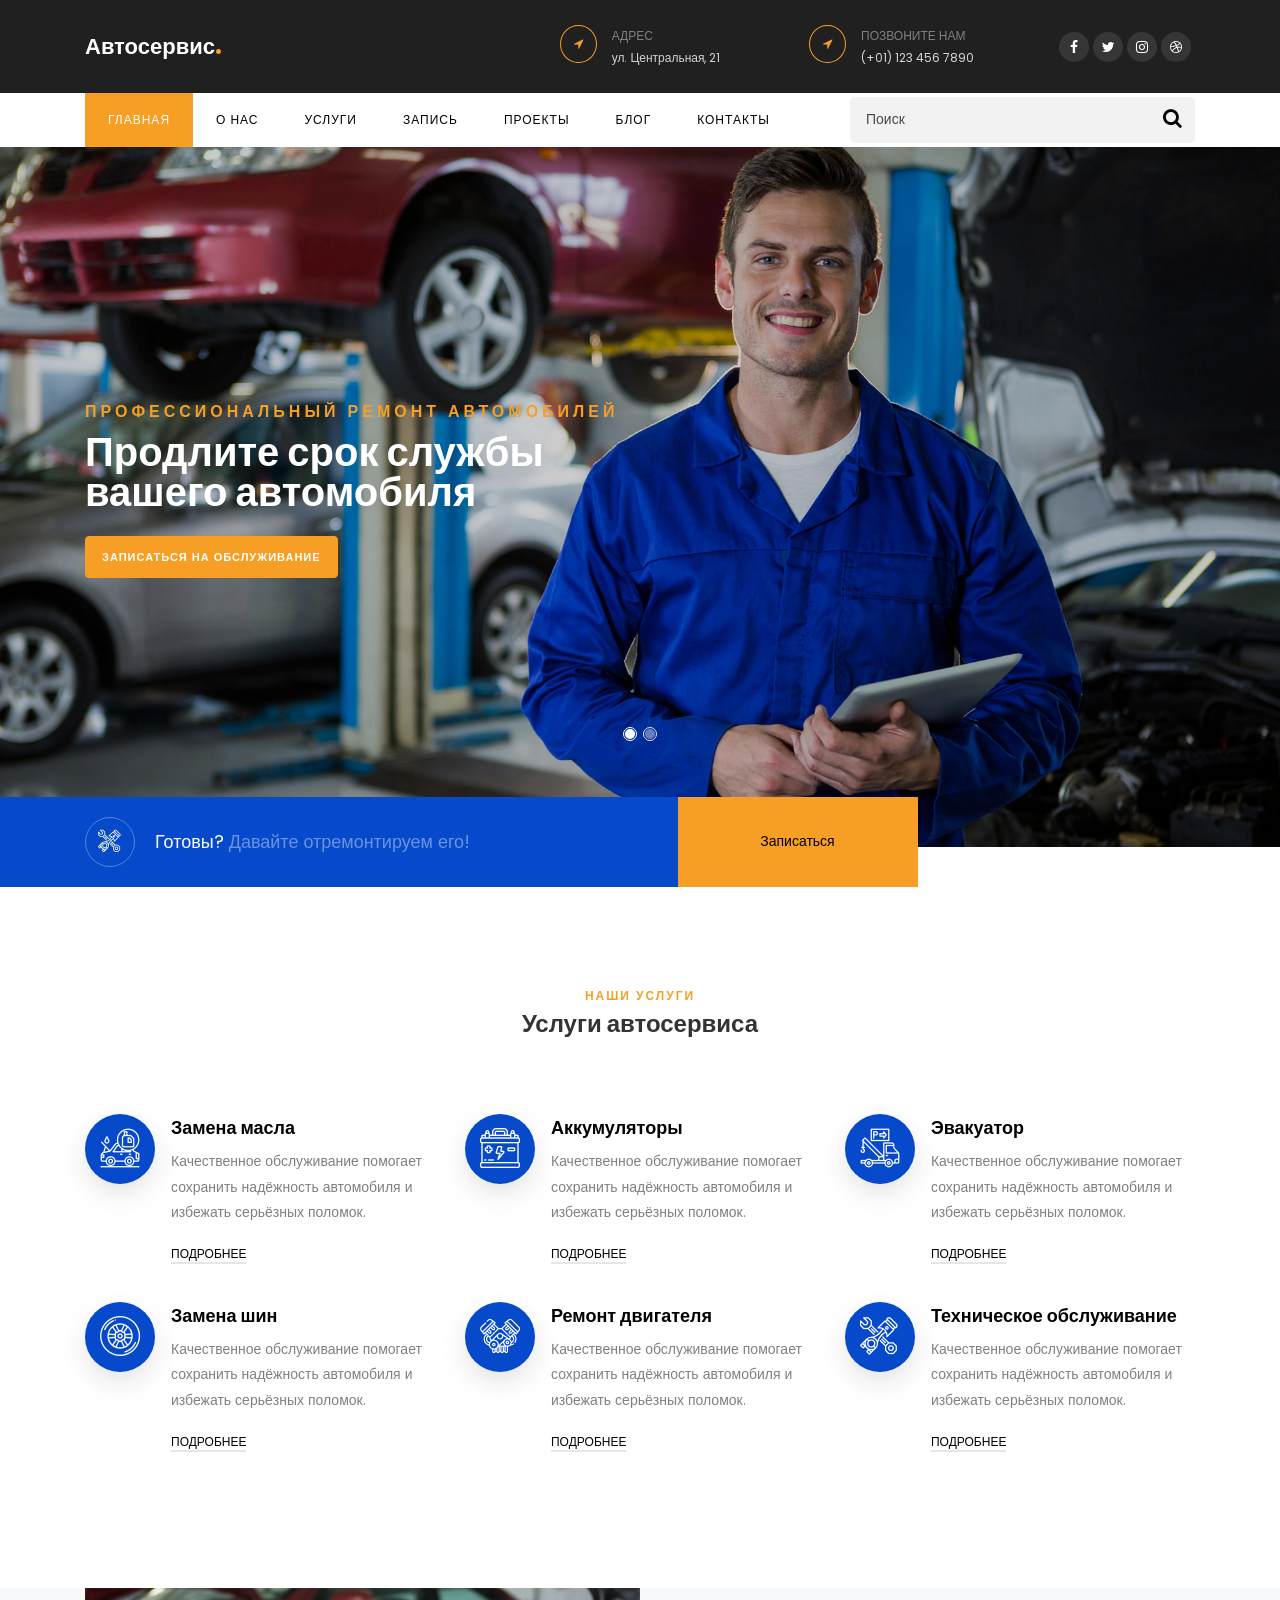
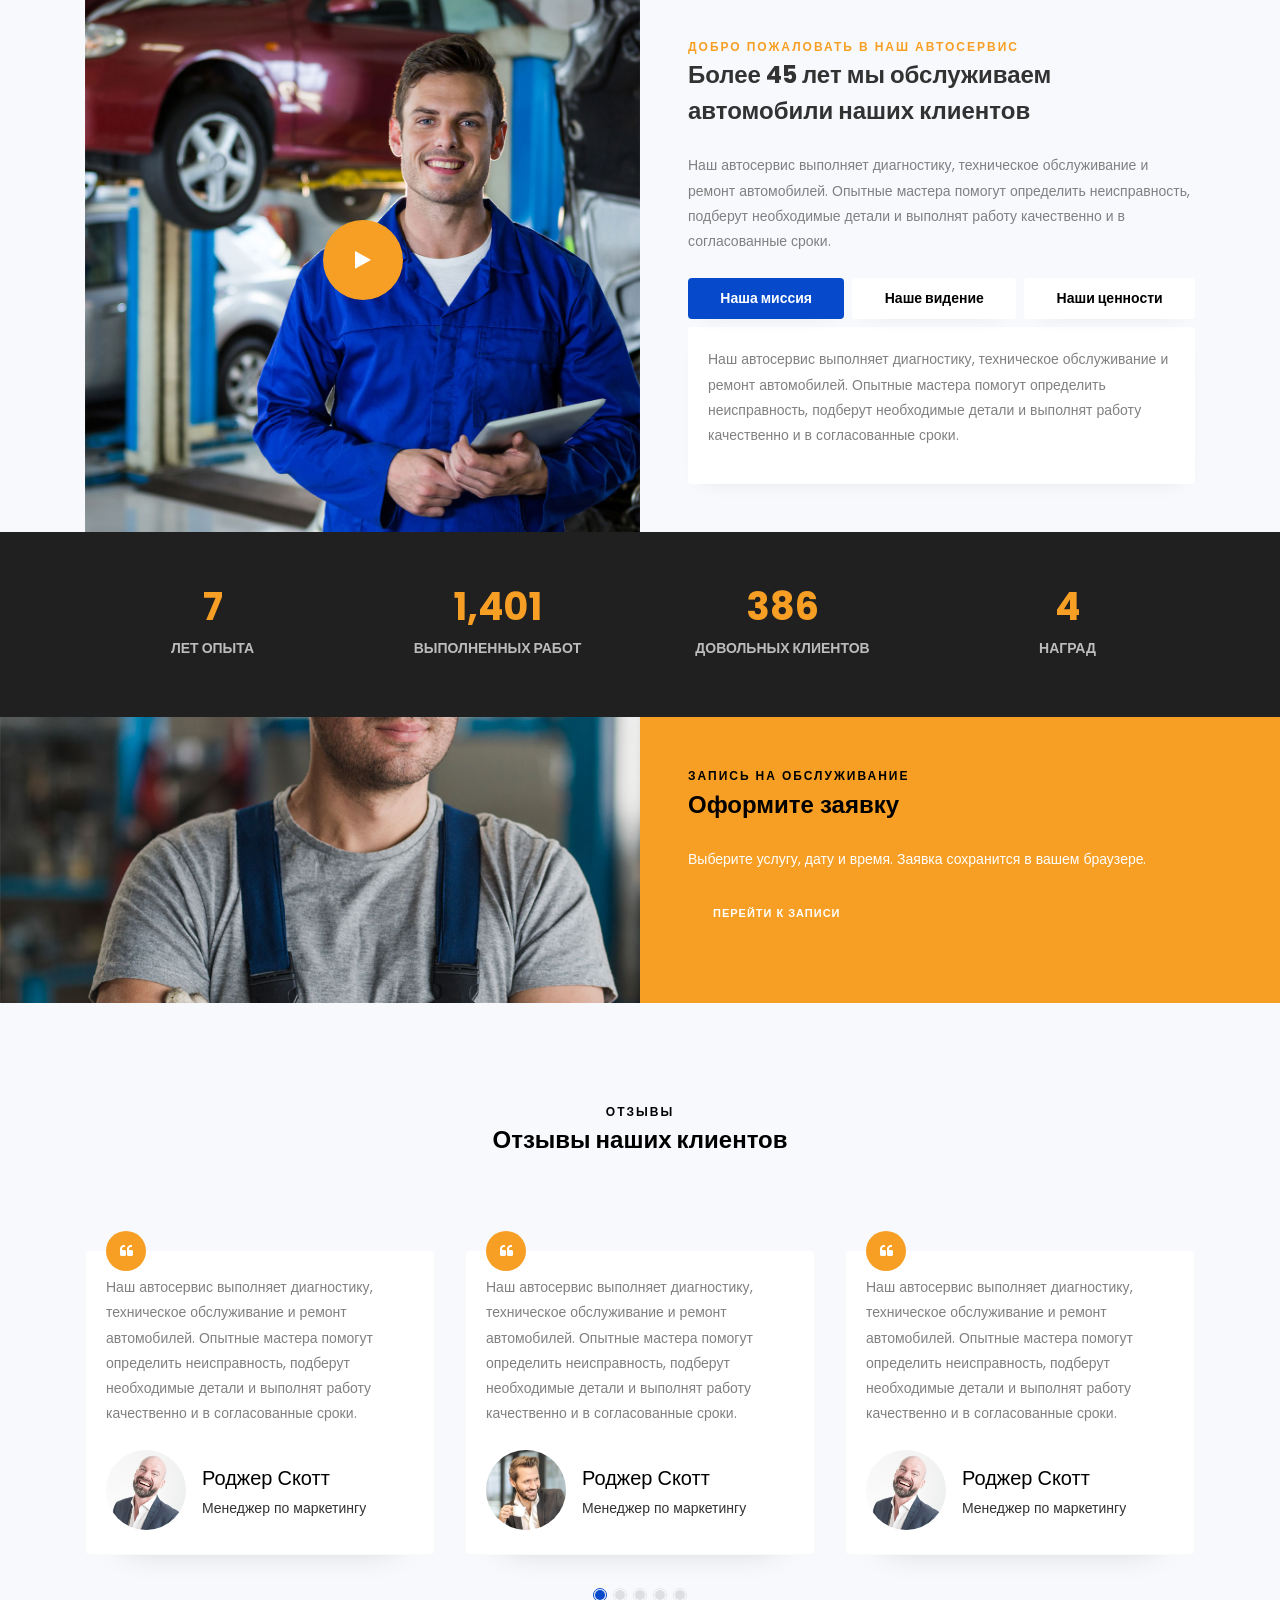
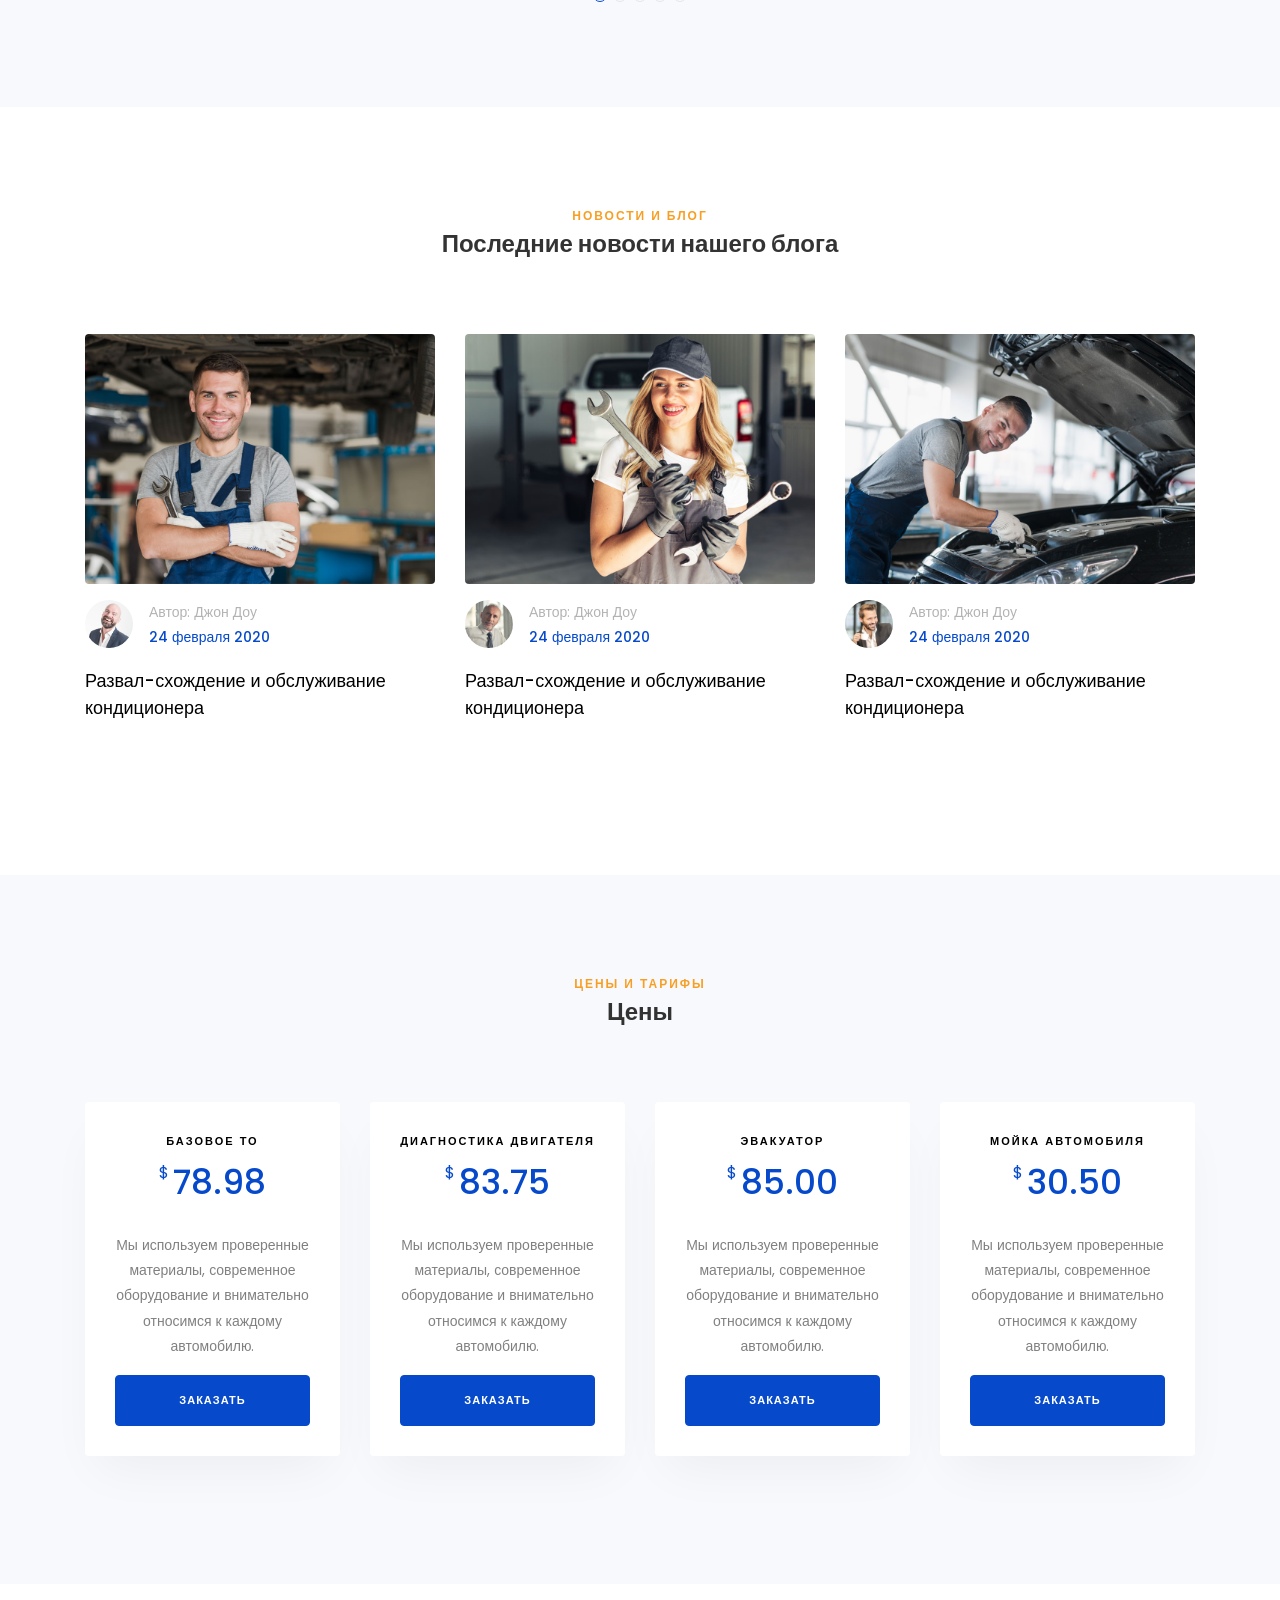
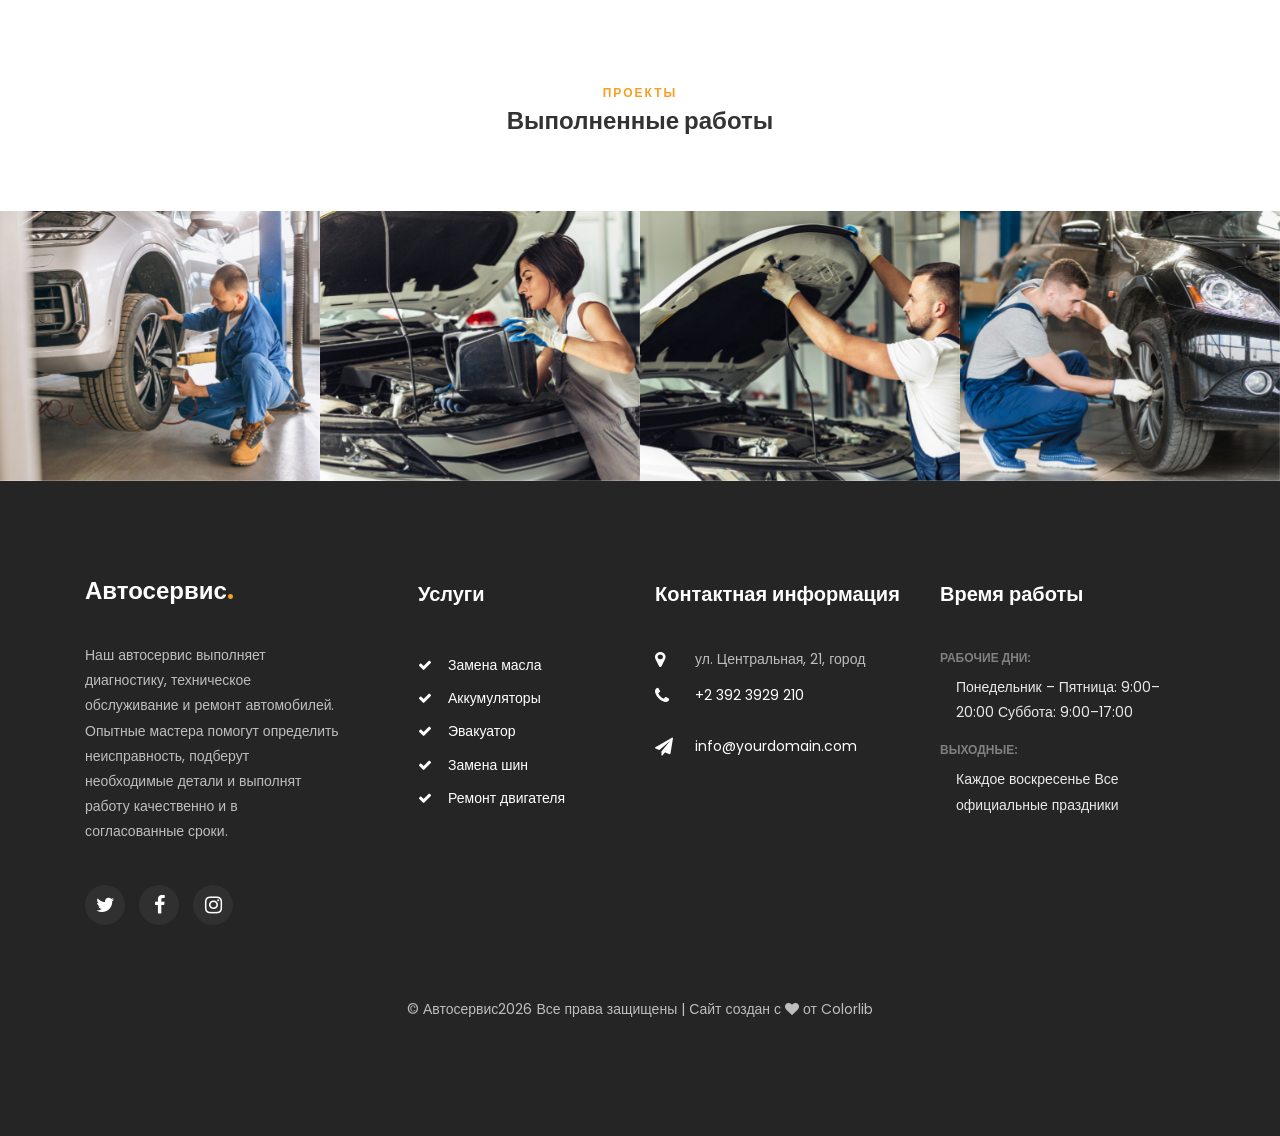
<file: index.html>
<!DOCTYPE html>

<html lang="ru">
<head>
<title>Автосервис — ремонт и обслуживание автомобилей</title>
<meta charset="utf-8"/>
<meta content="width=device-width, initial-scale=1, shrink-to-fit=no" name="viewport"/>
<link href="https://fonts.googleapis.com/css?family=Poppins:300,400,500,600,700,800,900&amp;display=swap" rel="stylesheet"/>
<link href="https://stackpath.bootstrapcdn.com/font-awesome/4.7.0/css/font-awesome.min.css" rel="stylesheet"/>
<link href="css/animate.css" rel="stylesheet"/>
<link href="css/owl.carousel.min.css" rel="stylesheet"/>
<link href="css/owl.theme.default.min.css" rel="stylesheet"/>
<link href="css/magnific-popup.css" rel="stylesheet"/>
<link href="css/bootstrap-datepicker.css" rel="stylesheet"/>
<link href="css/jquery.timepicker.css" rel="stylesheet"/>
<link href="css/flaticon.css" rel="stylesheet"/>
<link href="css/style.css" rel="stylesheet"/>
</head>
<body>
<div class="wrap">
<div class="container">
<div class="row justify-content-between">
<div class="col-md-3 d-flex align-items-center">
<a class="navbar-brand" href="index.html">Автосервис<span>.</span></a>
</div>
<div class="col-md-7">
<div class="row">
<div class="col">
<div class="top-wrap d-flex">
<div class="icon d-flex align-items-center justify-content-center"><span class="fa fa-location-arrow"></span></div>
<div class="text"><span>Адрес</span><span>ул. Центральная, 21</span></div>
</div>
</div>
<div class="col">
<div class="top-wrap d-flex">
<div class="icon d-flex align-items-center justify-content-center"><span class="fa fa-location-arrow"></span></div>
<div class="text"><span>Позвоните нам</span><span>(+01) 123 456 7890</span></div>
</div>
</div>
<div class="col-md-3 d-flex justify-content-end align-items-center">
<div class="social-media">
<p class="mb-0 d-flex">
<a class="d-flex align-items-center justify-content-center" href="#"><span class="fa fa-facebook"><i class="sr-only">Facebook</i></span></a>
<a class="d-flex align-items-center justify-content-center" href="#"><span class="fa fa-twitter"><i class="sr-only">Twitter</i></span></a>
<a class="d-flex align-items-center justify-content-center" href="#"><span class="fa fa-instagram"><i class="sr-only">Instagram</i></span></a>
<a class="d-flex align-items-center justify-content-center" href="#"><span class="fa fa-dribbble"><i class="sr-only">Dribbble</i></span></a>
</p>
</div>
</div>
</div>
</div>
</div>
</div>
</div>
<nav class="navbar navbar-expand-lg navbar-dark ftco_navbar bg-dark ftco-navbar-light" id="ftco-navbar">
<div class="container">
<button aria-controls="ftco-nav" aria-expanded="false" aria-label="Toggle navigation" class="navbar-toggler" data-target="#ftco-nav" data-toggle="collapse" type="button">
<span class="fa fa-bars"></span> Меню
	      </button>
<form action="#" class="searchform order-lg-last">
<div class="form-group d-flex">
<input class="form-control pl-3" placeholder="Поиск" type="text"/>
<button class="form-control search" placeholder="" type="submit"><span class="fa fa-search"></span></button>
</div>
</form>
<div class="collapse navbar-collapse" id="ftco-nav">
<ul class="navbar-nav mr-auto">
<li class="nav-item active"><a class="nav-link" href="index.html">Главная</a></li>
<li class="nav-item"><a class="nav-link" href="about.html">О нас</a></li>
<li class="nav-item"><a class="nav-link" href="services.html">Услуги</a></li>
<li class="nav-item"><a class="nav-link" href="booking.html">Запись</a></li>
<li class="nav-item"><a class="nav-link" href="project.html">Проекты</a></li>
<li class="nav-item"><a class="nav-link" href="blog.html">Блог</a></li>
<li class="nav-item"><a class="nav-link" href="contact.html">Контакты</a></li>
</ul>
</div>
</div>
</nav>
<!-- END nav -->
<div class="hero-wrap">
<div class="home-slider owl-carousel">
<div class="slider-item" style="background-image:url(images/bg_1.jpg);">
<div class="overlay"></div>
<div class="container">
<div class="row no-gutters slider-text align-items-center justify-content-start">
<div class="col-md-6 ftco-animate">
<div class="text w-100">
<h2>Профессиональный ремонт автомобилей</h2>
<h1 class="mb-4">Продлите срок службы вашего автомобиля</h1>
<p><a class="btn btn-primary" href="booking.html">Записаться на обслуживание</a></p>
</div>
</div>
</div>
</div>
</div>
<div class="slider-item" style="background-image:url(images/bg_2.jpg);">
<div class="overlay"></div>
<div class="container">
<div class="row no-gutters slider-text align-items-center justify-content-start">
<div class="col-md-6 ftco-animate">
<div class="text w-100">
<h2>Мы заботимся о вашем автомобиле</h2>
<h1 class="mb-4">Пора позаботиться о вашем автомобиле</h1>
<p><a class="btn btn-primary" href="booking.html">Записаться на обслуживание</a></p>
</div>
</div>
</div>
</div>
</div>
</div>
</div>
<section class="intro">
<div class="container intro-wrap">
<div class="row no-gutters">
<div class="col-md-12 col-lg-9 bg-intro d-sm-flex align-items-center align-items-stretch">
<div class="intro-box d-flex align-items-center">
<div class="icon d-flex align-items-center justify-content-center">
<i class="flaticon-repair"></i>
</div>
<h2 class="mb-0">Готовы? <span>Давайте отремонтируем его!</span></h2>
</div>
<a class="bg-primary btn-custom d-flex align-items-center" href="booking.html"><span>Записаться</span></a>
</div>
</div>
</div>
</section>
<section class="ftco-section">
<div class="container">
<div class="row justify-content-center pb-5 mb-3">
<div class="col-md-7 heading-section text-center ftco-animate">
<span class="subheading">Наши услуги</span>
<h2>Услуги автосервиса</h2>
</div>
</div>
<div class="row">
<div class="col-md-4 services ftco-animate">
<div class="d-block d-flex">
<div class="icon d-flex justify-content-center align-items-center">
<span class="flaticon-car-service"></span>
</div>
<div class="media-body pl-3">
<h3 class="heading">Замена масла</h3>
<p>Качественное обслуживание помогает сохранить надёжность автомобиля и избежать серьёзных поломок.</p>
<p><a class="btn-custom" href="#">Подробнее</a></p>
</div>
</div>
<div class="d-block d-flex">
<div class="icon d-flex justify-content-center align-items-center">
<span class="flaticon-tyre"></span>
</div>
<div class="media-body pl-3">
<h3 class="heading">Замена шин</h3>
<p>Качественное обслуживание помогает сохранить надёжность автомобиля и избежать серьёзных поломок.</p>
<p><a class="btn-custom" href="#">Подробнее</a></p>
</div>
</div>
</div>
<div class="col-md-4 services ftco-animate">
<div class="d-block d-flex">
<div class="icon d-flex justify-content-center align-items-center">
<span class="flaticon-battery"></span>
</div>
<div class="media-body pl-3">
<h3 class="heading">Аккумуляторы</h3>
<p>Качественное обслуживание помогает сохранить надёжность автомобиля и избежать серьёзных поломок.</p>
<p><a class="btn-custom" href="#">Подробнее</a></p>
</div>
</div>
<div class="d-block d-flex">
<div class="icon d-flex justify-content-center align-items-center">
<span class="flaticon-car-engine"></span>
</div>
<div class="media-body pl-3">
<h3 class="heading">Ремонт двигателя</h3>
<p>Качественное обслуживание помогает сохранить надёжность автомобиля и избежать серьёзных поломок.</p>
<p><a class="btn-custom" href="#">Подробнее</a></p>
</div>
</div>
</div>
<div class="col-md-4 services ftco-animate">
<div class="d-block d-flex">
<div class="icon d-flex justify-content-center align-items-center">
<span class="flaticon-tow-truck"></span>
</div>
<div class="media-body pl-3">
<h3 class="heading">Эвакуатор</h3>
<p>Качественное обслуживание помогает сохранить надёжность автомобиля и избежать серьёзных поломок.</p>
<p><a class="btn-custom" href="#">Подробнее</a></p>
</div>
</div>
<div class="d-block d-flex">
<div class="icon d-flex justify-content-center align-items-center">
<span class="flaticon-repair"></span>
</div>
<div class="media-body pl-3">
<h3 class="heading">Техническое обслуживание</h3>
<p>Качественное обслуживание помогает сохранить надёжность автомобиля и избежать серьёзных поломок.</p>
<p><a class="btn-custom" href="#">Подробнее</a></p>
</div>
</div>
</div>
</div>
</div>
</section>
<section class="ftco-section ftco-no-pt ftco-no-pb bg-light">
<div class="container">
<div class="row d-flex no-gutters">
<div class="col-md-6 d-flex">
<div class="img img-video d-flex align-self-stretch align-items-center justify-content-center mb-4 mb-sm-0" style="background-image:url(images/about.jpg);">
<a class="icon-video popup-vimeo d-flex justify-content-center align-items-center" href="https://vimeo.com/45830194">
<span class="fa fa-play"></span>
</a>
</div>
</div>
<div class="col-md-6 pl-md-5">
<div class="row justify-content-start py-5">
<div class="col-md-12 heading-section ftco-animate">
<span class="subheading">Добро пожаловать в наш автосервис</span>
<h2 class="mb-4">Более 45 лет мы обслуживаем автомобили наших клиентов</h2>
<p>Наш автосервис выполняет диагностику, техническое обслуживание и ремонт автомобилей. Опытные мастера помогут определить неисправность, подберут необходимые детали и выполнят работу качественно и в согласованные сроки.
</p>
<div class="tabulation-2 mt-4">
<ul class="nav nav-pills nav-fill d-md-flex d-block">
<li class="nav-item mb-md-0 mb-2">
<a class="nav-link active py-2" data-toggle="tab" href="#home1">Наша миссия</a>
</li>
<li class="nav-item px-lg-2 mb-md-0 mb-2">
<a class="nav-link py-2" data-toggle="tab" href="#home2">Наше видение</a>
</li>
<li class="nav-item">
<a class="nav-link py-2 mb-md-0 mb-2" data-toggle="tab" href="#home3">Наши ценности</a>
</li>
</ul>
<div class="tab-content rounded mt-2">
<div class="tab-pane container p-0 active" id="home1">
<p>Наш автосервис выполняет диагностику, техническое обслуживание и ремонт автомобилей. Опытные мастера помогут определить неисправность, подберут необходимые детали и выполнят работу качественно и в согласованные сроки.</p>
</div>
<div class="tab-pane container p-0 fade" id="home2">
<p>Наш автосервис выполняет диагностику, техническое обслуживание и ремонт автомобилей. Опытные мастера помогут определить неисправность, подберут необходимые детали и выполнят работу качественно и в согласованные сроки.</p>
</div>
<div class="tab-pane container p-0 fade" id="home3">
<p>Наш автосервис выполняет диагностику, техническое обслуживание и ремонт автомобилей. Опытные мастера помогут определить неисправность, подберут необходимые детали и выполнят работу качественно и в согласованные сроки.</p>
</div>
</div>
</div>
</div>
</div>
</div>
</div>
</div>
</section>
<section class="ftco-counter" id="section-counter">
<div class="container">
<div class="row">
<div class="col-md-6 col-lg-3 d-flex justify-content-center counter-wrap ftco-animate">
<div class="block-18 text-center">
<div class="text">
<strong class="number" data-number="45">0</strong>
</div>
<div class="text">
<span>Лет опыта</span>
</div>
</div>
</div>
<div class="col-md-6 col-lg-3 d-flex justify-content-center counter-wrap ftco-animate">
<div class="block-18 text-center">
<div class="text">
<strong class="number" data-number="8500">0</strong>
</div>
<div class="text">
<span>Выполненных работ</span>
</div>
</div>
</div>
<div class="col-md-6 col-lg-3 d-flex justify-content-center counter-wrap ftco-animate">
<div class="block-18 text-center">
<div class="text">
<strong class="number" data-number="2342">0</strong>
</div>
<div class="text">
<span>Довольных клиентов</span>
</div>
</div>
</div>
<div class="col-md-6 col-lg-3 d-flex justify-content-center counter-wrap ftco-animate">
<div class="block-18 text-center">
<div class="text">
<strong class="number" data-number="30">0</strong>
</div>
<div class="text">
<span>Наград</span>
</div>
</div>
</div>
</div>
</div>
</section>
<section class="ftco-appointment ftco-section ftco-no-pt ftco-no-pb img" style="background-image: url(images/bg_3.jpg);">
<div class="overlay"></div>
<div class="container">
<div class="row d-md-flex justify-content-end">
<div class="col-md-12 col-lg-6 half p-3 py-5 pl-lg-5 ftco-animate heading-section heading-section-white">
<span class="subheading">Запись на обслуживание</span>
<h2 class="mb-4">Оформите заявку</h2>
<p class="text-white">Выберите услугу, дату и время. Заявка сохранится в вашем браузере.</p>
<p><a class="btn btn-primary py-3 px-4" href="booking.html">Перейти к записи</a></p>
</div>
</div>
</div>
</section>
<section class="ftco-section testimony-section bg-light">
<div class="container">
<div class="row justify-content-center pb-5 mb-3">
<div class="col-md-7 heading-section heading-section-white text-center ftco-animate">
<span class="subheading">Отзывы</span>
<h2>Отзывы наших клиентов</h2>
</div>
</div>
<div class="row ftco-animate">
<div class="col-md-12">
<div class="carousel-testimony owl-carousel ftco-owl">
<div class="item">
<div class="testimony-wrap py-4">
<div class="icon d-flex align-items-center justify-content-center"><span class="fa fa-quote-left"></span></div>
<div class="text">
<p class="mb-4">Наш автосервис выполняет диагностику, техническое обслуживание и ремонт автомобилей. Опытные мастера помогут определить неисправность, подберут необходимые детали и выполнят работу качественно и в согласованные сроки.</p>
<div class="d-flex align-items-center">
<div class="user-img" style="background-image: url(images/person_1.jpg)"></div>
<div class="pl-3">
<p class="name">Роджер Скотт</p>
<span class="position">Менеджер по маркетингу</span>
</div>
</div>
</div>
</div>
</div>
<div class="item">
<div class="testimony-wrap py-4">
<div class="icon d-flex align-items-center justify-content-center"><span class="fa fa-quote-left"></span></div>
<div class="text">
<p class="mb-4">Наш автосервис выполняет диагностику, техническое обслуживание и ремонт автомобилей. Опытные мастера помогут определить неисправность, подберут необходимые детали и выполнят работу качественно и в согласованные сроки.</p>
<div class="d-flex align-items-center">
<div class="user-img" style="background-image: url(images/person_2.jpg)"></div>
<div class="pl-3">
<p class="name">Роджер Скотт</p>
<span class="position">Менеджер по маркетингу</span>
</div>
</div>
</div>
</div>
</div>
<div class="item">
<div class="testimony-wrap py-4">
<div class="icon d-flex align-items-center justify-content-center"><span class="fa fa-quote-left"></span></div>
<div class="text">
<p class="mb-4">Наш автосервис выполняет диагностику, техническое обслуживание и ремонт автомобилей. Опытные мастера помогут определить неисправность, подберут необходимые детали и выполнят работу качественно и в согласованные сроки.</p>
<div class="d-flex align-items-center">
<div class="user-img" style="background-image: url(images/person_3.jpg)"></div>
<div class="pl-3">
<p class="name">Роджер Скотт</p>
<span class="position">Менеджер по маркетингу</span>
</div>
</div>
</div>
</div>
</div>
<div class="item">
<div class="testimony-wrap py-4">
<div class="icon d-flex align-items-center justify-content-center"><span class="fa fa-quote-left"></span></div>
<div class="text">
<p class="mb-4">Наш автосервис выполняет диагностику, техническое обслуживание и ремонт автомобилей. Опытные мастера помогут определить неисправность, подберут необходимые детали и выполнят работу качественно и в согласованные сроки.</p>
<div class="d-flex align-items-center">
<div class="user-img" style="background-image: url(images/person_1.jpg)"></div>
<div class="pl-3">
<p class="name">Роджер Скотт</p>
<span class="position">Менеджер по маркетингу</span>
</div>
</div>
</div>
</div>
</div>
<div class="item">
<div class="testimony-wrap py-4">
<div class="icon d-flex align-items-center justify-content-center"><span class="fa fa-quote-left"></span></div>
<div class="text">
<p class="mb-4">Наш автосервис выполняет диагностику, техническое обслуживание и ремонт автомобилей. Опытные мастера помогут определить неисправность, подберут необходимые детали и выполнят работу качественно и в согласованные сроки.</p>
<div class="d-flex align-items-center">
<div class="user-img" style="background-image: url(images/person_2.jpg)"></div>
<div class="pl-3">
<p class="name">Роджер Скотт</p>
<span class="position">Менеджер по маркетингу</span>
</div>
</div>
</div>
</div>
</div>
</div>
</div>
</div>
</div>
</section>
<section class="ftco-section">
<div class="container">
<div class="row justify-content-center pb-5 mb-3">
<div class="col-md-7 heading-section text-center ftco-animate">
<span class="subheading">Новости и блог</span>
<h2>Последние новости нашего блога</h2>
</div>
</div>
<div class="row d-flex">
<div class="col-md-4 d-flex ftco-animate">
<div class="blog-entry align-self-stretch">
<a class="block-20 rounded" href="blog-single.html" style="background-image: url('images/image_1.jpg');">
</a>
<div class="text mt-3">
<div class="posted mb-3 d-flex">
<div class="img author" style="background-image: url(images/person_2.jpg);"></div>
<div class="desc pl-3">
<span>Автор: Джон Доу</span>
<span>24 февраля 2020</span>
</div>
</div>
<h3 class="heading"><a href="#">Развал-схождение и обслуживание кондиционера</a></h3>
</div>
</div>
</div>
<div class="col-md-4 d-flex ftco-animate">
<div class="blog-entry align-self-stretch">
<a class="block-20 rounded" href="blog-single.html" style="background-image: url('images/image_2.jpg');">
</a>
<div class="text mt-3">
<div class="posted mb-3 d-flex">
<div class="img author" style="background-image: url(images/person_3.jpg);"></div>
<div class="desc pl-3">
<span>Автор: Джон Доу</span>
<span>24 февраля 2020</span>
</div>
</div>
<h3 class="heading"><a href="#">Развал-схождение и обслуживание кондиционера</a></h3>
</div>
</div>
</div>
<div class="col-md-4 d-flex ftco-animate">
<div class="blog-entry align-self-stretch">
<a class="block-20 rounded" href="blog-single.html" style="background-image: url('images/image_3.jpg');">
</a>
<div class="text mt-3">
<div class="posted mb-3 d-flex">
<div class="img author" style="background-image: url(images/person_1.jpg);"></div>
<div class="desc pl-3">
<span>Автор: Джон Доу</span>
<span>24 февраля 2020</span>
</div>
</div>
<h3 class="heading"><a href="#">Развал-схождение и обслуживание кондиционера</a></h3>
</div>
</div>
</div>
</div>
</div>
</section>
<section class="ftco-section bg-light">
<div class="container">
<div class="row justify-content-center pb-5 mb-3">
<div class="col-md-7 heading-section text-center ftco-animate">
<span class="subheading">Цены и тарифы</span>
<h2>Цены</h2>
</div>
</div>
<div class="row">
<div class="col-md-6 col-lg-3 ftco-animate">
<div class="block-7">
<div class="text-center">
<span class="excerpt d-block">Базовое ТО</span>
<span class="price"><sup>$</sup> <span class="number">78.98</span></span>
<div class="pricing-text">
<p>Мы используем проверенные материалы, современное оборудование и внимательно относимся к каждому автомобилю.</p>
</div>
<a class="btn btn-secondary d-block px-2 py-3" href="#">Заказать</a>
</div>
</div>
</div>
<div class="col-md-6 col-lg-3 ftco-animate">
<div class="block-7">
<div class="text-center">
<span class="excerpt d-block">Диагностика двигателя</span>
<span class="price"><sup>$</sup> <span class="number">83.75</span></span>
<div class="pricing-text">
<p>Мы используем проверенные материалы, современное оборудование и внимательно относимся к каждому автомобилю.</p>
</div>
<a class="btn btn-secondary d-block px-2 py-3" href="#">Заказать</a>
</div>
</div>
</div>
<div class="col-md-6 col-lg-3 ftco-animate">
<div class="block-7">
<div class="text-center">
<span class="excerpt d-block">Эвакуатор</span>
<span class="price"><sup>$</sup> <span class="number">85.00</span></span>
<div class="pricing-text">
<p>Мы используем проверенные материалы, современное оборудование и внимательно относимся к каждому автомобилю.</p>
</div>
<a class="btn btn-secondary d-block px-2 py-3" href="#">Заказать</a>
</div>
</div>
</div>
<div class="col-md-6 col-lg-3 ftco-animate">
<div class="block-7">
<div class="text-center">
<span class="excerpt d-block">Мойка автомобиля</span>
<span class="price"><sup>$</sup> <span class="number">30.50</span></span>
<div class="pricing-text">
<p>Мы используем проверенные материалы, современное оборудование и внимательно относимся к каждому автомобилю.</p>
</div>
<a class="btn btn-secondary d-block px-2 py-3" href="#">Заказать</a>
</div>
</div>
</div>
</div>
</div>
</section>
<section class="ftco-section ftco-no-pb">
<div class="container">
<div class="row justify-content-center pb-5 mb-3">
<div class="col-md-7 heading-section text-center ftco-animate">
<span class="subheading">Проекты</span>
<h2>Выполненные работы</h2>
</div>
</div>
</div>
<div class="container-fluid px-md-0">
<div class="row no-gutters">
<div class="col-md-3 ftco-animate">
<div class="work img d-flex align-items-end" style="background-image: url(images/work-1.jpg);">
<a class="icon image-popup d-flex justify-content-center align-items-center" href="images/work-1.jpg">
<span class="fa fa-expand"></span>
</a>
<div class="desc w-100 px-4">
<div class="text w-100 mb-3">
<span>Двигатель</span>
<h2><a href="project.html">Диагностика двигателя завершена</a></h2>
</div>
</div>
</div>
</div>
<div class="col-md-3 ftco-animate">
<div class="work img d-flex align-items-end" style="background-image: url(images/work-2.jpg);">
<a class="icon image-popup d-flex justify-content-center align-items-center" href="images/work-2.jpg">
<span class="fa fa-expand"></span>
</a>
<div class="desc w-100 px-4">
<div class="text w-100 mb-3">
<span>Замена масла</span>
<h2><a href="project.html">Замена масла выполнена</a></h2>
</div>
</div>
</div>
</div>
<div class="col-md-3 ftco-animate">
<div class="work img d-flex align-items-end" style="background-image: url(images/work-3.jpg);">
<a class="icon image-popup d-flex justify-content-center align-items-center" href="images/work-3.jpg">
<span class="fa fa-expand"></span>
</a>
<div class="desc w-100 px-4">
<div class="text w-100 mb-3">
<span>Двигатель</span>
<h2><a href="project.html">Диагностика двигателя</a></h2>
</div>
</div>
</div>
</div>
<div class="col-md-3 ftco-animate">
<div class="work img d-flex align-items-end" style="background-image: url(images/work-4.jpg);">
<a class="icon image-popup d-flex justify-content-center align-items-center" href="images/work-4.jpg">
<span class="fa fa-expand"></span>
</a>
<div class="desc w-100 px-4">
<div class="text w-100 mb-3">
<span>Шины</span>
<h2><a href="project.html">Замена шин</a></h2>
</div>
</div>
</div>
</div>
</div>
</div>
</section>
<footer class="footer ftco-section">
<div class="container">
<div class="row mb-5">
<div class="col-md-6 col-lg">
<div class="ftco-footer-widget mb-4">
<h2 class="logo"><a href="#">Автосервис<span>.</span></a></h2>
<p>Наш автосервис выполняет диагностику, техническое обслуживание и ремонт автомобилей. Опытные мастера помогут определить неисправность, подберут необходимые детали и выполнят работу качественно и в согласованные сроки.</p>
<ul class="ftco-footer-social list-unstyled float-md-left float-lft mt-4">
<li class="ftco-animate"><a href="#"><span class="fa fa-twitter"></span></a></li>
<li class="ftco-animate"><a href="#"><span class="fa fa-facebook"></span></a></li>
<li class="ftco-animate"><a href="#"><span class="fa fa-instagram"></span></a></li>
</ul>
</div>
</div>
<div class="col-md-6 col-lg">
<div class="ftco-footer-widget mb-4 ml-md-5">
<h2 class="ftco-heading-2">Услуги</h2>
<ul class="list-unstyled">
<li><a class="py-1 d-block" href="#"><span class="fa fa-check mr-3"></span>Замена масла</a></li>
<li><a class="py-1 d-block" href="#"><span class="fa fa-check mr-3"></span>Аккумуляторы</a></li>
<li><a class="py-1 d-block" href="#"><span class="fa fa-check mr-3"></span>Эвакуатор</a></li>
<li><a class="py-1 d-block" href="#"><span class="fa fa-check mr-3"></span>Замена шин</a></li>
<li><a class="py-1 d-block" href="#"><span class="fa fa-check mr-3"></span>Ремонт двигателя</a></li>
</ul>
</div>
</div>
<div class="col-md-6 col-lg">
<div class="ftco-footer-widget mb-4">
<h2 class="ftco-heading-2">Контактная информация</h2>
<div class="block-23 mb-3">
<ul>
<li><span class="icon fa fa-map-marker"></span><span class="text">ул. Центральная, 21, город</span></li>
<li><a href="#"><span class="icon fa fa-phone"></span><span class="text">+2 392 3929 210</span></a></li>
<li><a href="#"><span class="icon fa fa-paper-plane"></span><span class="text">info@yourdomain.com</span></a></li>
</ul>
</div>
</div>
</div>
<div class="col-md-6 col-lg">
<div class="ftco-footer-widget mb-4">
<h2 class="ftco-heading-2">Время работы</h2>
<div class="opening-hours">
<h4>Рабочие дни:</h4>
<p class="pl-3">
<span>Понедельник – Пятница: 9:00–20:00</span>
<span>Суббота: 9:00–17:00</span>
</p>
<h4>Выходные:</h4>
<p class="pl-3">
<span>Каждое воскресенье</span>
<span>Все официальные праздники</span>
</p>
</div>
</div>
</div>
</div>
<div class="row">
<div class="col-md-12 text-center">
<p><!-- Link back to Colorlib can't be removed. Template is licensed under CC BY 3.0. -->
  © Автосервис<script>document.write(new Date().getFullYear());</script> Все права защищены | Сайт создан с <i aria-hidden="true" class="fa fa-heart"></i> от <a href="https://colorlib.com" target="_blank">Colorlib</a>
<!-- Link back to Colorlib can't be removed. Template is licensed under CC BY 3.0. --></p>
</div>
</div>
</div>
</footer>
<!-- loader -->
<div class="show fullscreen" id="ftco-loader"><svg class="circular" height="48px" width="48px"><circle class="path-bg" cx="24" cy="24" fill="none" r="22" stroke="#eeeeee" stroke-width="4"></circle><circle class="path" cx="24" cy="24" fill="none" r="22" stroke="#F96D00" stroke-miterlimit="10" stroke-width="4"></circle></svg></div>
<script src="js/jquery.min.js"></script>
<script src="js/jquery-migrate-3.0.1.min.js"></script>
<script src="js/popper.min.js"></script>
<script src="js/bootstrap.min.js"></script>
<script src="js/jquery.easing.1.3.js"></script>
<script src="js/jquery.waypoints.min.js"></script>
<script src="js/jquery.stellar.min.js"></script>
<script src="js/jquery.animateNumber.min.js"></script>
<script src="js/bootstrap-datepicker.js"></script>
<script src="js/jquery.timepicker.min.js"></script>
<script src="js/owl.carousel.min.js"></script>
<script src="js/jquery.magnific-popup.min.js"></script>
<script src="js/scrollax.min.js"></script>
<script src="js/main.js"></script>
</body>
</html>
</file>
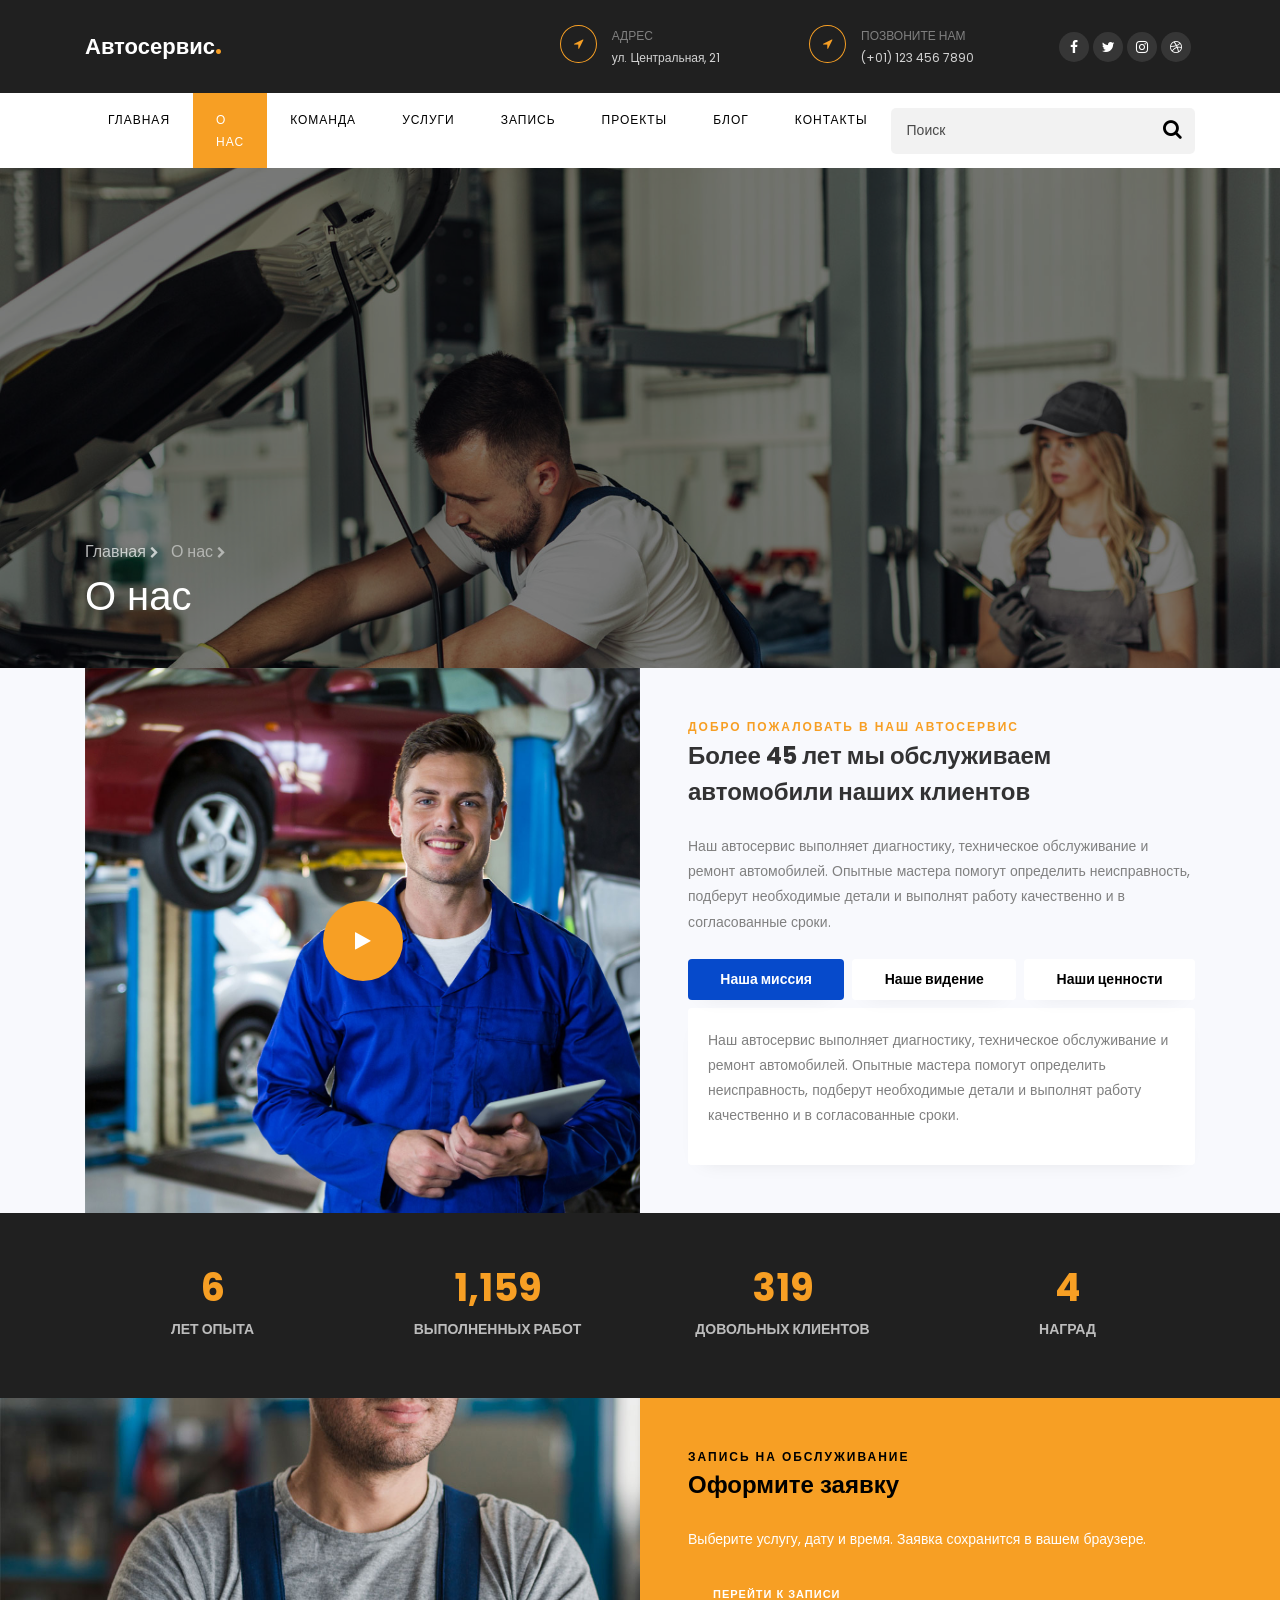
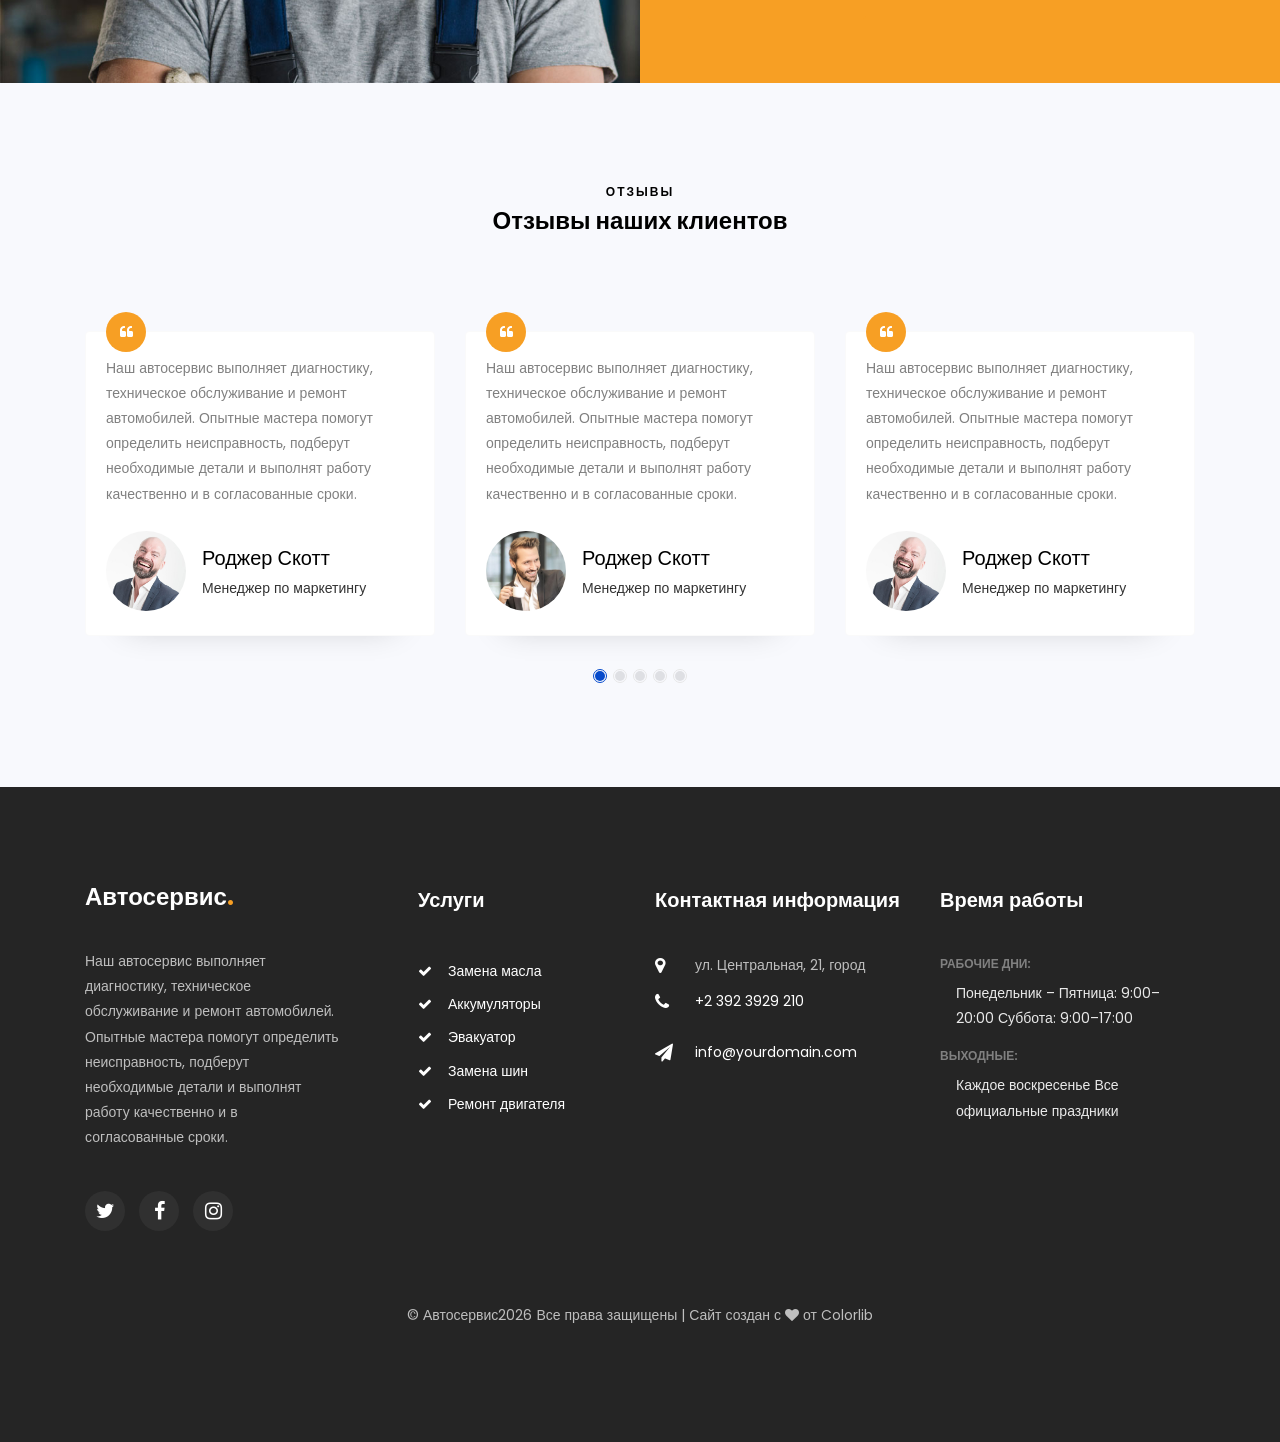
<file: about.html>
<!DOCTYPE html>

<html lang="ru">
<head>
<title>Автосервис — ремонт и обслуживание автомобилей</title>
<meta charset="utf-8"/>
<meta content="width=device-width, initial-scale=1, shrink-to-fit=no" name="viewport"/>
<link href="https://fonts.googleapis.com/css?family=Poppins:300,400,500,600,700,800,900&amp;display=swap" rel="stylesheet"/>
<link href="https://stackpath.bootstrapcdn.com/font-awesome/4.7.0/css/font-awesome.min.css" rel="stylesheet"/>
<link href="css/animate.css" rel="stylesheet"/>
<link href="css/owl.carousel.min.css" rel="stylesheet"/>
<link href="css/owl.theme.default.min.css" rel="stylesheet"/>
<link href="css/magnific-popup.css" rel="stylesheet"/>
<link href="css/bootstrap-datepicker.css" rel="stylesheet"/>
<link href="css/jquery.timepicker.css" rel="stylesheet"/>
<link href="css/flaticon.css" rel="stylesheet"/>
<link href="css/style.css" rel="stylesheet"/>
</head>
<body>
<div class="wrap">
<div class="container">
<div class="row justify-content-between">
<div class="col-md-3 d-flex align-items-center">
<a class="navbar-brand" href="index.html">Автосервис<span>.</span></a>
</div>
<div class="col-md-7">
<div class="row">
<div class="col">
<div class="top-wrap d-flex">
<div class="icon d-flex align-items-center justify-content-center"><span class="fa fa-location-arrow"></span></div>
<div class="text"><span>Адрес</span><span>ул. Центральная, 21</span></div>
</div>
</div>
<div class="col">
<div class="top-wrap d-flex">
<div class="icon d-flex align-items-center justify-content-center"><span class="fa fa-location-arrow"></span></div>
<div class="text"><span>Позвоните нам</span><span>(+01) 123 456 7890</span></div>
</div>
</div>
<div class="col-md-3 d-flex justify-content-end align-items-center">
<div class="social-media">
<p class="mb-0 d-flex">
<a class="d-flex align-items-center justify-content-center" href="#"><span class="fa fa-facebook"><i class="sr-only">Facebook</i></span></a>
<a class="d-flex align-items-center justify-content-center" href="#"><span class="fa fa-twitter"><i class="sr-only">Twitter</i></span></a>
<a class="d-flex align-items-center justify-content-center" href="#"><span class="fa fa-instagram"><i class="sr-only">Instagram</i></span></a>
<a class="d-flex align-items-center justify-content-center" href="#"><span class="fa fa-dribbble"><i class="sr-only">Dribbble</i></span></a>
</p>
</div>
</div>
</div>
</div>
</div>
</div>
</div>
<nav class="navbar navbar-expand-lg navbar-dark ftco_navbar bg-dark ftco-navbar-light" id="ftco-navbar">
<div class="container">
<button aria-controls="ftco-nav" aria-expanded="false" aria-label="Toggle navigation" class="navbar-toggler" data-target="#ftco-nav" data-toggle="collapse" type="button">
<span class="fa fa-bars"></span> Меню
	      </button>
<form action="#" class="searchform order-lg-last">
<div class="form-group d-flex">
<input class="form-control pl-3" placeholder="Поиск" type="text"/>
<button class="form-control search" placeholder="" type="submit"><span class="fa fa-search"></span></button>
</div>
</form>
<div class="collapse navbar-collapse" id="ftco-nav">
<ul class="navbar-nav mr-auto">
<li class="nav-item"><a class="nav-link" href="index.html">Главная</a></li>
<li class="nav-item active"><a class="nav-link" href="about.html">О нас</a></li>
<li class="nav-item"><a class="nav-link" href="team.html">Команда</a></li>
<li class="nav-item"><a class="nav-link" href="services.html">Услуги</a></li>
<li class="nav-item"><a class="nav-link" href="booking.html">Запись</a></li>
<li class="nav-item"><a class="nav-link" href="project.html">Проекты</a></li>
<li class="nav-item"><a class="nav-link" href="blog.html">Блог</a></li>
<li class="nav-item"><a class="nav-link" href="contact.html">Контакты</a></li>
</ul>
</div>
</div>
</nav>
<!-- END nav -->
<section class="hero-wrap hero-wrap-2" data-stellar-background-ratio="0.5" style="background-image: url('images/bg_2.jpg');">
<div class="overlay"></div>
<div class="container">
<div class="row no-gutters slider-text align-items-end">
<div class="col-md-9 ftco-animate pb-5">
<p class="breadcrumbs mb-2"><span class="mr-2"><a href="index.html">Главная <i class="fa fa-chevron-right"></i></a></span> <span>О нас <i class="fa fa-chevron-right"></i></span></p>
<h1 class="mb-0 bread">О нас</h1>
</div>
</div>
</div>
</section>
<section class="ftco-section ftco-no-pt ftco-no-pb bg-light">
<div class="container">
<div class="row d-flex no-gutters">
<div class="col-md-6 d-flex">
<div class="img img-video d-flex align-self-stretch align-items-center justify-content-center mb-4 mb-sm-0" style="background-image:url(images/about.jpg);">
<a class="icon-video popup-vimeo d-flex justify-content-center align-items-center" href="https://vimeo.com/45830194">
<span class="fa fa-play"></span>
</a>
</div>
</div>
<div class="col-md-6 pl-md-5">
<div class="row justify-content-start py-5">
<div class="col-md-12 heading-section ftco-animate">
<span class="subheading">Добро пожаловать в наш автосервис</span>
<h2 class="mb-4">Более 45 лет мы обслуживаем автомобили наших клиентов</h2>
<p>Наш автосервис выполняет диагностику, техническое обслуживание и ремонт автомобилей. Опытные мастера помогут определить неисправность, подберут необходимые детали и выполнят работу качественно и в согласованные сроки.
</p>
<div class="tabulation-2 mt-4">
<ul class="nav nav-pills nav-fill d-md-flex d-block">
<li class="nav-item mb-md-0 mb-2">
<a class="nav-link active py-2" data-toggle="tab" href="#home1">Наша миссия</a>
</li>
<li class="nav-item px-lg-2 mb-md-0 mb-2">
<a class="nav-link py-2" data-toggle="tab" href="#home2">Наше видение</a>
</li>
<li class="nav-item">
<a class="nav-link py-2 mb-md-0 mb-2" data-toggle="tab" href="#home3">Наши ценности</a>
</li>
</ul>
<div class="tab-content rounded mt-2">
<div class="tab-pane container p-0 active" id="home1">
<p>Наш автосервис выполняет диагностику, техническое обслуживание и ремонт автомобилей. Опытные мастера помогут определить неисправность, подберут необходимые детали и выполнят работу качественно и в согласованные сроки.</p>
</div>
<div class="tab-pane container p-0 fade" id="home2">
<p>Наш автосервис выполняет диагностику, техническое обслуживание и ремонт автомобилей. Опытные мастера помогут определить неисправность, подберут необходимые детали и выполнят работу качественно и в согласованные сроки.</p>
</div>
<div class="tab-pane container p-0 fade" id="home3">
<p>Наш автосервис выполняет диагностику, техническое обслуживание и ремонт автомобилей. Опытные мастера помогут определить неисправность, подберут необходимые детали и выполнят работу качественно и в согласованные сроки.</p>
</div>
</div>
</div>
</div>
</div>
</div>
</div>
</div>
</section>
<section class="ftco-counter" id="section-counter">
<div class="container">
<div class="row">
<div class="col-md-6 col-lg-3 d-flex justify-content-center counter-wrap ftco-animate">
<div class="block-18 text-center">
<div class="text">
<strong class="number" data-number="45">0</strong>
</div>
<div class="text">
<span>Лет опыта</span>
</div>
</div>
</div>
<div class="col-md-6 col-lg-3 d-flex justify-content-center counter-wrap ftco-animate">
<div class="block-18 text-center">
<div class="text">
<strong class="number" data-number="8500">0</strong>
</div>
<div class="text">
<span>Выполненных работ</span>
</div>
</div>
</div>
<div class="col-md-6 col-lg-3 d-flex justify-content-center counter-wrap ftco-animate">
<div class="block-18 text-center">
<div class="text">
<strong class="number" data-number="2342">0</strong>
</div>
<div class="text">
<span>Довольных клиентов</span>
</div>
</div>
</div>
<div class="col-md-6 col-lg-3 d-flex justify-content-center counter-wrap ftco-animate">
<div class="block-18 text-center">
<div class="text">
<strong class="number" data-number="30">0</strong>
</div>
<div class="text">
<span>Наград</span>
</div>
</div>
</div>
</div>
</div>
</section>
<section class="ftco-appointment ftco-section ftco-no-pt ftco-no-pb img" style="background-image: url(images/bg_3.jpg);">
<div class="overlay"></div>
<div class="container">
<div class="row d-md-flex justify-content-end">
<div class="col-md-12 col-lg-6 half p-3 py-5 pl-lg-5 ftco-animate heading-section heading-section-white">
<span class="subheading">Запись на обслуживание</span>
<h2 class="mb-4">Оформите заявку</h2>
<p class="text-white">Выберите услугу, дату и время. Заявка сохранится в вашем браузере.</p>
<p><a class="btn btn-primary py-3 px-4" href="booking.html">Перейти к записи</a></p>
</div>
</div>
</div>
</section>
<section class="ftco-section testimony-section bg-light">
<div class="container">
<div class="row justify-content-center pb-5 mb-3">
<div class="col-md-7 heading-section heading-section-white text-center ftco-animate">
<span class="subheading">Отзывы</span>
<h2>Отзывы наших клиентов</h2>
</div>
</div>
<div class="row ftco-animate">
<div class="col-md-12">
<div class="carousel-testimony owl-carousel ftco-owl">
<div class="item">
<div class="testimony-wrap py-4">
<div class="icon d-flex align-items-center justify-content-center"><span class="fa fa-quote-left"></span></div>
<div class="text">
<p class="mb-4">Наш автосервис выполняет диагностику, техническое обслуживание и ремонт автомобилей. Опытные мастера помогут определить неисправность, подберут необходимые детали и выполнят работу качественно и в согласованные сроки.</p>
<div class="d-flex align-items-center">
<div class="user-img" style="background-image: url(images/person_1.jpg)"></div>
<div class="pl-3">
<p class="name">Роджер Скотт</p>
<span class="position">Менеджер по маркетингу</span>
</div>
</div>
</div>
</div>
</div>
<div class="item">
<div class="testimony-wrap py-4">
<div class="icon d-flex align-items-center justify-content-center"><span class="fa fa-quote-left"></span></div>
<div class="text">
<p class="mb-4">Наш автосервис выполняет диагностику, техническое обслуживание и ремонт автомобилей. Опытные мастера помогут определить неисправность, подберут необходимые детали и выполнят работу качественно и в согласованные сроки.</p>
<div class="d-flex align-items-center">
<div class="user-img" style="background-image: url(images/person_2.jpg)"></div>
<div class="pl-3">
<p class="name">Роджер Скотт</p>
<span class="position">Менеджер по маркетингу</span>
</div>
</div>
</div>
</div>
</div>
<div class="item">
<div class="testimony-wrap py-4">
<div class="icon d-flex align-items-center justify-content-center"><span class="fa fa-quote-left"></span></div>
<div class="text">
<p class="mb-4">Наш автосервис выполняет диагностику, техническое обслуживание и ремонт автомобилей. Опытные мастера помогут определить неисправность, подберут необходимые детали и выполнят работу качественно и в согласованные сроки.</p>
<div class="d-flex align-items-center">
<div class="user-img" style="background-image: url(images/person_3.jpg)"></div>
<div class="pl-3">
<p class="name">Роджер Скотт</p>
<span class="position">Менеджер по маркетингу</span>
</div>
</div>
</div>
</div>
</div>
<div class="item">
<div class="testimony-wrap py-4">
<div class="icon d-flex align-items-center justify-content-center"><span class="fa fa-quote-left"></span></div>
<div class="text">
<p class="mb-4">Наш автосервис выполняет диагностику, техническое обслуживание и ремонт автомобилей. Опытные мастера помогут определить неисправность, подберут необходимые детали и выполнят работу качественно и в согласованные сроки.</p>
<div class="d-flex align-items-center">
<div class="user-img" style="background-image: url(images/person_1.jpg)"></div>
<div class="pl-3">
<p class="name">Роджер Скотт</p>
<span class="position">Менеджер по маркетингу</span>
</div>
</div>
</div>
</div>
</div>
<div class="item">
<div class="testimony-wrap py-4">
<div class="icon d-flex align-items-center justify-content-center"><span class="fa fa-quote-left"></span></div>
<div class="text">
<p class="mb-4">Наш автосервис выполняет диагностику, техническое обслуживание и ремонт автомобилей. Опытные мастера помогут определить неисправность, подберут необходимые детали и выполнят работу качественно и в согласованные сроки.</p>
<div class="d-flex align-items-center">
<div class="user-img" style="background-image: url(images/person_2.jpg)"></div>
<div class="pl-3">
<p class="name">Роджер Скотт</p>
<span class="position">Менеджер по маркетингу</span>
</div>
</div>
</div>
</div>
</div>
</div>
</div>
</div>
</div>
</section>
<footer class="footer ftco-section">
<div class="container">
<div class="row mb-5">
<div class="col-md-6 col-lg">
<div class="ftco-footer-widget mb-4">
<h2 class="logo"><a href="#">Автосервис<span>.</span></a></h2>
<p>Наш автосервис выполняет диагностику, техническое обслуживание и ремонт автомобилей. Опытные мастера помогут определить неисправность, подберут необходимые детали и выполнят работу качественно и в согласованные сроки.</p>
<ul class="ftco-footer-social list-unstyled float-md-left float-lft mt-4">
<li class="ftco-animate"><a href="#"><span class="fa fa-twitter"></span></a></li>
<li class="ftco-animate"><a href="#"><span class="fa fa-facebook"></span></a></li>
<li class="ftco-animate"><a href="#"><span class="fa fa-instagram"></span></a></li>
</ul>
</div>
</div>
<div class="col-md-6 col-lg">
<div class="ftco-footer-widget mb-4 ml-md-5">
<h2 class="ftco-heading-2">Услуги</h2>
<ul class="list-unstyled">
<li><a class="py-1 d-block" href="#"><span class="fa fa-check mr-3"></span>Замена масла</a></li>
<li><a class="py-1 d-block" href="#"><span class="fa fa-check mr-3"></span>Аккумуляторы</a></li>
<li><a class="py-1 d-block" href="#"><span class="fa fa-check mr-3"></span>Эвакуатор</a></li>
<li><a class="py-1 d-block" href="#"><span class="fa fa-check mr-3"></span>Замена шин</a></li>
<li><a class="py-1 d-block" href="#"><span class="fa fa-check mr-3"></span>Ремонт двигателя</a></li>
</ul>
</div>
</div>
<div class="col-md-6 col-lg">
<div class="ftco-footer-widget mb-4">
<h2 class="ftco-heading-2">Контактная информация</h2>
<div class="block-23 mb-3">
<ul>
<li><span class="icon fa fa-map-marker"></span><span class="text">ул. Центральная, 21, город</span></li>
<li><a href="#"><span class="icon fa fa-phone"></span><span class="text">+2 392 3929 210</span></a></li>
<li><a href="#"><span class="icon fa fa-paper-plane"></span><span class="text">info@yourdomain.com</span></a></li>
</ul>
</div>
</div>
</div>
<div class="col-md-6 col-lg">
<div class="ftco-footer-widget mb-4">
<h2 class="ftco-heading-2">Время работы</h2>
<div class="opening-hours">
<h4>Рабочие дни:</h4>
<p class="pl-3">
<span>Понедельник – Пятница: 9:00–20:00</span>
<span>Суббота: 9:00–17:00</span>
</p>
<h4>Выходные:</h4>
<p class="pl-3">
<span>Каждое воскресенье</span>
<span>Все официальные праздники</span>
</p>
</div>
</div>
</div>
</div>
<div class="row">
<div class="col-md-12 text-center">
<p><!-- Link back to Colorlib can't be removed. Template is licensed under CC BY 3.0. -->
  © Автосервис<script>document.write(new Date().getFullYear());</script> Все права защищены | Сайт создан с <i aria-hidden="true" class="fa fa-heart"></i> от <a href="https://colorlib.com" target="_blank">Colorlib</a>
<!-- Link back to Colorlib can't be removed. Template is licensed under CC BY 3.0. --></p>
</div>
</div>
</div>
</footer>
<!-- loader -->
<div class="show fullscreen" id="ftco-loader"><svg class="circular" height="48px" width="48px"><circle class="path-bg" cx="24" cy="24" fill="none" r="22" stroke="#eeeeee" stroke-width="4"></circle><circle class="path" cx="24" cy="24" fill="none" r="22" stroke="#F96D00" stroke-miterlimit="10" stroke-width="4"></circle></svg></div>
<script src="js/jquery.min.js"></script>
<script src="js/jquery-migrate-3.0.1.min.js"></script>
<script src="js/popper.min.js"></script>
<script src="js/bootstrap.min.js"></script>
<script src="js/jquery.easing.1.3.js"></script>
<script src="js/jquery.waypoints.min.js"></script>
<script src="js/jquery.stellar.min.js"></script>
<script src="js/jquery.animateNumber.min.js"></script>
<script src="js/bootstrap-datepicker.js"></script>
<script src="js/jquery.timepicker.min.js"></script>
<script src="js/owl.carousel.min.js"></script>
<script src="js/jquery.magnific-popup.min.js"></script>
<script src="js/scrollax.min.js"></script>
<script src="js/main.js"></script>
</body>
</html>
</file>
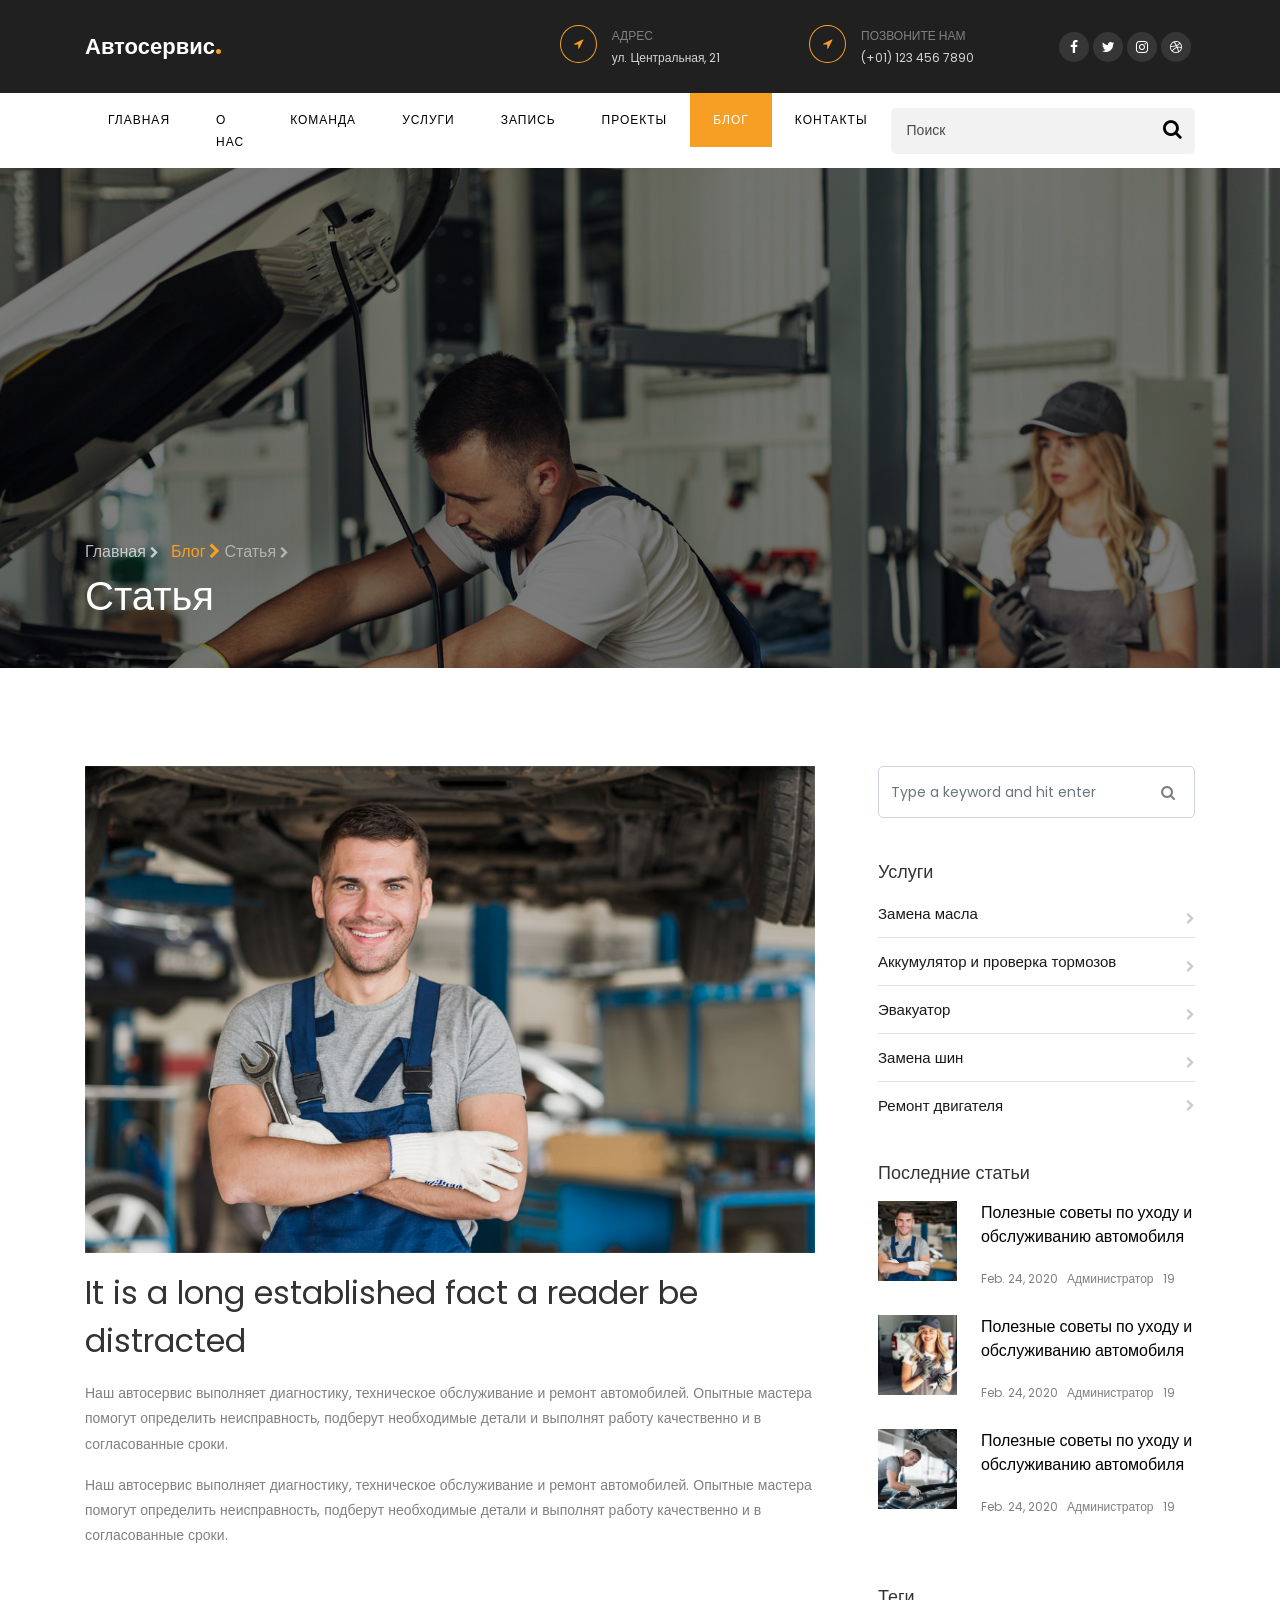
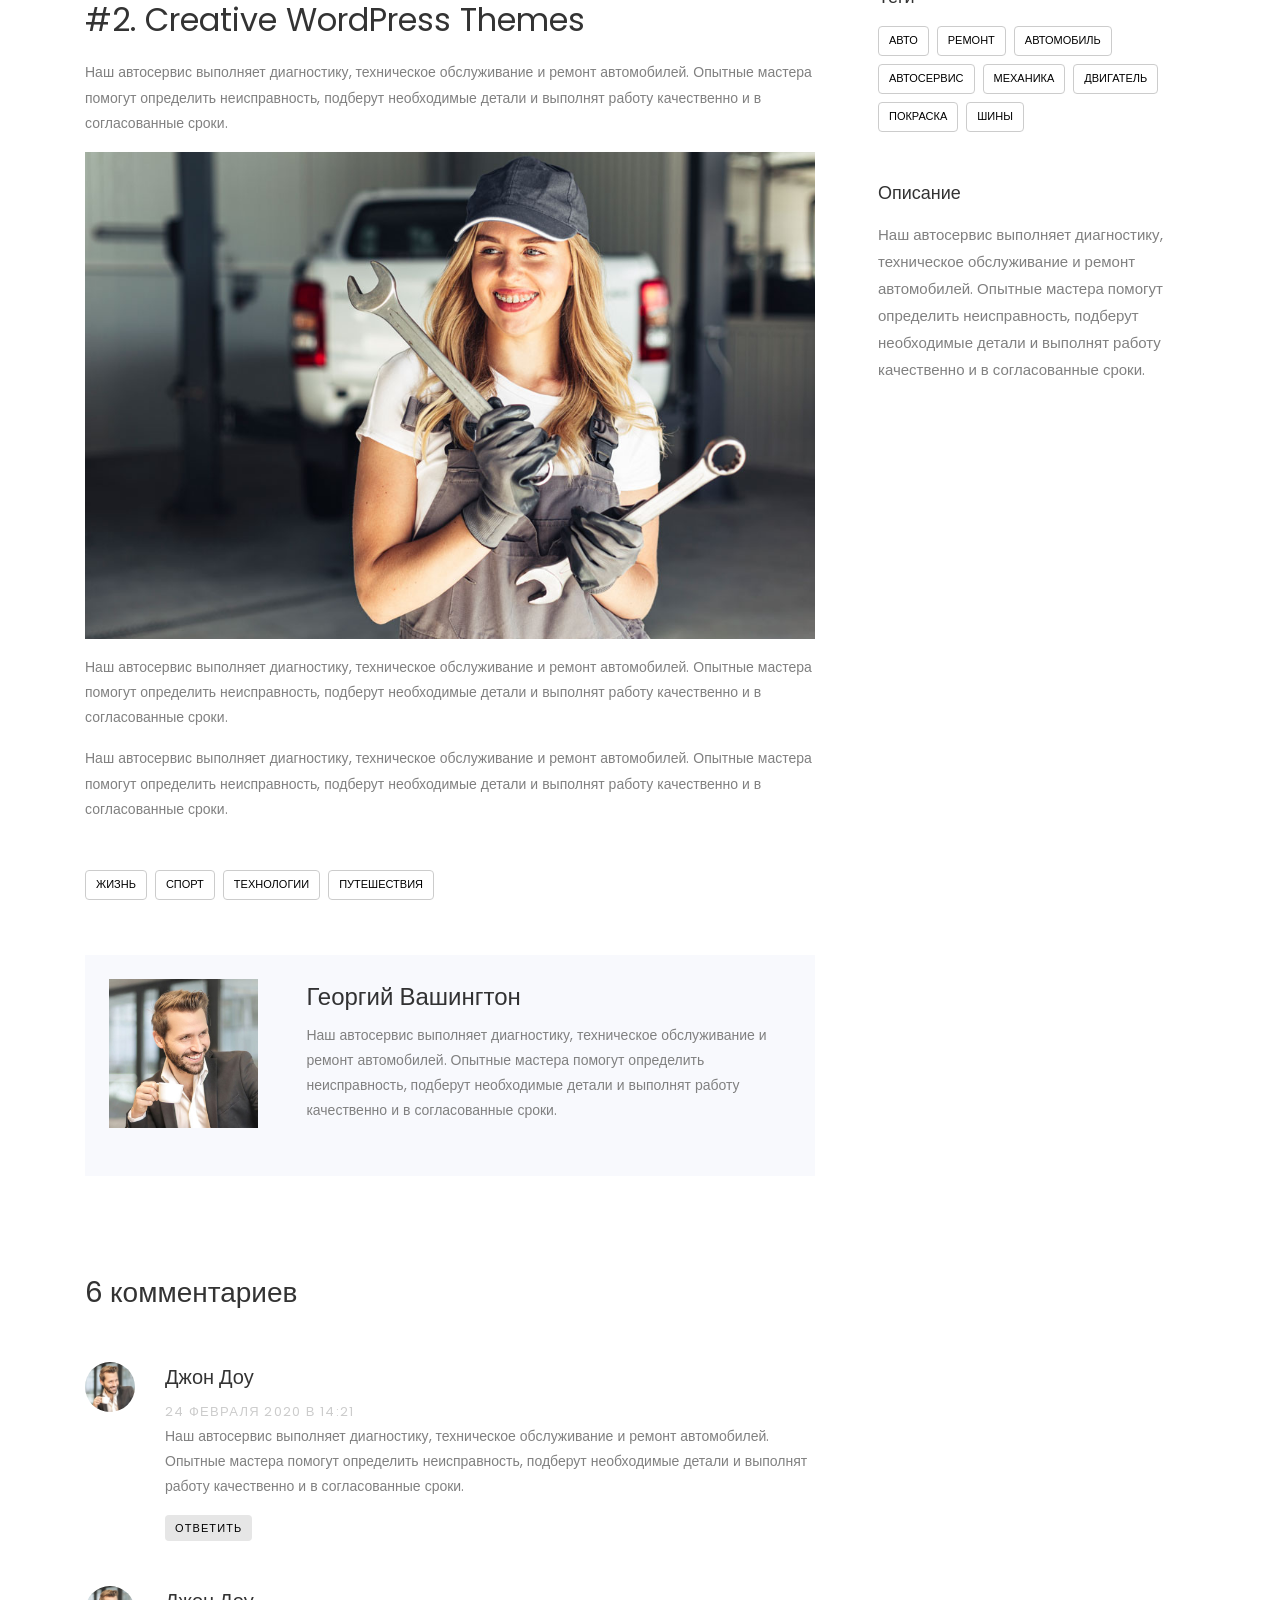
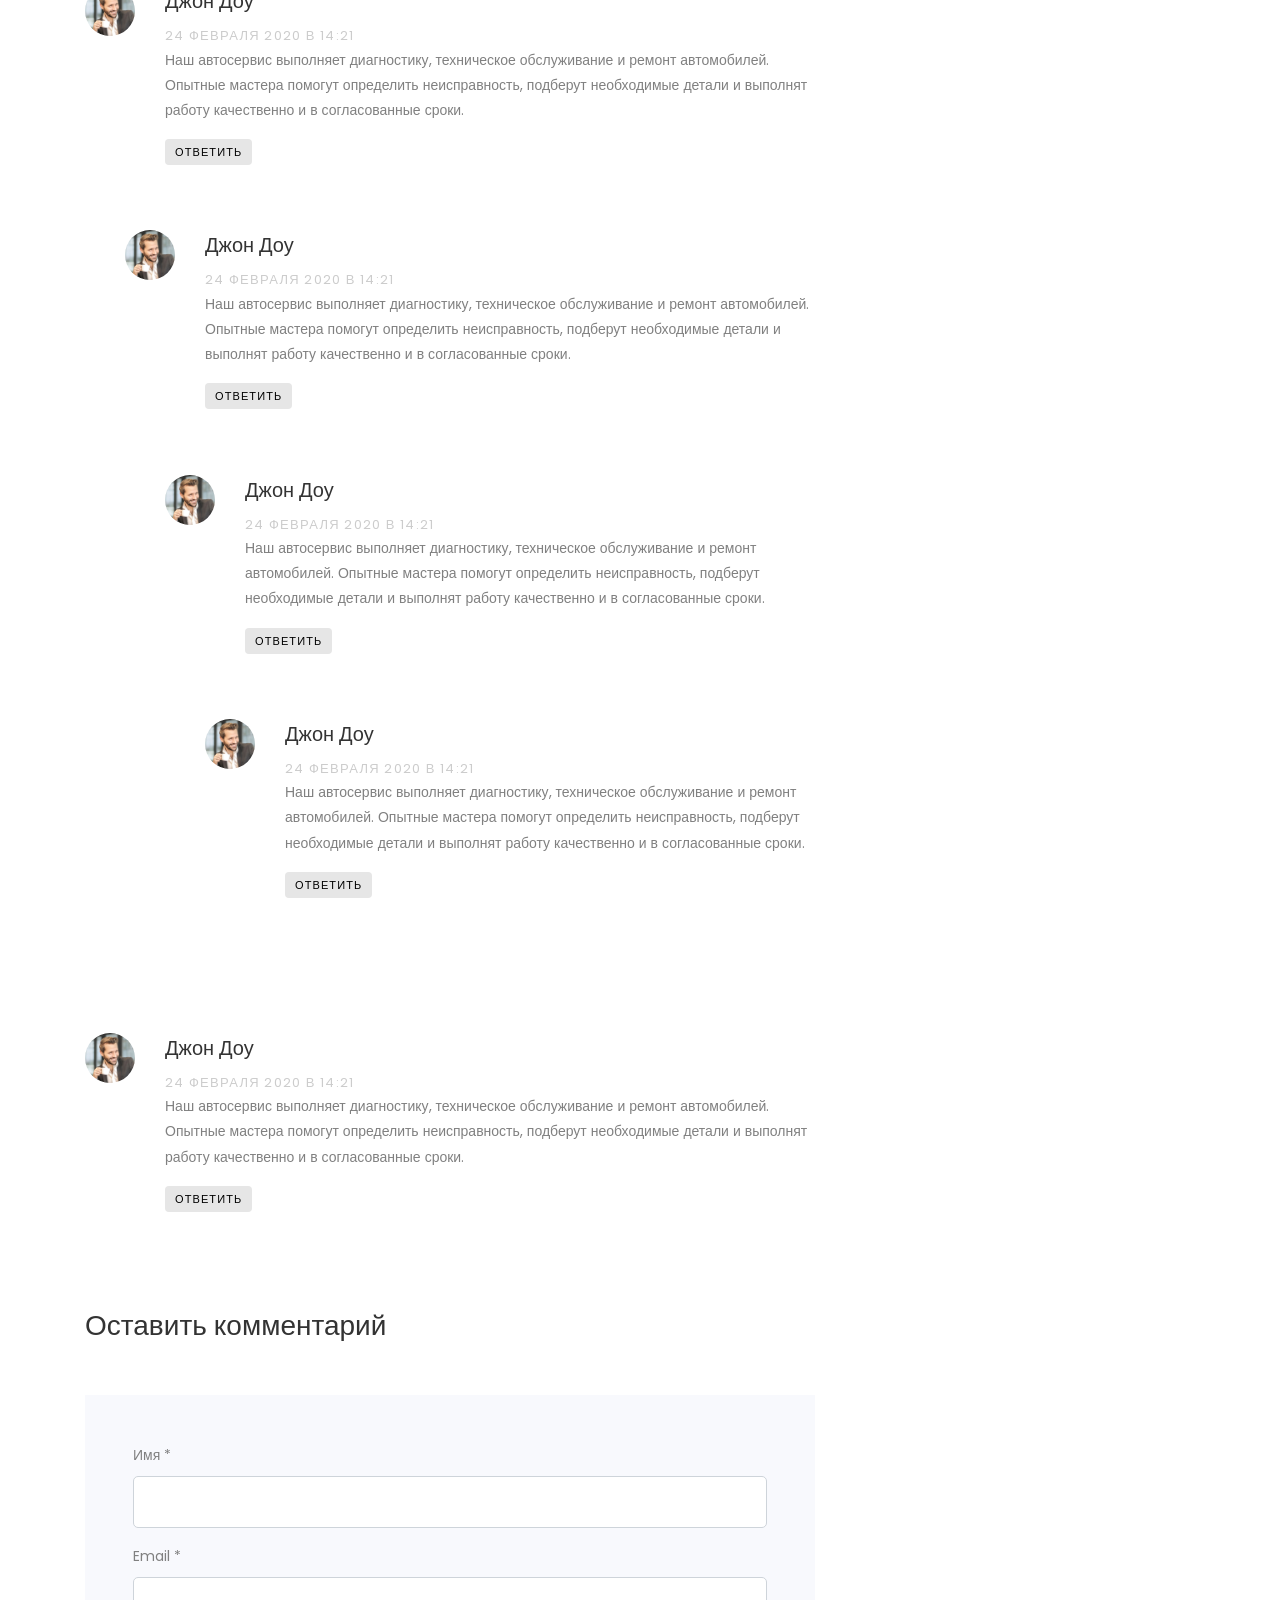
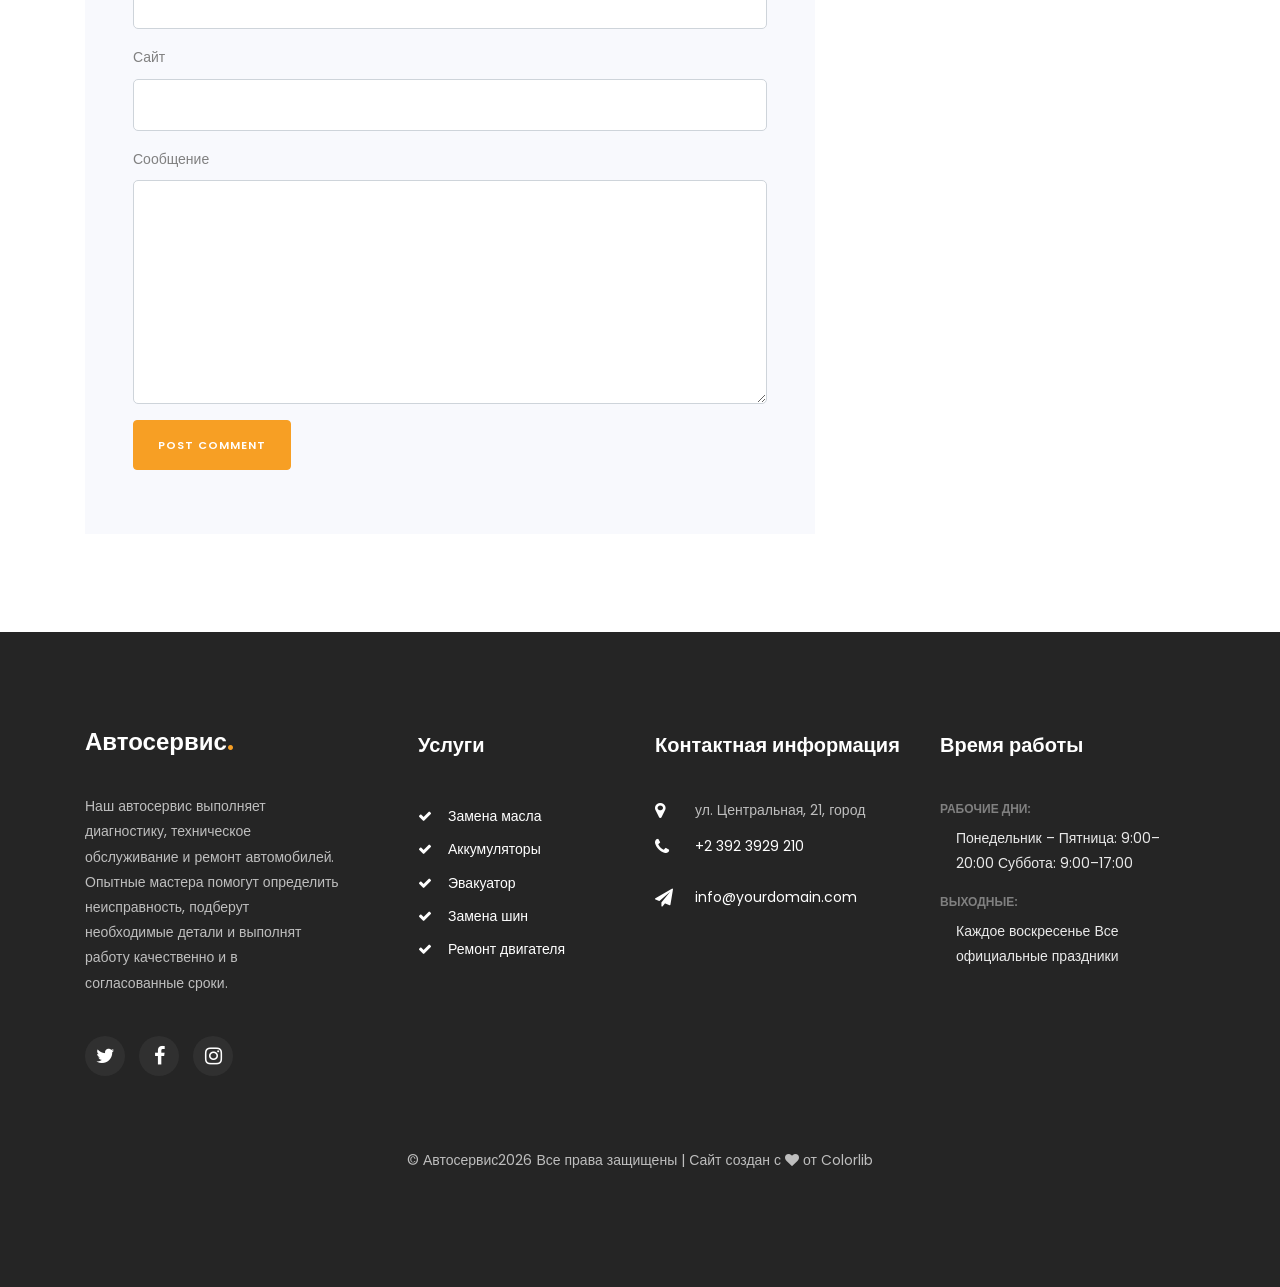
<file: blog-single.html>
<!DOCTYPE html>

<html lang="ru">
<head>
<title>Автосервис — ремонт и обслуживание автомобилей</title>
<meta charset="utf-8"/>
<meta content="width=device-width, initial-scale=1, shrink-to-fit=no" name="viewport"/>
<link href="https://fonts.googleapis.com/css?family=Poppins:300,400,500,600,700,800,900&amp;display=swap" rel="stylesheet"/>
<link href="https://stackpath.bootstrapcdn.com/font-awesome/4.7.0/css/font-awesome.min.css" rel="stylesheet"/>
<link href="css/animate.css" rel="stylesheet"/>
<link href="css/owl.carousel.min.css" rel="stylesheet"/>
<link href="css/owl.theme.default.min.css" rel="stylesheet"/>
<link href="css/magnific-popup.css" rel="stylesheet"/>
<link href="css/bootstrap-datepicker.css" rel="stylesheet"/>
<link href="css/jquery.timepicker.css" rel="stylesheet"/>
<link href="css/flaticon.css" rel="stylesheet"/>
<link href="css/style.css" rel="stylesheet"/>
</head>
<body>
<div class="wrap">
<div class="container">
<div class="row justify-content-between">
<div class="col-md-3 d-flex align-items-center">
<a class="navbar-brand" href="index.html">Автосервис<span>.</span></a>
</div>
<div class="col-md-7">
<div class="row">
<div class="col">
<div class="top-wrap d-flex">
<div class="icon d-flex align-items-center justify-content-center"><span class="fa fa-location-arrow"></span></div>
<div class="text"><span>Адрес</span><span>ул. Центральная, 21</span></div>
</div>
</div>
<div class="col">
<div class="top-wrap d-flex">
<div class="icon d-flex align-items-center justify-content-center"><span class="fa fa-location-arrow"></span></div>
<div class="text"><span>Позвоните нам</span><span>(+01) 123 456 7890</span></div>
</div>
</div>
<div class="col-md-3 d-flex justify-content-end align-items-center">
<div class="social-media">
<p class="mb-0 d-flex">
<a class="d-flex align-items-center justify-content-center" href="#"><span class="fa fa-facebook"><i class="sr-only">Facebook</i></span></a>
<a class="d-flex align-items-center justify-content-center" href="#"><span class="fa fa-twitter"><i class="sr-only">Twitter</i></span></a>
<a class="d-flex align-items-center justify-content-center" href="#"><span class="fa fa-instagram"><i class="sr-only">Instagram</i></span></a>
<a class="d-flex align-items-center justify-content-center" href="#"><span class="fa fa-dribbble"><i class="sr-only">Dribbble</i></span></a>
</p>
</div>
</div>
</div>
</div>
</div>
</div>
</div>
<nav class="navbar navbar-expand-lg navbar-dark ftco_navbar bg-dark ftco-navbar-light" id="ftco-navbar">
<div class="container">
<button aria-controls="ftco-nav" aria-expanded="false" aria-label="Toggle navigation" class="navbar-toggler" data-target="#ftco-nav" data-toggle="collapse" type="button">
<span class="fa fa-bars"></span> Меню
	      </button>
<form action="#" class="searchform order-lg-last">
<div class="form-group d-flex">
<input class="form-control pl-3" placeholder="Поиск" type="text"/>
<button class="form-control search" placeholder="" type="submit"><span class="fa fa-search"></span></button>
</div>
</form>
<div class="collapse navbar-collapse" id="ftco-nav">
<ul class="navbar-nav mr-auto">
<li class="nav-item"><a class="nav-link" href="index.html">Главная</a></li>
<li class="nav-item"><a class="nav-link" href="about.html">О нас</a></li>
<li class="nav-item"><a class="nav-link" href="team.html">Команда</a></li>
<li class="nav-item"><a class="nav-link" href="services.html">Услуги</a></li>
<li class="nav-item"><a class="nav-link" href="booking.html">Запись</a></li>
<li class="nav-item"><a class="nav-link" href="project.html">Проекты</a></li>
<li class="nav-item active"><a class="nav-link" href="blog.html">Блог</a></li>
<li class="nav-item"><a class="nav-link" href="contact.html">Контакты</a></li>
</ul>
</div>
</div>
</nav>
<!-- END nav -->
<section class="hero-wrap hero-wrap-2" data-stellar-background-ratio="0.5" style="background-image: url('images/bg_2.jpg');">
<div class="overlay"></div>
<div class="container">
<div class="row no-gutters slider-text align-items-end">
<div class="col-md-9 ftco-animate pb-5">
<p class="breadcrumbs mb-2"><span class="mr-2"><a href="index.html">Главная <i class="fa fa-chevron-right"></i></a></span> <a href="blog.html">Блог <i class="fa fa-chevron-right"></i></a> <span>Статья <i class="fa fa-chevron-right"></i></span></p>
<h1 class="mb-0 bread">Статья</h1>
</div>
</div>
</div>
</section>
<section class="ftco-section ftco-degree-bg">
<div class="container">
<div class="row">
<div class="col-lg-8 ftco-animate">
<p>
<img alt="" class="img-fluid" src="images/image_1.jpg"/>
</p>
<h2 class="mb-3">It is a long established fact a reader be distracted</h2>
<p>Наш автосервис выполняет диагностику, техническое обслуживание и ремонт автомобилей. Опытные мастера помогут определить неисправность, подберут необходимые детали и выполнят работу качественно и в согласованные сроки.</p>
<p>Наш автосервис выполняет диагностику, техническое обслуживание и ремонт автомобилей. Опытные мастера помогут определить неисправность, подберут необходимые детали и выполнят работу качественно и в согласованные сроки.</p>
<h2 class="mb-3 mt-5">#2. Creative WordPress Themes</h2>
<p>Наш автосервис выполняет диагностику, техническое обслуживание и ремонт автомобилей. Опытные мастера помогут определить неисправность, подберут необходимые детали и выполнят работу качественно и в согласованные сроки.</p>
<p>
<img alt="" class="img-fluid" src="images/image_2.jpg"/>
</p>
<p>Наш автосервис выполняет диагностику, техническое обслуживание и ремонт автомобилей. Опытные мастера помогут определить неисправность, подберут необходимые детали и выполнят работу качественно и в согласованные сроки.</p>
<p>Наш автосервис выполняет диагностику, техническое обслуживание и ремонт автомобилей. Опытные мастера помогут определить неисправность, подберут необходимые детали и выполнят работу качественно и в согласованные сроки.</p>
<div class="tag-widget post-tag-container mb-5 mt-5">
<div class="tagcloud">
<a class="tag-cloud-link" href="#">Жизнь</a>
<a class="tag-cloud-link" href="#">Спорт</a>
<a class="tag-cloud-link" href="#">Технологии</a>
<a class="tag-cloud-link" href="#">Путешествия</a>
</div>
</div>
<div class="about-author d-flex p-4 bg-light">
<div class="bio mr-5">
<img alt="Image placeholder" class="img-fluid mb-4" src="images/person_1.jpg"/>
</div>
<div class="desc">
<h3>Георгий Вашингтон</h3>
<p>Наш автосервис выполняет диагностику, техническое обслуживание и ремонт автомобилей. Опытные мастера помогут определить неисправность, подберут необходимые детали и выполнят работу качественно и в согласованные сроки.</p>
</div>
</div>
<div class="pt-5 mt-5">
<h3 class="mb-5">6 комментариев</h3>
<ul class="comment-list">
<li class="comment">
<div class="vcard bio">
<img alt="Image placeholder" src="images/person_1.jpg"/>
</div>
<div class="comment-body">
<h3>Джон Доу</h3>
<div class="meta">24 февраля 2020 в 14:21</div>
<p>Наш автосервис выполняет диагностику, техническое обслуживание и ремонт автомобилей. Опытные мастера помогут определить неисправность, подберут необходимые детали и выполнят работу качественно и в согласованные сроки.</p>
<p><a class="reply" href="#">Ответить</a></p>
</div>
</li>
<li class="comment">
<div class="vcard bio">
<img alt="Image placeholder" src="images/person_1.jpg"/>
</div>
<div class="comment-body">
<h3>Джон Доу</h3>
<div class="meta">24 февраля 2020 в 14:21</div>
<p>Наш автосервис выполняет диагностику, техническое обслуживание и ремонт автомобилей. Опытные мастера помогут определить неисправность, подберут необходимые детали и выполнят работу качественно и в согласованные сроки.</p>
<p><a class="reply" href="#">Ответить</a></p>
</div>
<ul class="children">
<li class="comment">
<div class="vcard bio">
<img alt="Image placeholder" src="images/person_1.jpg"/>
</div>
<div class="comment-body">
<h3>Джон Доу</h3>
<div class="meta">24 февраля 2020 в 14:21</div>
<p>Наш автосервис выполняет диагностику, техническое обслуживание и ремонт автомобилей. Опытные мастера помогут определить неисправность, подберут необходимые детали и выполнят работу качественно и в согласованные сроки.</p>
<p><a class="reply" href="#">Ответить</a></p>
</div>
<ul class="children">
<li class="comment">
<div class="vcard bio">
<img alt="Image placeholder" src="images/person_1.jpg"/>
</div>
<div class="comment-body">
<h3>Джон Доу</h3>
<div class="meta">24 февраля 2020 в 14:21</div>
<p>Наш автосервис выполняет диагностику, техническое обслуживание и ремонт автомобилей. Опытные мастера помогут определить неисправность, подберут необходимые детали и выполнят работу качественно и в согласованные сроки.</p>
<p><a class="reply" href="#">Ответить</a></p>
</div>
<ul class="children">
<li class="comment">
<div class="vcard bio">
<img alt="Image placeholder" src="images/person_1.jpg"/>
</div>
<div class="comment-body">
<h3>Джон Доу</h3>
<div class="meta">24 февраля 2020 в 14:21</div>
<p>Наш автосервис выполняет диагностику, техническое обслуживание и ремонт автомобилей. Опытные мастера помогут определить неисправность, подберут необходимые детали и выполнят работу качественно и в согласованные сроки.</p>
<p><a class="reply" href="#">Ответить</a></p>
</div>
</li>
</ul>
</li>
</ul>
</li>
</ul>
</li>
<li class="comment">
<div class="vcard bio">
<img alt="Image placeholder" src="images/person_1.jpg"/>
</div>
<div class="comment-body">
<h3>Джон Доу</h3>
<div class="meta">24 февраля 2020 в 14:21</div>
<p>Наш автосервис выполняет диагностику, техническое обслуживание и ремонт автомобилей. Опытные мастера помогут определить неисправность, подберут необходимые детали и выполнят работу качественно и в согласованные сроки.</p>
<p><a class="reply" href="#">Ответить</a></p>
</div>
</li>
</ul>
<!-- END comment-list -->
<div class="comment-form-wrap pt-5">
<h3 class="mb-5">Оставить комментарий</h3>
<form action="#" class="p-5 bg-light">
<div class="form-group">
<label for="name">Имя *</label>
<input class="form-control" id="name" type="text"/>
</div>
<div class="form-group">
<label for="email">Email *</label>
<input class="form-control" id="email" type="email"/>
</div>
<div class="form-group">
<label for="website">Сайт</label>
<input class="form-control" id="website" type="url"/>
</div>
<div class="form-group">
<label for="message">Сообщение</label>
<textarea class="form-control" cols="30" id="message" name="" rows="10"></textarea>
</div>
<div class="form-group">
<input class="btn py-3 px-4 btn-primary" type="submit" value="Post Comment"/>
</div>
</form>
</div>
</div>
</div> <!-- .col-md-8 -->
<div class="col-lg-4 sidebar pl-lg-5 ftco-animate">
<div class="sidebar-box">
<form action="#" class="search-form">
<div class="form-group">
<span class="fa fa-search"></span>
<input class="form-control" placeholder="Type a keyword and hit enter" type="text"/>
</div>
</form>
</div>
<div class="sidebar-box ftco-animate">
<div class="categories">
<h3>Услуги</h3>
<li><a href="#">Замена масла <span class="fa fa-chevron-right"></span></a></li>
<li><a href="#">Аккумулятор и проверка тормозов <span class="fa fa-chevron-right"></span></a></li>
<li><a href="#">Эвакуатор <span class="fa fa-chevron-right"></span></a></li>
<li><a href="#">Замена шин <span class="fa fa-chevron-right"></span></a></li>
<li><a href="#">Ремонт двигателя<span class="fa fa-chevron-right"></span></a></li>
</div>
</div>
<div class="sidebar-box ftco-animate">
<h3>Последние статьи</h3>
<div class="block-21 mb-4 d-flex">
<a class="blog-img mr-4" style="background-image: url(images/image_1.jpg);"></a>
<div class="text">
<h3 class="heading"><a href="#">Полезные советы по уходу и обслуживанию автомобиля</a></h3>
<div class="meta">
<div><a href="#"><span class="icon-calendar"></span>Feb. 24, 2020</a></div>
<div><a href="#"><span class="icon-person"></span> Администратор</a></div>
<div><a href="#"><span class="icon-chat"></span> 19</a></div>
</div>
</div>
</div>
<div class="block-21 mb-4 d-flex">
<a class="blog-img mr-4" style="background-image: url(images/image_2.jpg);"></a>
<div class="text">
<h3 class="heading"><a href="#">Полезные советы по уходу и обслуживанию автомобиля</a></h3>
<div class="meta">
<div><a href="#"><span class="icon-calendar"></span>Feb. 24, 2020</a></div>
<div><a href="#"><span class="icon-person"></span> Администратор</a></div>
<div><a href="#"><span class="icon-chat"></span> 19</a></div>
</div>
</div>
</div>
<div class="block-21 mb-4 d-flex">
<a class="blog-img mr-4" style="background-image: url(images/image_3.jpg);"></a>
<div class="text">
<h3 class="heading"><a href="#">Полезные советы по уходу и обслуживанию автомобиля</a></h3>
<div class="meta">
<div><a href="#"><span class="icon-calendar"></span>Feb. 24, 2020</a></div>
<div><a href="#"><span class="icon-person"></span> Администратор</a></div>
<div><a href="#"><span class="icon-chat"></span> 19</a></div>
</div>
</div>
</div>
</div>
<div class="sidebar-box ftco-animate">
<h3>Теги</h3>
<div class="tagcloud">
<a class="tag-cloud-link" href="#">авто</a>
<a class="tag-cloud-link" href="#">ремонт</a>
<a class="tag-cloud-link" href="#">автомобиль</a>
<a class="tag-cloud-link" href="#">автосервис</a>
<a class="tag-cloud-link" href="#">механика</a>
<a class="tag-cloud-link" href="#">двигатель</a>
<a class="tag-cloud-link" href="#">покраска</a>
<a class="tag-cloud-link" href="#">шины</a>
</div>
</div>
<div class="sidebar-box ftco-animate">
<h3>Описание</h3>
<p>Наш автосервис выполняет диагностику, техническое обслуживание и ремонт автомобилей. Опытные мастера помогут определить неисправность, подберут необходимые детали и выполнят работу качественно и в согласованные сроки.</p>
</div>
</div>
</div>
</div>
</section> <!-- .section -->
<footer class="footer ftco-section">
<div class="container">
<div class="row mb-5">
<div class="col-md-6 col-lg">
<div class="ftco-footer-widget mb-4">
<h2 class="logo"><a href="#">Автосервис<span>.</span></a></h2>
<p>Наш автосервис выполняет диагностику, техническое обслуживание и ремонт автомобилей. Опытные мастера помогут определить неисправность, подберут необходимые детали и выполнят работу качественно и в согласованные сроки.</p>
<ul class="ftco-footer-social list-unstyled float-md-left float-lft mt-4">
<li class="ftco-animate"><a href="#"><span class="fa fa-twitter"></span></a></li>
<li class="ftco-animate"><a href="#"><span class="fa fa-facebook"></span></a></li>
<li class="ftco-animate"><a href="#"><span class="fa fa-instagram"></span></a></li>
</ul>
</div>
</div>
<div class="col-md-6 col-lg">
<div class="ftco-footer-widget mb-4 ml-md-5">
<h2 class="ftco-heading-2">Услуги</h2>
<ul class="list-unstyled">
<li><a class="py-1 d-block" href="#"><span class="fa fa-check mr-3"></span>Замена масла</a></li>
<li><a class="py-1 d-block" href="#"><span class="fa fa-check mr-3"></span>Аккумуляторы</a></li>
<li><a class="py-1 d-block" href="#"><span class="fa fa-check mr-3"></span>Эвакуатор</a></li>
<li><a class="py-1 d-block" href="#"><span class="fa fa-check mr-3"></span>Замена шин</a></li>
<li><a class="py-1 d-block" href="#"><span class="fa fa-check mr-3"></span>Ремонт двигателя</a></li>
</ul>
</div>
</div>
<div class="col-md-6 col-lg">
<div class="ftco-footer-widget mb-4">
<h2 class="ftco-heading-2">Контактная информация</h2>
<div class="block-23 mb-3">
<ul>
<li><span class="icon fa fa-map-marker"></span><span class="text">ул. Центральная, 21, город</span></li>
<li><a href="#"><span class="icon fa fa-phone"></span><span class="text">+2 392 3929 210</span></a></li>
<li><a href="#"><span class="icon fa fa-paper-plane"></span><span class="text">info@yourdomain.com</span></a></li>
</ul>
</div>
</div>
</div>
<div class="col-md-6 col-lg">
<div class="ftco-footer-widget mb-4">
<h2 class="ftco-heading-2">Время работы</h2>
<div class="opening-hours">
<h4>Рабочие дни:</h4>
<p class="pl-3">
<span>Понедельник – Пятница: 9:00–20:00</span>
<span>Суббота: 9:00–17:00</span>
</p>
<h4>Выходные:</h4>
<p class="pl-3">
<span>Каждое воскресенье</span>
<span>Все официальные праздники</span>
</p>
</div>
</div>
</div>
</div>
<div class="row">
<div class="col-md-12 text-center">
<p><!-- Link back to Colorlib can't be removed. Template is licensed under CC BY 3.0. -->
  © Автосервис<script>document.write(new Date().getFullYear());</script> Все права защищены | Сайт создан с <i aria-hidden="true" class="fa fa-heart"></i> от <a href="https://colorlib.com" target="_blank">Colorlib</a>
<!-- Link back to Colorlib can't be removed. Template is licensed under CC BY 3.0. --></p>
</div>
</div>
</div>
</footer>
<!-- loader -->
<div class="show fullscreen" id="ftco-loader"><svg class="circular" height="48px" width="48px"><circle class="path-bg" cx="24" cy="24" fill="none" r="22" stroke="#eeeeee" stroke-width="4"></circle><circle class="path" cx="24" cy="24" fill="none" r="22" stroke="#F96D00" stroke-miterlimit="10" stroke-width="4"></circle></svg></div>
<script src="js/jquery.min.js"></script>
<script src="js/jquery-migrate-3.0.1.min.js"></script>
<script src="js/popper.min.js"></script>
<script src="js/bootstrap.min.js"></script>
<script src="js/jquery.easing.1.3.js"></script>
<script src="js/jquery.waypoints.min.js"></script>
<script src="js/jquery.stellar.min.js"></script>
<script src="js/jquery.animateNumber.min.js"></script>
<script src="js/bootstrap-datepicker.js"></script>
<script src="js/jquery.timepicker.min.js"></script>
<script src="js/owl.carousel.min.js"></script>
<script src="js/jquery.magnific-popup.min.js"></script>
<script src="js/scrollax.min.js"></script>
<script src="js/main.js"></script>
</body>
</html>
</file>
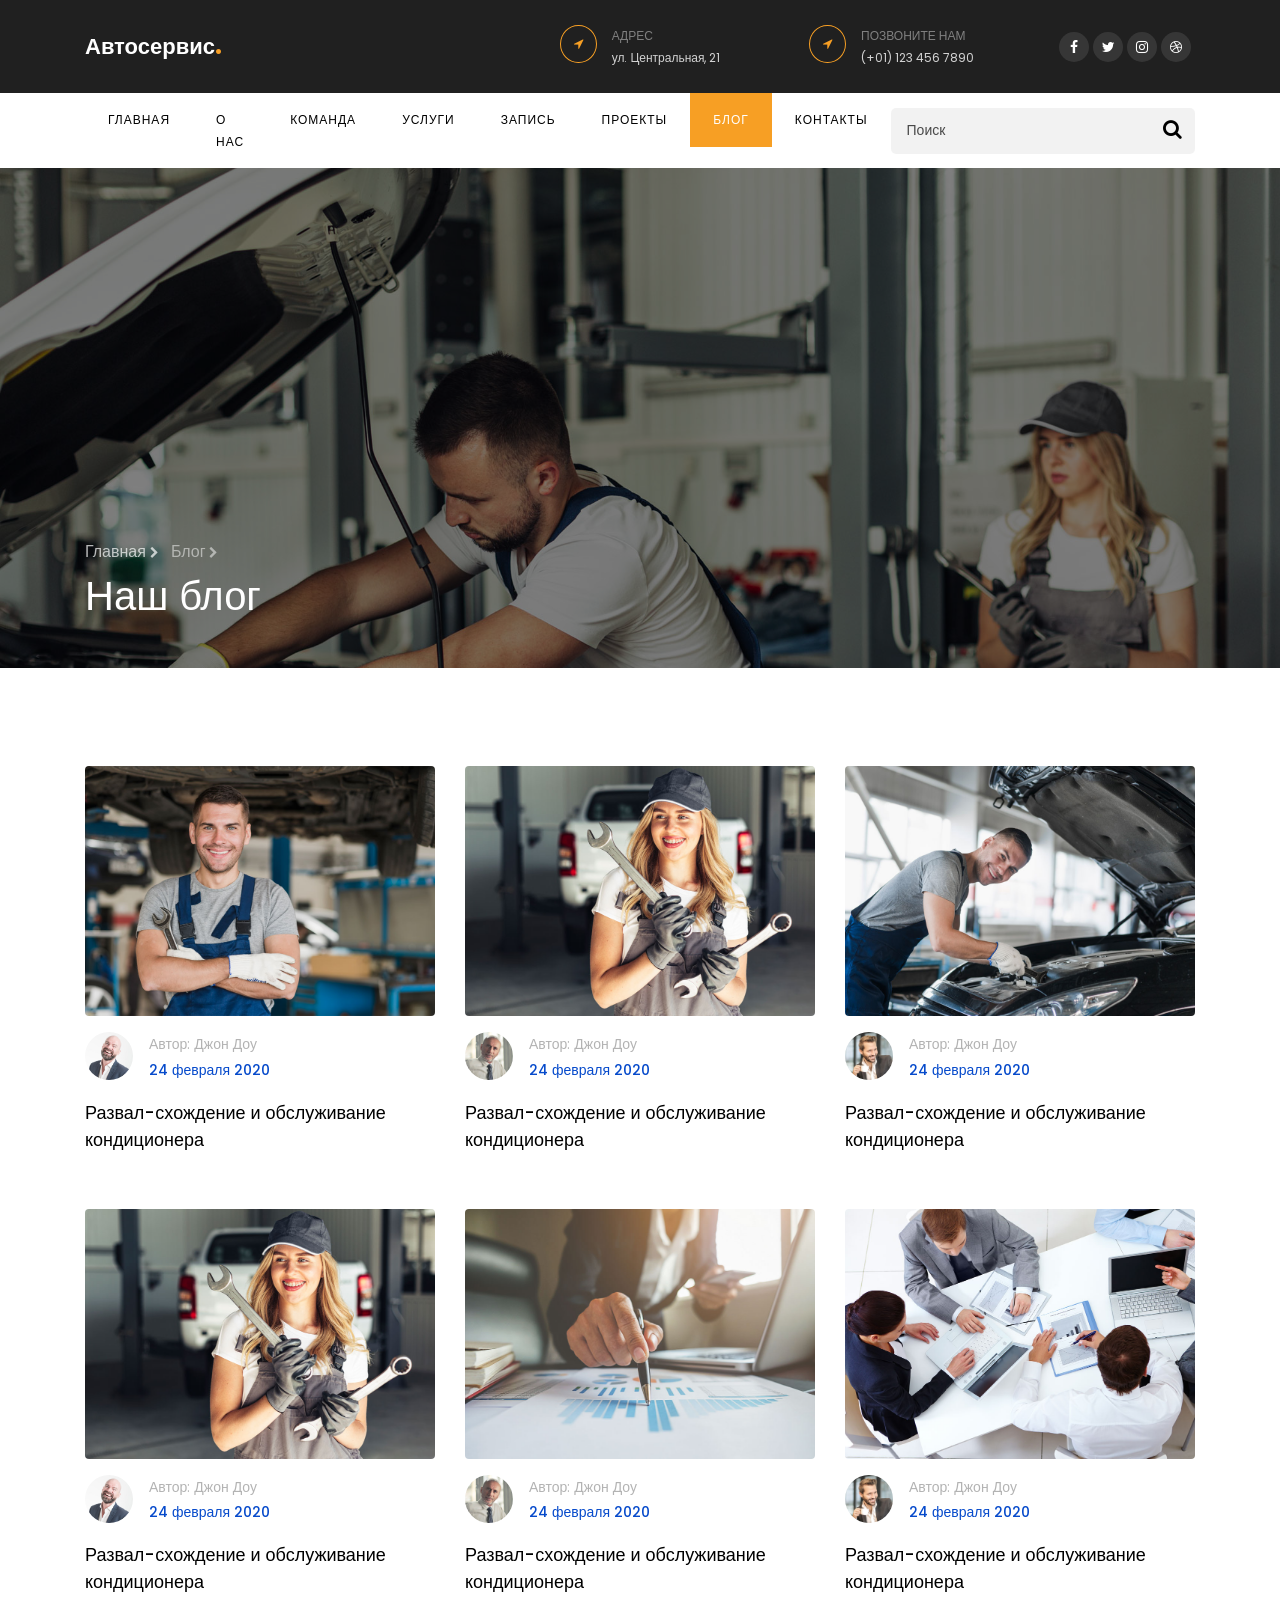
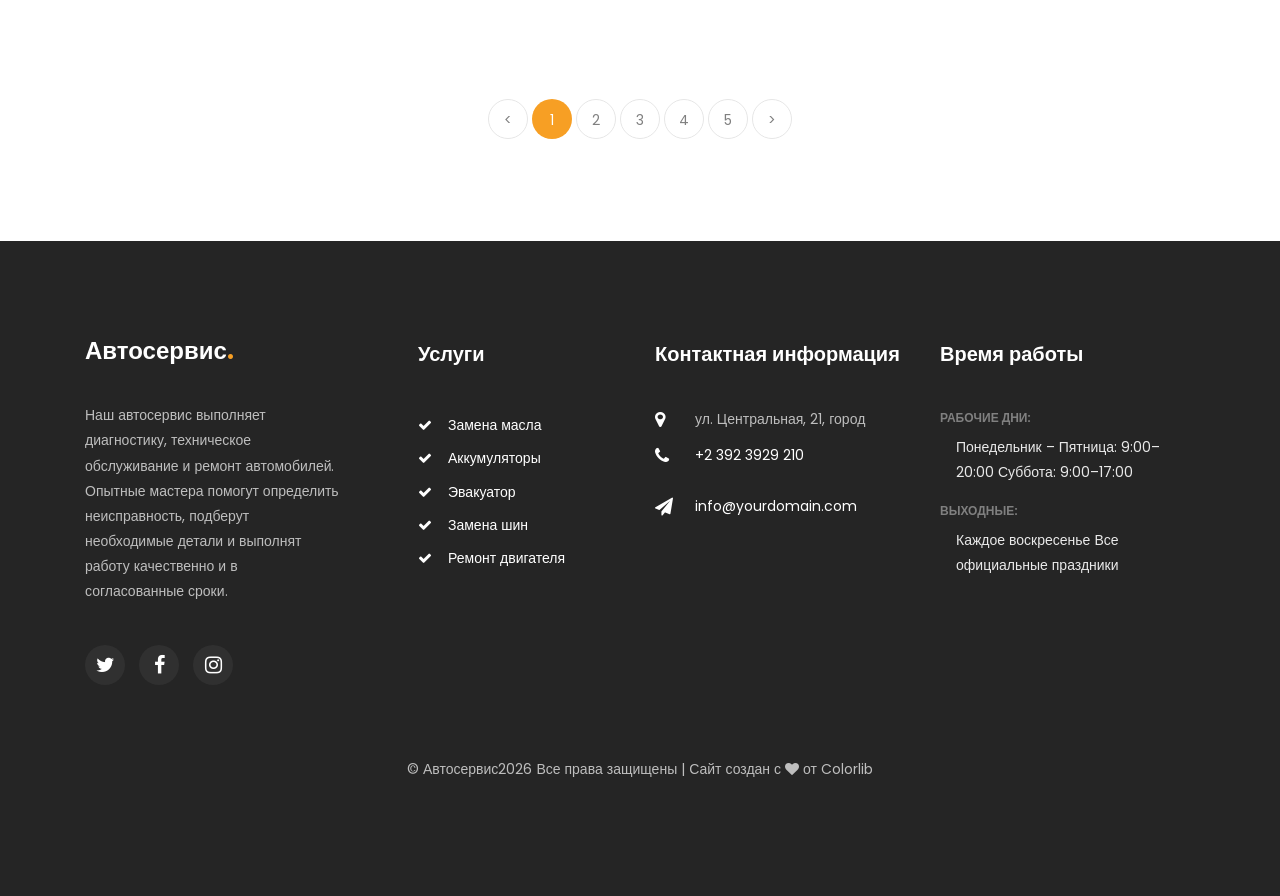
<file: blog.html>
<!DOCTYPE html>

<html lang="ru">
<head>
<title>Автосервис — ремонт и обслуживание автомобилей</title>
<meta charset="utf-8"/>
<meta content="width=device-width, initial-scale=1, shrink-to-fit=no" name="viewport"/>
<link href="https://fonts.googleapis.com/css?family=Poppins:300,400,500,600,700,800,900&amp;display=swap" rel="stylesheet"/>
<link href="https://stackpath.bootstrapcdn.com/font-awesome/4.7.0/css/font-awesome.min.css" rel="stylesheet"/>
<link href="css/animate.css" rel="stylesheet"/>
<link href="css/owl.carousel.min.css" rel="stylesheet"/>
<link href="css/owl.theme.default.min.css" rel="stylesheet"/>
<link href="css/magnific-popup.css" rel="stylesheet"/>
<link href="css/bootstrap-datepicker.css" rel="stylesheet"/>
<link href="css/jquery.timepicker.css" rel="stylesheet"/>
<link href="css/flaticon.css" rel="stylesheet"/>
<link href="css/style.css" rel="stylesheet"/>
</head>
<body>
<div class="wrap">
<div class="container">
<div class="row justify-content-between">
<div class="col-md-3 d-flex align-items-center">
<a class="navbar-brand" href="index.html">Автосервис<span>.</span></a>
</div>
<div class="col-md-7">
<div class="row">
<div class="col">
<div class="top-wrap d-flex">
<div class="icon d-flex align-items-center justify-content-center"><span class="fa fa-location-arrow"></span></div>
<div class="text"><span>Адрес</span><span>ул. Центральная, 21</span></div>
</div>
</div>
<div class="col">
<div class="top-wrap d-flex">
<div class="icon d-flex align-items-center justify-content-center"><span class="fa fa-location-arrow"></span></div>
<div class="text"><span>Позвоните нам</span><span>(+01) 123 456 7890</span></div>
</div>
</div>
<div class="col-md-3 d-flex justify-content-end align-items-center">
<div class="social-media">
<p class="mb-0 d-flex">
<a class="d-flex align-items-center justify-content-center" href="#"><span class="fa fa-facebook"><i class="sr-only">Facebook</i></span></a>
<a class="d-flex align-items-center justify-content-center" href="#"><span class="fa fa-twitter"><i class="sr-only">Twitter</i></span></a>
<a class="d-flex align-items-center justify-content-center" href="#"><span class="fa fa-instagram"><i class="sr-only">Instagram</i></span></a>
<a class="d-flex align-items-center justify-content-center" href="#"><span class="fa fa-dribbble"><i class="sr-only">Dribbble</i></span></a>
</p>
</div>
</div>
</div>
</div>
</div>
</div>
</div>
<nav class="navbar navbar-expand-lg navbar-dark ftco_navbar bg-dark ftco-navbar-light" id="ftco-navbar">
<div class="container">
<button aria-controls="ftco-nav" aria-expanded="false" aria-label="Toggle navigation" class="navbar-toggler" data-target="#ftco-nav" data-toggle="collapse" type="button">
<span class="fa fa-bars"></span> Меню
	      </button>
<form action="#" class="searchform order-lg-last">
<div class="form-group d-flex">
<input class="form-control pl-3" placeholder="Поиск" type="text"/>
<button class="form-control search" placeholder="" type="submit"><span class="fa fa-search"></span></button>
</div>
</form>
<div class="collapse navbar-collapse" id="ftco-nav">
<ul class="navbar-nav mr-auto">
<li class="nav-item"><a class="nav-link" href="index.html">Главная</a></li>
<li class="nav-item"><a class="nav-link" href="about.html">О нас</a></li>
<li class="nav-item"><a class="nav-link" href="team.html">Команда</a></li>
<li class="nav-item"><a class="nav-link" href="services.html">Услуги</a></li>
<li class="nav-item"><a class="nav-link" href="booking.html">Запись</a></li>
<li class="nav-item"><a class="nav-link" href="project.html">Проекты</a></li>
<li class="nav-item active"><a class="nav-link" href="blog.html">Блог</a></li>
<li class="nav-item"><a class="nav-link" href="contact.html">Контакты</a></li>
</ul>
</div>
</div>
</nav>
<!-- END nav -->
<section class="hero-wrap hero-wrap-2" data-stellar-background-ratio="0.5" style="background-image: url('images/bg_2.jpg');">
<div class="overlay"></div>
<div class="container">
<div class="row no-gutters slider-text align-items-end">
<div class="col-md-9 ftco-animate pb-5">
<p class="breadcrumbs mb-2"><span class="mr-2"><a href="index.html">Главная <i class="fa fa-chevron-right"></i></a></span> <span>Блог <i class="fa fa-chevron-right"></i></span></p>
<h1 class="mb-0 bread">Наш блог</h1>
</div>
</div>
</div>
</section>
<section class="ftco-section">
<div class="container">
<div class="row">
<div class="col-md-4 d-flex ftco-animate">
<div class="blog-entry align-self-stretch">
<a class="block-20 rounded" href="blog-single.html" style="background-image: url('images/image_1.jpg');">
</a>
<div class="text mt-3">
<div class="posted mb-3 d-flex">
<div class="img author" style="background-image: url(images/person_2.jpg);"></div>
<div class="desc pl-3">
<span>Автор: Джон Доу</span>
<span>24 февраля 2020</span>
</div>
</div>
<h3 class="heading"><a href="#">Развал-схождение и обслуживание кондиционера</a></h3>
</div>
</div>
</div>
<div class="col-md-4 d-flex ftco-animate">
<div class="blog-entry align-self-stretch">
<a class="block-20 rounded" href="blog-single.html" style="background-image: url('images/image_2.jpg');">
</a>
<div class="text mt-3">
<div class="posted mb-3 d-flex">
<div class="img author" style="background-image: url(images/person_3.jpg);"></div>
<div class="desc pl-3">
<span>Автор: Джон Доу</span>
<span>24 февраля 2020</span>
</div>
</div>
<h3 class="heading"><a href="#">Развал-схождение и обслуживание кондиционера</a></h3>
</div>
</div>
</div>
<div class="col-md-4 d-flex ftco-animate">
<div class="blog-entry align-self-stretch">
<a class="block-20 rounded" href="blog-single.html" style="background-image: url('images/image_3.jpg');">
</a>
<div class="text mt-3">
<div class="posted mb-3 d-flex">
<div class="img author" style="background-image: url(images/person_1.jpg);"></div>
<div class="desc pl-3">
<span>Автор: Джон Доу</span>
<span>24 февраля 2020</span>
</div>
</div>
<h3 class="heading"><a href="#">Развал-схождение и обслуживание кондиционера</a></h3>
</div>
</div>
</div>
<div class="col-md-4 d-flex ftco-animate">
<div class="blog-entry align-self-stretch">
<a class="block-20 rounded" href="blog-single.html" style="background-image: url('images/image_5.jpg');">
</a>
<div class="text mt-3">
<div class="posted mb-3 d-flex">
<div class="img author" style="background-image: url(images/person_2.jpg);"></div>
<div class="desc pl-3">
<span>Автор: Джон Доу</span>
<span>24 февраля 2020</span>
</div>
</div>
<h3 class="heading"><a href="#">Развал-схождение и обслуживание кондиционера</a></h3>
</div>
</div>
</div>
<div class="col-md-4 d-flex ftco-animate">
<div class="blog-entry align-self-stretch">
<a class="block-20 rounded" href="blog-single.html" style="background-image: url('images/image_4.jpg');">
</a>
<div class="text mt-3">
<div class="posted mb-3 d-flex">
<div class="img author" style="background-image: url(images/person_3.jpg);"></div>
<div class="desc pl-3">
<span>Автор: Джон Доу</span>
<span>24 февраля 2020</span>
</div>
</div>
<h3 class="heading"><a href="#">Развал-схождение и обслуживание кондиционера</a></h3>
</div>
</div>
</div>
<div class="col-md-4 d-flex ftco-animate">
<div class="blog-entry align-self-stretch">
<a class="block-20 rounded" href="blog-single.html" style="background-image: url('images/image_6.jpg');">
</a>
<div class="text mt-3">
<div class="posted mb-3 d-flex">
<div class="img author" style="background-image: url(images/person_1.jpg);"></div>
<div class="desc pl-3">
<span>Автор: Джон Доу</span>
<span>24 февраля 2020</span>
</div>
</div>
<h3 class="heading"><a href="#">Развал-схождение и обслуживание кондиционера</a></h3>
</div>
</div>
</div>
</div>
<div class="row mt-5">
<div class="col text-center">
<div class="block-27">
<ul>
<li><a href="#">&lt;</a></li>
<li class="active"><span>1</span></li>
<li><a href="#">2</a></li>
<li><a href="#">3</a></li>
<li><a href="#">4</a></li>
<li><a href="#">5</a></li>
<li><a href="#">&gt;</a></li>
</ul>
</div>
</div>
</div>
</div>
</section>
<footer class="footer ftco-section">
<div class="container">
<div class="row mb-5">
<div class="col-md-6 col-lg">
<div class="ftco-footer-widget mb-4">
<h2 class="logo"><a href="#">Автосервис<span>.</span></a></h2>
<p>Наш автосервис выполняет диагностику, техническое обслуживание и ремонт автомобилей. Опытные мастера помогут определить неисправность, подберут необходимые детали и выполнят работу качественно и в согласованные сроки.</p>
<ul class="ftco-footer-social list-unstyled float-md-left float-lft mt-4">
<li class="ftco-animate"><a href="#"><span class="fa fa-twitter"></span></a></li>
<li class="ftco-animate"><a href="#"><span class="fa fa-facebook"></span></a></li>
<li class="ftco-animate"><a href="#"><span class="fa fa-instagram"></span></a></li>
</ul>
</div>
</div>
<div class="col-md-6 col-lg">
<div class="ftco-footer-widget mb-4 ml-md-5">
<h2 class="ftco-heading-2">Услуги</h2>
<ul class="list-unstyled">
<li><a class="py-1 d-block" href="#"><span class="fa fa-check mr-3"></span>Замена масла</a></li>
<li><a class="py-1 d-block" href="#"><span class="fa fa-check mr-3"></span>Аккумуляторы</a></li>
<li><a class="py-1 d-block" href="#"><span class="fa fa-check mr-3"></span>Эвакуатор</a></li>
<li><a class="py-1 d-block" href="#"><span class="fa fa-check mr-3"></span>Замена шин</a></li>
<li><a class="py-1 d-block" href="#"><span class="fa fa-check mr-3"></span>Ремонт двигателя</a></li>
</ul>
</div>
</div>
<div class="col-md-6 col-lg">
<div class="ftco-footer-widget mb-4">
<h2 class="ftco-heading-2">Контактная информация</h2>
<div class="block-23 mb-3">
<ul>
<li><span class="icon fa fa-map-marker"></span><span class="text">ул. Центральная, 21, город</span></li>
<li><a href="#"><span class="icon fa fa-phone"></span><span class="text">+2 392 3929 210</span></a></li>
<li><a href="#"><span class="icon fa fa-paper-plane"></span><span class="text">info@yourdomain.com</span></a></li>
</ul>
</div>
</div>
</div>
<div class="col-md-6 col-lg">
<div class="ftco-footer-widget mb-4">
<h2 class="ftco-heading-2">Время работы</h2>
<div class="opening-hours">
<h4>Рабочие дни:</h4>
<p class="pl-3">
<span>Понедельник – Пятница: 9:00–20:00</span>
<span>Суббота: 9:00–17:00</span>
</p>
<h4>Выходные:</h4>
<p class="pl-3">
<span>Каждое воскресенье</span>
<span>Все официальные праздники</span>
</p>
</div>
</div>
</div>
</div>
<div class="row">
<div class="col-md-12 text-center">
<p><!-- Link back to Colorlib can't be removed. Template is licensed under CC BY 3.0. -->
  © Автосервис<script>document.write(new Date().getFullYear());</script> Все права защищены | Сайт создан с <i aria-hidden="true" class="fa fa-heart"></i> от <a href="https://colorlib.com" target="_blank">Colorlib</a>
<!-- Link back to Colorlib can't be removed. Template is licensed under CC BY 3.0. --></p>
</div>
</div>
</div>
</footer>
<!-- loader -->
<div class="show fullscreen" id="ftco-loader"><svg class="circular" height="48px" width="48px"><circle class="path-bg" cx="24" cy="24" fill="none" r="22" stroke="#eeeeee" stroke-width="4"></circle><circle class="path" cx="24" cy="24" fill="none" r="22" stroke="#F96D00" stroke-miterlimit="10" stroke-width="4"></circle></svg></div>
<script src="js/jquery.min.js"></script>
<script src="js/jquery-migrate-3.0.1.min.js"></script>
<script src="js/popper.min.js"></script>
<script src="js/bootstrap.min.js"></script>
<script src="js/jquery.easing.1.3.js"></script>
<script src="js/jquery.waypoints.min.js"></script>
<script src="js/jquery.stellar.min.js"></script>
<script src="js/jquery.animateNumber.min.js"></script>
<script src="js/bootstrap-datepicker.js"></script>
<script src="js/jquery.timepicker.min.js"></script>
<script src="js/owl.carousel.min.js"></script>
<script src="js/jquery.magnific-popup.min.js"></script>
<script src="js/scrollax.min.js"></script>
<script src="js/main.js"></script>
</body>
</html>
</file>
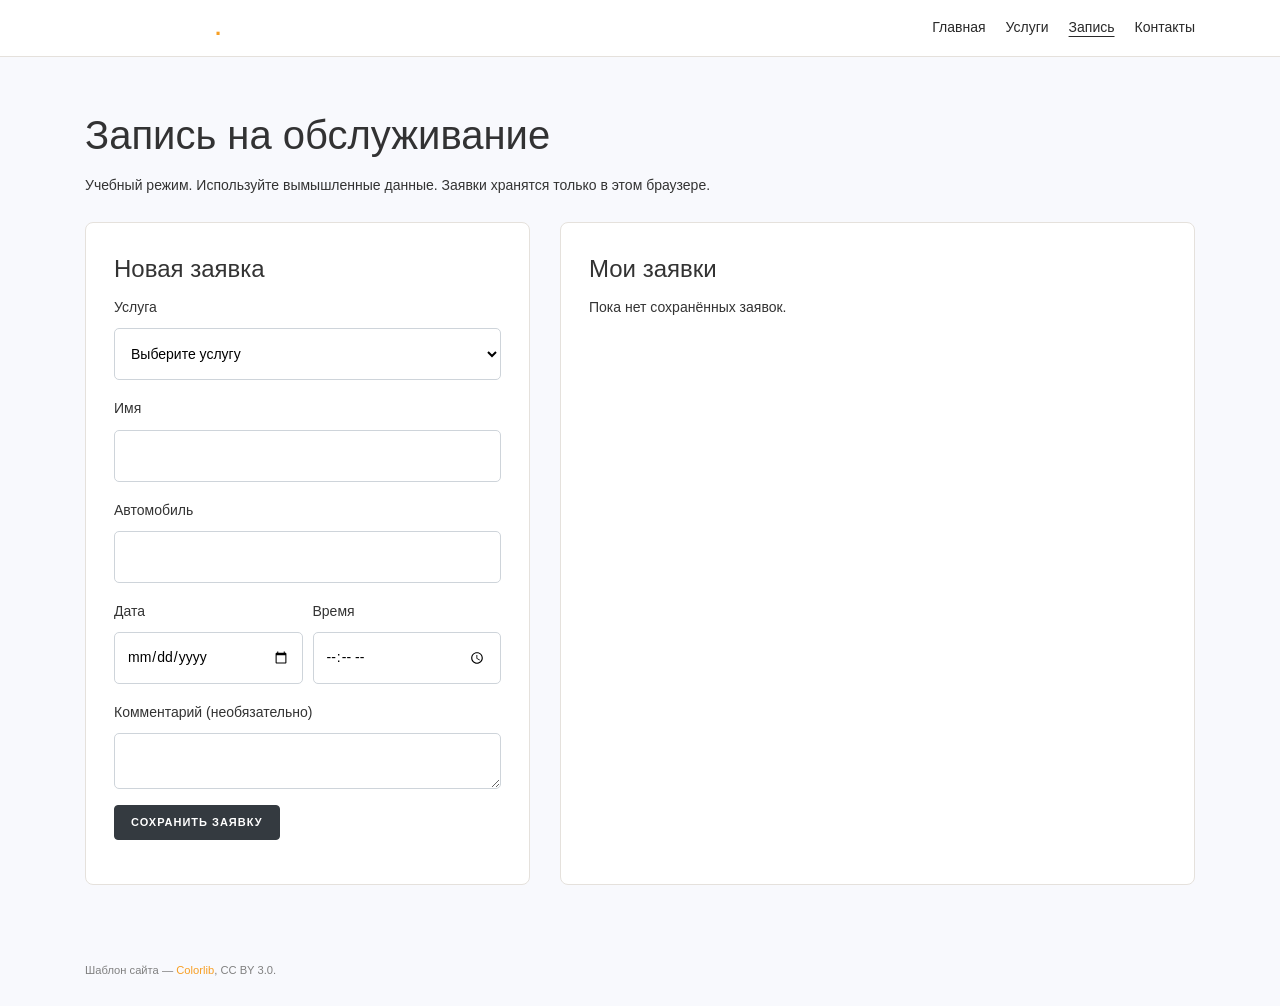
<file: booking.html>
<!doctype html>
<html lang="ru">
<head>
  <meta charset="utf-8">
  <meta name="viewport" content="width=device-width, initial-scale=1">
  <title>Запись на обслуживание — Автосервис</title>
  <link rel="stylesheet" href="css/style.css">
  <link rel="stylesheet" href="css/booking.css">
  <script type="module" src="js/booking.js"></script>
</head>
<body class="bg-light">
  <header class="booking-header">
    <div class="container booking-nav">
      <a class="navbar-brand" href="index.html">Автосервис<span>.</span></a>
      <nav aria-label="Главное меню">
        <a href="index.html">Главная</a>
        <a href="services.html">Услуги</a>
        <a href="booking.html" aria-current="page">Запись</a>
        <a href="contact.html">Контакты</a>
      </nav>
    </div>
  </header>

  <main class="container booking-main py-5">
    <h1 class="mb-2">Запись на обслуживание</h1>
    <p class="mb-4">Учебный режим. Используйте вымышленные данные. Заявки хранятся только в этом браузере.</p>

    <div class="row">
      <section class="col-lg-5 mb-4" aria-labelledby="booking-heading">
        <div class="booking-panel">
          <h2 id="booking-heading">Новая заявка</h2>
          <form id="booking-form" autocomplete="off">
            <fieldset disabled>
              <div class="form-group">
                <label for="service">Услуга</label>
                <select class="form-control" id="service" name="serviceId" required>
                  <option value="">Выберите услугу</option>
                </select>
              </div>
              <div class="form-group">
                <label for="customer-name">Имя</label>
                <input class="form-control" id="customer-name" name="customerName" maxlength="80" required>
              </div>
              <div class="form-group">
                <label for="vehicle">Автомобиль</label>
                <input class="form-control" id="vehicle" name="vehicle" maxlength="100" required>
              </div>
              <div class="form-row">
                <div class="form-group col-sm-6">
                  <label for="date">Дата</label>
                  <input class="form-control" type="date" id="date" name="date" required>
                </div>
                <div class="form-group col-sm-6">
                  <label for="time">Время</label>
                  <input class="form-control" type="time" id="time" name="time" required>
                </div>
              </div>
              <div class="form-group">
                <label for="note">Комментарий (необязательно)</label>
                <textarea class="form-control" id="note" name="note" rows="2" maxlength="500"></textarea>
              </div>
              <button class="btn btn-dark px-3 py-2" type="submit">Сохранить заявку</button>
            </fieldset>
          </form>
          <p class="mt-3 mb-0" id="booking-status" role="status"></p>
          <noscript>Для работы с заявками включите JavaScript.</noscript>
        </div>
      </section>

      <section class="col-lg-7 mb-4" aria-labelledby="appointments-heading">
        <div class="booking-panel">
          <h2 id="appointments-heading">Мои заявки</h2>
          <p class="mb-0" id="appointments-status" role="status" tabindex="-1"></p>
          <ul class="list-unstyled mb-0" id="appointments"></ul>
        </div>
      </section>
    </div>
  </main>

  <footer class="container pb-4">
    <small>Шаблон сайта — <a href="https://colorlib.com/">Colorlib</a>, CC BY 3.0.</small>
  </footer>
</body>
</html>
</file>
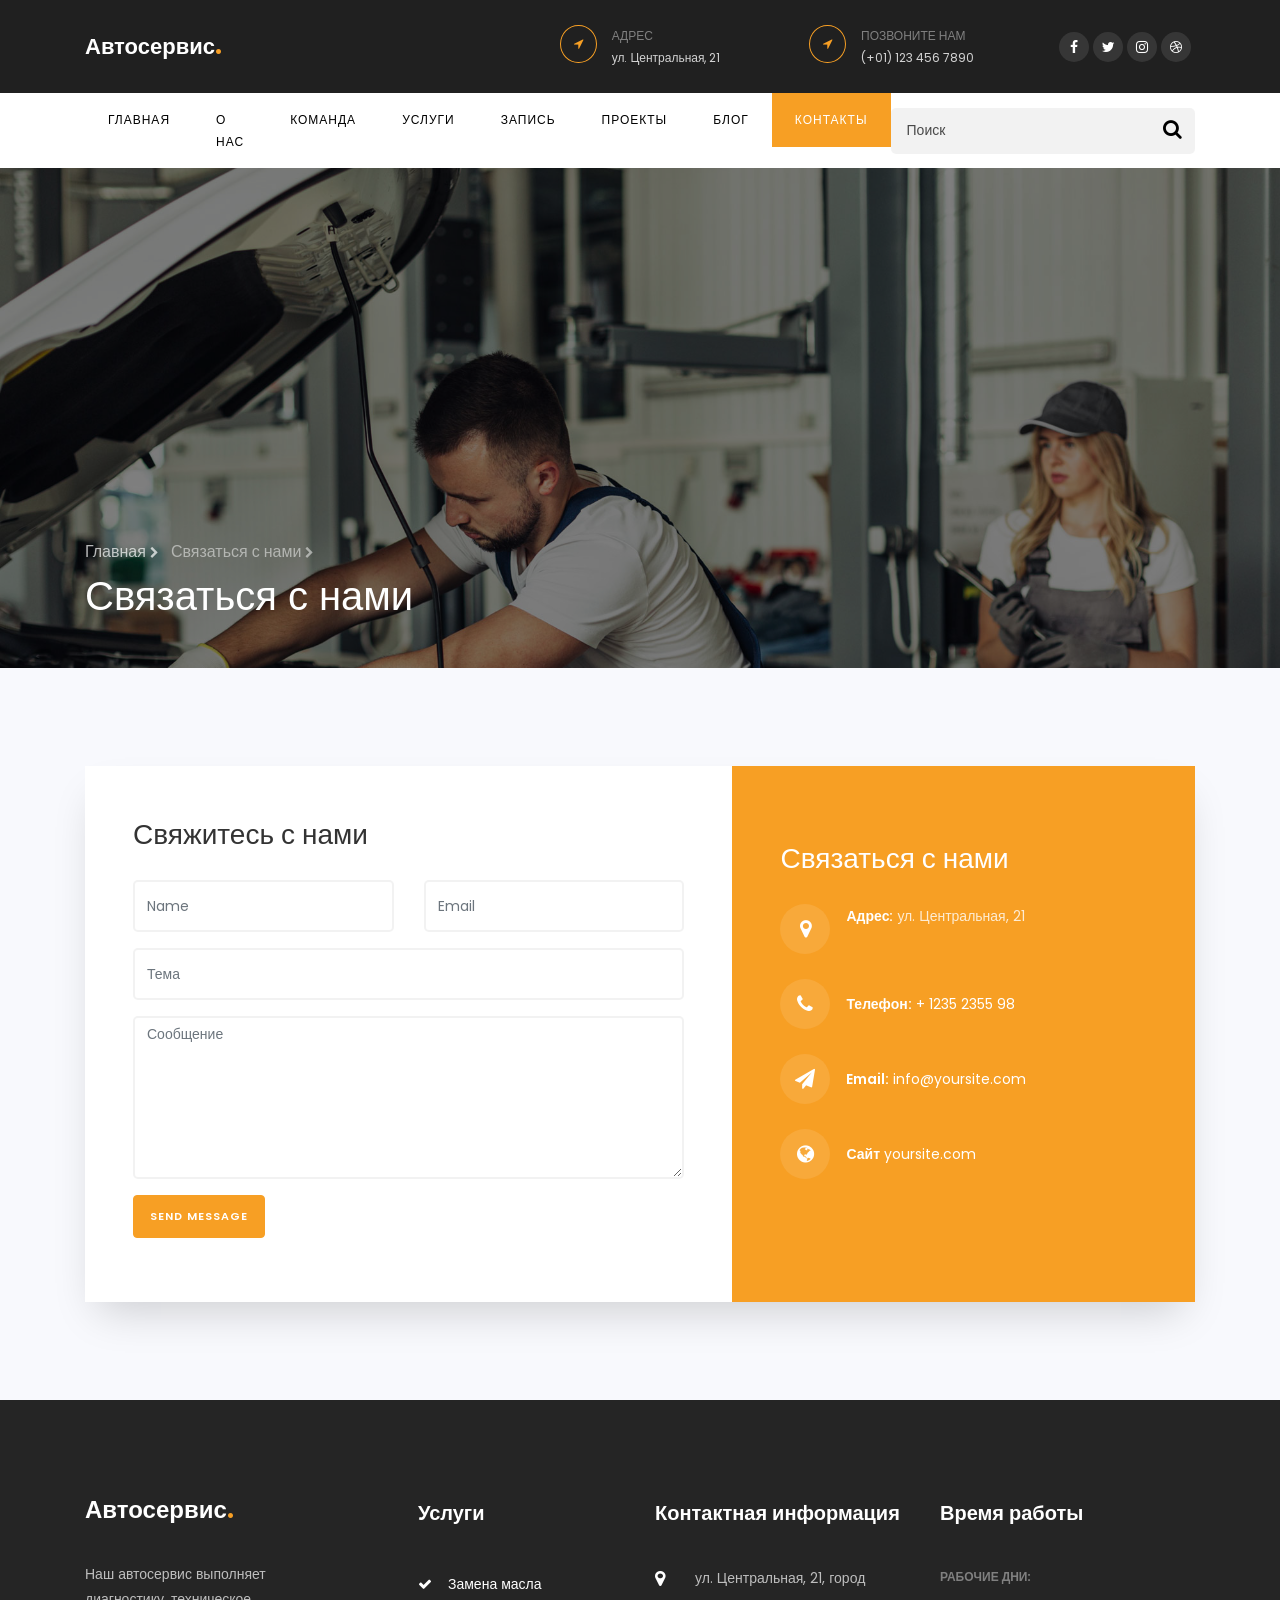
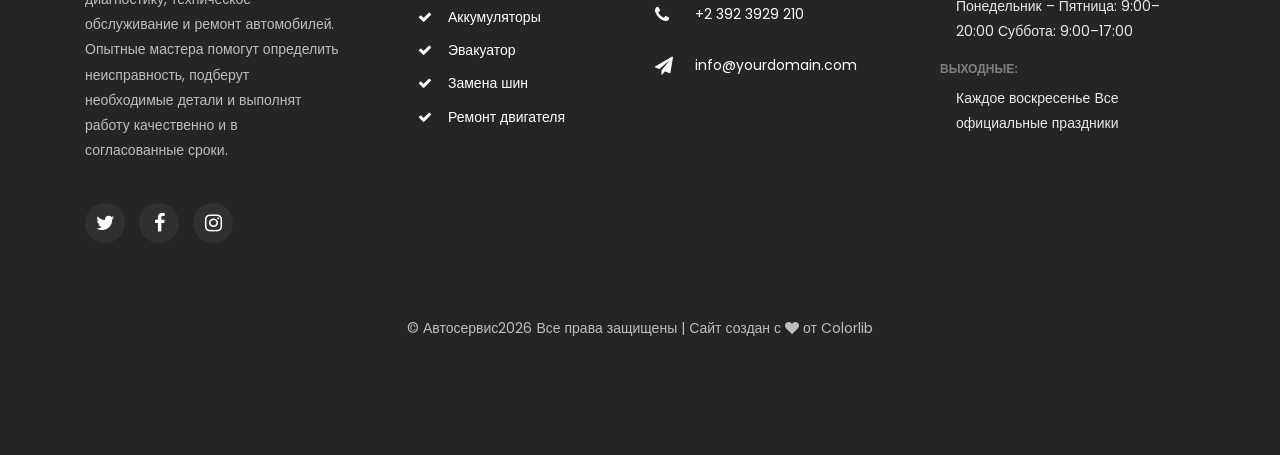
<file: contact.html>
<!DOCTYPE html>

<html lang="ru">
<head>
<title>Автосервис — ремонт и обслуживание автомобилей</title>
<meta charset="utf-8"/>
<meta content="width=device-width, initial-scale=1, shrink-to-fit=no" name="viewport"/>
<link href="https://fonts.googleapis.com/css?family=Poppins:300,400,500,600,700,800,900&amp;display=swap" rel="stylesheet"/>
<link href="https://stackpath.bootstrapcdn.com/font-awesome/4.7.0/css/font-awesome.min.css" rel="stylesheet"/>
<link href="css/animate.css" rel="stylesheet"/>
<link href="css/owl.carousel.min.css" rel="stylesheet"/>
<link href="css/owl.theme.default.min.css" rel="stylesheet"/>
<link href="css/magnific-popup.css" rel="stylesheet"/>
<link href="css/bootstrap-datepicker.css" rel="stylesheet"/>
<link href="css/jquery.timepicker.css" rel="stylesheet"/>
<link href="css/flaticon.css" rel="stylesheet"/>
<link href="css/style.css" rel="stylesheet"/>
</head>
<body>
<div class="wrap">
<div class="container">
<div class="row justify-content-between">
<div class="col-md-3 d-flex align-items-center">
<a class="navbar-brand" href="index.html">Автосервис<span>.</span></a>
</div>
<div class="col-md-7">
<div class="row">
<div class="col">
<div class="top-wrap d-flex">
<div class="icon d-flex align-items-center justify-content-center"><span class="fa fa-location-arrow"></span></div>
<div class="text"><span>Адрес</span><span>ул. Центральная, 21</span></div>
</div>
</div>
<div class="col">
<div class="top-wrap d-flex">
<div class="icon d-flex align-items-center justify-content-center"><span class="fa fa-location-arrow"></span></div>
<div class="text"><span>Позвоните нам</span><span>(+01) 123 456 7890</span></div>
</div>
</div>
<div class="col-md-3 d-flex justify-content-end align-items-center">
<div class="social-media">
<p class="mb-0 d-flex">
<a class="d-flex align-items-center justify-content-center" href="#"><span class="fa fa-facebook"><i class="sr-only">Facebook</i></span></a>
<a class="d-flex align-items-center justify-content-center" href="#"><span class="fa fa-twitter"><i class="sr-only">Twitter</i></span></a>
<a class="d-flex align-items-center justify-content-center" href="#"><span class="fa fa-instagram"><i class="sr-only">Instagram</i></span></a>
<a class="d-flex align-items-center justify-content-center" href="#"><span class="fa fa-dribbble"><i class="sr-only">Dribbble</i></span></a>
</p>
</div>
</div>
</div>
</div>
</div>
</div>
</div>
<nav class="navbar navbar-expand-lg navbar-dark ftco_navbar bg-dark ftco-navbar-light" id="ftco-navbar">
<div class="container">
<button aria-controls="ftco-nav" aria-expanded="false" aria-label="Toggle navigation" class="navbar-toggler" data-target="#ftco-nav" data-toggle="collapse" type="button">
<span class="fa fa-bars"></span> Меню
	      </button>
<form action="#" class="searchform order-lg-last">
<div class="form-group d-flex">
<input class="form-control pl-3" placeholder="Поиск" type="text"/>
<button class="form-control search" placeholder="" type="submit"><span class="fa fa-search"></span></button>
</div>
</form>
<div class="collapse navbar-collapse" id="ftco-nav">
<ul class="navbar-nav mr-auto">
<li class="nav-item"><a class="nav-link" href="index.html">Главная</a></li>
<li class="nav-item"><a class="nav-link" href="about.html">О нас</a></li>
<li class="nav-item"><a class="nav-link" href="team.html">Команда</a></li>
<li class="nav-item"><a class="nav-link" href="services.html">Услуги</a></li>
<li class="nav-item"><a class="nav-link" href="booking.html">Запись</a></li>
<li class="nav-item"><a class="nav-link" href="project.html">Проекты</a></li>
<li class="nav-item"><a class="nav-link" href="blog.html">Блог</a></li>
<li class="nav-item active"><a class="nav-link" href="contact.html">Контакты</a></li>
</ul>
</div>
</div>
</nav>
<!-- END nav -->
<section class="hero-wrap hero-wrap-2" data-stellar-background-ratio="0.5" style="background-image: url('images/bg_2.jpg');">
<div class="overlay"></div>
<div class="container">
<div class="row no-gutters slider-text align-items-end">
<div class="col-md-9 ftco-animate pb-5">
<p class="breadcrumbs mb-2"><span class="mr-2"><a href="index.html">Главная <i class="fa fa-chevron-right"></i></a></span> <span>Связаться с нами <i class="fa fa-chevron-right"></i></span></p>
<h1 class="mb-0 bread">Связаться с нами</h1>
</div>
</div>
</div>
</section>
<section class="ftco-section bg-light">
<div class="container">
<div class="row justify-content-center">
<div class="col-md-12">
<div class="wrapper">
<div class="row no-gutters">
<div class="col-md-7 d-flex">
<div class="contact-wrap w-100 p-md-5 p-4">
<h3 class="mb-4">Свяжитесь с нами</h3>
<form class="contactForm" id="contactForm" method="POST">
<div class="row">
<div class="col-md-6">
<div class="form-group">
<input class="form-control" id="name" name="name" placeholder="Name" type="text"/>
</div>
</div>
<div class="col-md-6">
<div class="form-group">
<input class="form-control" id="email" name="email" placeholder="Email" type="email"/>
</div>
</div>
<div class="col-md-12">
<div class="form-group">
<input class="form-control" id="subject" name="subject" placeholder="Тема" type="text"/>
</div>
</div>
<div class="col-md-12">
<div class="form-group">
<textarea class="form-control" cols="30" id="message" name="message" placeholder="Сообщение" rows="7"></textarea>
</div>
</div>
<div class="col-md-12">
<div class="form-group">
<input class="btn btn-primary" type="submit" value="Send Message"/>
<div class="submitting"></div>
</div>
</div>
</div>
</form>
</div>
</div>
<div class="col-md-5 d-flex align-items-stretch">
<div class="info-wrap bg-primary w-100 p-lg-5 p-4">
<h3 class="mb-4 mt-md-4">Связаться с нами</h3>
<div class="dbox w-100 d-flex align-items-start">
<div class="icon d-flex align-items-center justify-content-center">
<span class="fa fa-map-marker"></span>
</div>
<div class="text pl-3">
<p><span>Адрес:</span> ул. Центральная, 21</p>
</div>
</div>
<div class="dbox w-100 d-flex align-items-center">
<div class="icon d-flex align-items-center justify-content-center">
<span class="fa fa-phone"></span>
</div>
<div class="text pl-3">
<p><span>Телефон:</span> <a href="tel://1234567920">+ 1235 2355 98</a></p>
</div>
</div>
<div class="dbox w-100 d-flex align-items-center">
<div class="icon d-flex align-items-center justify-content-center">
<span class="fa fa-paper-plane"></span>
</div>
<div class="text pl-3">
<p><span>Email:</span> <a href="mailto:info@yoursite.com">info@yoursite.com</a></p>
</div>
</div>
<div class="dbox w-100 d-flex align-items-center">
<div class="icon d-flex align-items-center justify-content-center">
<span class="fa fa-globe"></span>
</div>
<div class="text pl-3">
<p><span>Сайт</span> <a href="#">yoursite.com</a></p>
</div>
</div>
</div>
</div>
</div>
</div>
</div>
<div class="col-md-12">
</div>
</div>
</div>
</section>
<footer class="footer ftco-section">
<div class="container">
<div class="row mb-5">
<div class="col-md-6 col-lg">
<div class="ftco-footer-widget mb-4">
<h2 class="logo"><a href="#">Автосервис<span>.</span></a></h2>
<p>Наш автосервис выполняет диагностику, техническое обслуживание и ремонт автомобилей. Опытные мастера помогут определить неисправность, подберут необходимые детали и выполнят работу качественно и в согласованные сроки.</p>
<ul class="ftco-footer-social list-unstyled float-md-left float-lft mt-4">
<li class="ftco-animate"><a href="#"><span class="fa fa-twitter"></span></a></li>
<li class="ftco-animate"><a href="#"><span class="fa fa-facebook"></span></a></li>
<li class="ftco-animate"><a href="#"><span class="fa fa-instagram"></span></a></li>
</ul>
</div>
</div>
<div class="col-md-6 col-lg">
<div class="ftco-footer-widget mb-4 ml-md-5">
<h2 class="ftco-heading-2">Услуги</h2>
<ul class="list-unstyled">
<li><a class="py-1 d-block" href="#"><span class="fa fa-check mr-3"></span>Замена масла</a></li>
<li><a class="py-1 d-block" href="#"><span class="fa fa-check mr-3"></span>Аккумуляторы</a></li>
<li><a class="py-1 d-block" href="#"><span class="fa fa-check mr-3"></span>Эвакуатор</a></li>
<li><a class="py-1 d-block" href="#"><span class="fa fa-check mr-3"></span>Замена шин</a></li>
<li><a class="py-1 d-block" href="#"><span class="fa fa-check mr-3"></span>Ремонт двигателя</a></li>
</ul>
</div>
</div>
<div class="col-md-6 col-lg">
<div class="ftco-footer-widget mb-4">
<h2 class="ftco-heading-2">Контактная информация</h2>
<div class="block-23 mb-3">
<ul>
<li><span class="icon fa fa-map-marker"></span><span class="text">ул. Центральная, 21, город</span></li>
<li><a href="#"><span class="icon fa fa-phone"></span><span class="text">+2 392 3929 210</span></a></li>
<li><a href="#"><span class="icon fa fa-paper-plane"></span><span class="text">info@yourdomain.com</span></a></li>
</ul>
</div>
</div>
</div>
<div class="col-md-6 col-lg">
<div class="ftco-footer-widget mb-4">
<h2 class="ftco-heading-2">Время работы</h2>
<div class="opening-hours">
<h4>Рабочие дни:</h4>
<p class="pl-3">
<span>Понедельник – Пятница: 9:00–20:00</span>
<span>Суббота: 9:00–17:00</span>
</p>
<h4>Выходные:</h4>
<p class="pl-3">
<span>Каждое воскресенье</span>
<span>Все официальные праздники</span>
</p>
</div>
</div>
</div>
</div>
<div class="row">
<div class="col-md-12 text-center">
<p><!-- Link back to Colorlib can't be removed. Template is licensed under CC BY 3.0. -->
  © Автосервис<script>document.write(new Date().getFullYear());</script> Все права защищены | Сайт создан с <i aria-hidden="true" class="fa fa-heart"></i> от <a href="https://colorlib.com" target="_blank">Colorlib</a>
<!-- Link back to Colorlib can't be removed. Template is licensed under CC BY 3.0. --></p>
</div>
</div>
</div>
</footer>
<!-- loader -->
<div class="show fullscreen" id="ftco-loader"><svg class="circular" height="48px" width="48px"><circle class="path-bg" cx="24" cy="24" fill="none" r="22" stroke="#eeeeee" stroke-width="4"></circle><circle class="path" cx="24" cy="24" fill="none" r="22" stroke="#F96D00" stroke-miterlimit="10" stroke-width="4"></circle></svg></div>
<script src="js/jquery.min.js"></script>
<script src="js/jquery-migrate-3.0.1.min.js"></script>
<script src="js/popper.min.js"></script>
<script src="js/bootstrap.min.js"></script>
<script src="js/jquery.easing.1.3.js"></script>
<script src="js/jquery.waypoints.min.js"></script>
<script src="js/jquery.stellar.min.js"></script>
<script src="js/jquery.animateNumber.min.js"></script>
<script src="js/bootstrap-datepicker.js"></script>
<script src="js/jquery.timepicker.min.js"></script>
<script src="js/owl.carousel.min.js"></script>
<script src="js/jquery.magnific-popup.min.js"></script>
<script src="js/scrollax.min.js"></script>
<script src="js/main.js"></script>
</body>
</html>
</file>
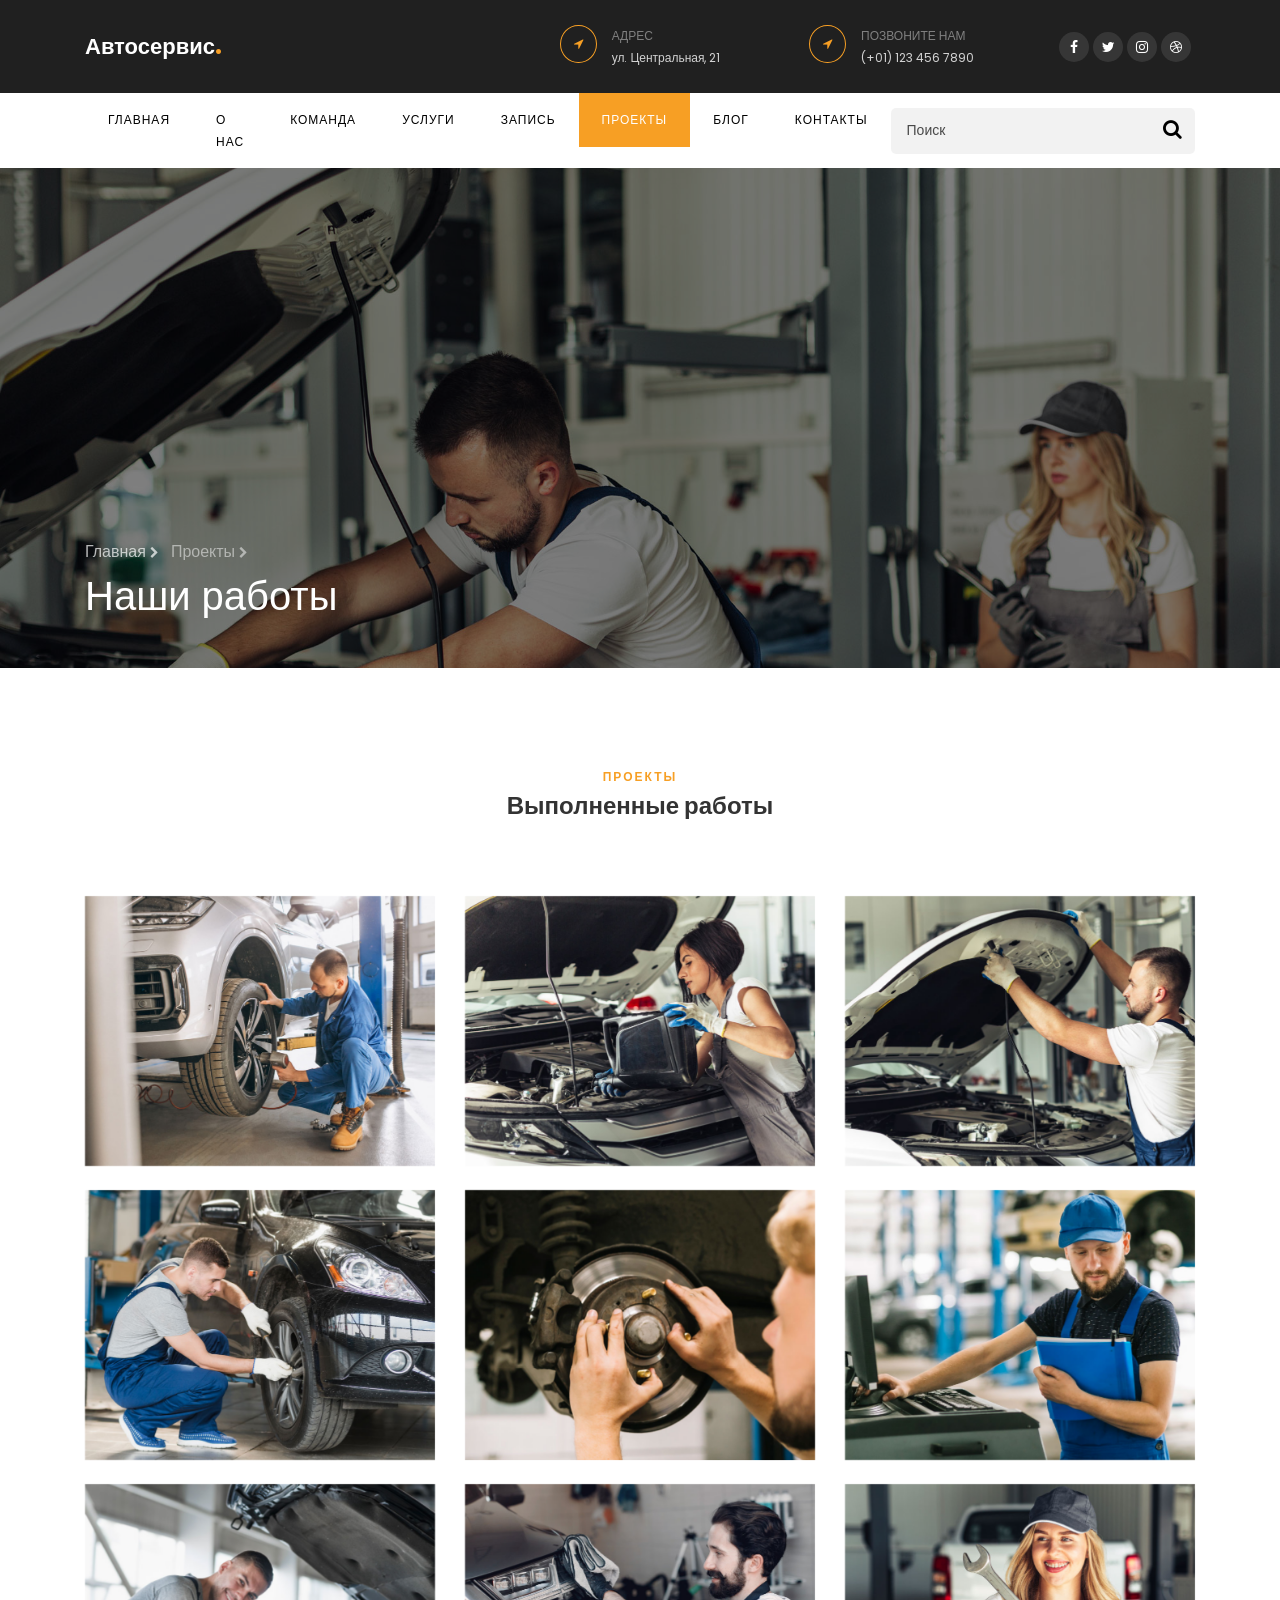
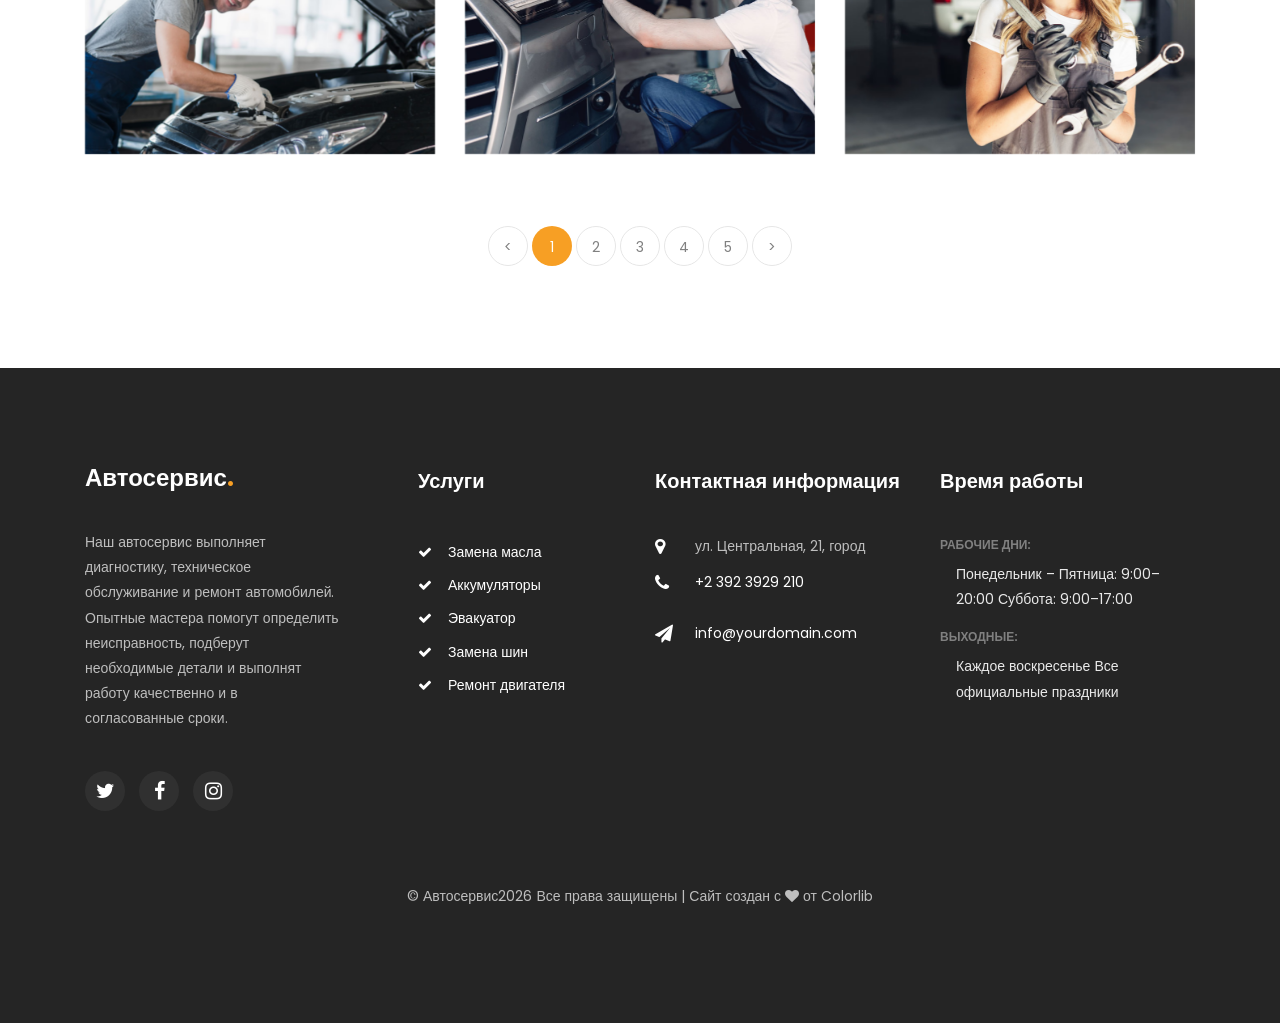
<file: project.html>
<!DOCTYPE html>

<html lang="ru">
<head>
<title>Автосервис — ремонт и обслуживание автомобилей</title>
<meta charset="utf-8"/>
<meta content="width=device-width, initial-scale=1, shrink-to-fit=no" name="viewport"/>
<link href="https://fonts.googleapis.com/css?family=Poppins:300,400,500,600,700,800,900&amp;display=swap" rel="stylesheet"/>
<link href="https://stackpath.bootstrapcdn.com/font-awesome/4.7.0/css/font-awesome.min.css" rel="stylesheet"/>
<link href="css/animate.css" rel="stylesheet"/>
<link href="css/owl.carousel.min.css" rel="stylesheet"/>
<link href="css/owl.theme.default.min.css" rel="stylesheet"/>
<link href="css/magnific-popup.css" rel="stylesheet"/>
<link href="css/bootstrap-datepicker.css" rel="stylesheet"/>
<link href="css/jquery.timepicker.css" rel="stylesheet"/>
<link href="css/flaticon.css" rel="stylesheet"/>
<link href="css/style.css" rel="stylesheet"/>
</head>
<body>
<div class="wrap">
<div class="container">
<div class="row justify-content-between">
<div class="col-md-3 d-flex align-items-center">
<a class="navbar-brand" href="index.html">Автосервис<span>.</span></a>
</div>
<div class="col-md-7">
<div class="row">
<div class="col">
<div class="top-wrap d-flex">
<div class="icon d-flex align-items-center justify-content-center"><span class="fa fa-location-arrow"></span></div>
<div class="text"><span>Адрес</span><span>ул. Центральная, 21</span></div>
</div>
</div>
<div class="col">
<div class="top-wrap d-flex">
<div class="icon d-flex align-items-center justify-content-center"><span class="fa fa-location-arrow"></span></div>
<div class="text"><span>Позвоните нам</span><span>(+01) 123 456 7890</span></div>
</div>
</div>
<div class="col-md-3 d-flex justify-content-end align-items-center">
<div class="social-media">
<p class="mb-0 d-flex">
<a class="d-flex align-items-center justify-content-center" href="#"><span class="fa fa-facebook"><i class="sr-only">Facebook</i></span></a>
<a class="d-flex align-items-center justify-content-center" href="#"><span class="fa fa-twitter"><i class="sr-only">Twitter</i></span></a>
<a class="d-flex align-items-center justify-content-center" href="#"><span class="fa fa-instagram"><i class="sr-only">Instagram</i></span></a>
<a class="d-flex align-items-center justify-content-center" href="#"><span class="fa fa-dribbble"><i class="sr-only">Dribbble</i></span></a>
</p>
</div>
</div>
</div>
</div>
</div>
</div>
</div>
<nav class="navbar navbar-expand-lg navbar-dark ftco_navbar bg-dark ftco-navbar-light" id="ftco-navbar">
<div class="container">
<button aria-controls="ftco-nav" aria-expanded="false" aria-label="Toggle navigation" class="navbar-toggler" data-target="#ftco-nav" data-toggle="collapse" type="button">
<span class="fa fa-bars"></span> Меню
	      </button>
<form action="#" class="searchform order-lg-last">
<div class="form-group d-flex">
<input class="form-control pl-3" placeholder="Поиск" type="text"/>
<button class="form-control search" placeholder="" type="submit"><span class="fa fa-search"></span></button>
</div>
</form>
<div class="collapse navbar-collapse" id="ftco-nav">
<ul class="navbar-nav mr-auto">
<li class="nav-item"><a class="nav-link" href="index.html">Главная</a></li>
<li class="nav-item"><a class="nav-link" href="about.html">О нас</a></li>
<li class="nav-item"><a class="nav-link" href="team.html">Команда</a></li>
<li class="nav-item"><a class="nav-link" href="services.html">Услуги</a></li>
<li class="nav-item"><a class="nav-link" href="booking.html">Запись</a></li>
<li class="nav-item active"><a class="nav-link" href="project.html">Проекты</a></li>
<li class="nav-item"><a class="nav-link" href="blog.html">Блог</a></li>
<li class="nav-item"><a class="nav-link" href="contact.html">Контакты</a></li>
</ul>
</div>
</div>
</nav>
<!-- END nav -->
<section class="hero-wrap hero-wrap-2" data-stellar-background-ratio="0.5" style="background-image: url('images/bg_2.jpg');">
<div class="overlay"></div>
<div class="container">
<div class="row no-gutters slider-text align-items-end">
<div class="col-md-9 ftco-animate pb-5">
<p class="breadcrumbs mb-2"><span class="mr-2"><a href="index.html">Главная <i class="fa fa-chevron-right"></i></a></span> <span>Проекты <i class="fa fa-chevron-right"></i></span></p>
<h1 class="mb-0 bread">Наши работы</h1>
</div>
</div>
</div>
</section>
<section class="ftco-section">
<div class="container">
<div class="row justify-content-center pb-5 mb-3">
<div class="col-md-7 heading-section text-center ftco-animate">
<span class="subheading">Проекты</span>
<h2>Выполненные работы</h2>
</div>
</div>
</div>
<div class="container">
<div class="row">
<div class="col-md-4 ftco-animate">
<div class="work mb-4 img d-flex align-items-end" style="background-image: url(images/work-1.jpg);">
<a class="icon image-popup d-flex justify-content-center align-items-center" href="images/work-1.jpg">
<span class="fa fa-expand"></span>
</a>
<div class="desc w-100 px-4">
<div class="text w-100 mb-3">
<span>Двигатель</span>
<h2><a href="project.html">Диагностика двигателя завершена</a></h2>
</div>
</div>
</div>
</div>
<div class="col-md-4 ftco-animate">
<div class="work mb-4 img d-flex align-items-end" style="background-image: url(images/work-2.jpg);">
<a class="icon image-popup d-flex justify-content-center align-items-center" href="images/work-2.jpg">
<span class="fa fa-expand"></span>
</a>
<div class="desc w-100 px-4">
<div class="text w-100 mb-3">
<span>Замена масла</span>
<h2><a href="project.html">Замена масла выполнена</a></h2>
</div>
</div>
</div>
</div>
<div class="col-md-4 ftco-animate">
<div class="work mb-4 img d-flex align-items-end" style="background-image: url(images/work-3.jpg);">
<a class="icon image-popup d-flex justify-content-center align-items-center" href="images/work-3.jpg">
<span class="fa fa-expand"></span>
</a>
<div class="desc w-100 px-4">
<div class="text w-100 mb-3">
<span>Двигатель</span>
<h2><a href="project.html">Диагностика двигателя</a></h2>
</div>
</div>
</div>
</div>
<div class="col-md-4 ftco-animate">
<div class="work mb-4 img d-flex align-items-end" style="background-image: url(images/work-4.jpg);">
<a class="icon image-popup d-flex justify-content-center align-items-center" href="images/work-4.jpg">
<span class="fa fa-expand"></span>
</a>
<div class="desc w-100 px-4">
<div class="text w-100 mb-3">
<span>Шины</span>
<h2><a href="project.html">Замена шин</a></h2>
</div>
</div>
</div>
</div>
<div class="col-md-4 ftco-animate">
<div class="work mb-4 img d-flex align-items-end" style="background-image: url(images/work-5.jpg);">
<a class="icon image-popup d-flex justify-content-center align-items-center" href="images/work-5.jpg">
<span class="fa fa-expand"></span>
</a>
<div class="desc w-100 px-4">
<div class="text w-100 mb-3">
<span>Шины</span>
<h2><a href="project.html">Замена шин</a></h2>
</div>
</div>
</div>
</div>
<div class="col-md-4 ftco-animate">
<div class="work mb-4 img d-flex align-items-end" style="background-image: url(images/work-6.jpg);">
<a class="icon image-popup d-flex justify-content-center align-items-center" href="images/work-6.jpg">
<span class="fa fa-expand"></span>
</a>
<div class="desc w-100 px-4">
<div class="text w-100 mb-3">
<span>Шины</span>
<h2><a href="project.html">Замена шин</a></h2>
</div>
</div>
</div>
</div>
<div class="col-md-4 ftco-animate">
<div class="work mb-4 img d-flex align-items-end" style="background-image: url(images/work-7.jpg);">
<a class="icon image-popup d-flex justify-content-center align-items-center" href="images/work-7.jpg">
<span class="fa fa-expand"></span>
</a>
<div class="desc w-100 px-4">
<div class="text w-100 mb-3">
<span>Шины</span>
<h2><a href="project.html">Замена шин</a></h2>
</div>
</div>
</div>
</div>
<div class="col-md-4 ftco-animate">
<div class="work mb-4 img d-flex align-items-end" style="background-image: url(images/work-8.jpg);">
<a class="icon image-popup d-flex justify-content-center align-items-center" href="images/work-8.jpg">
<span class="fa fa-expand"></span>
</a>
<div class="desc w-100 px-4">
<div class="text w-100 mb-3">
<span>Шины</span>
<h2><a href="project.html">Замена шин</a></h2>
</div>
</div>
</div>
</div>
<div class="col-md-4 ftco-animate">
<div class="work mb-4 img d-flex align-items-end" style="background-image: url(images/work-9.jpg);">
<a class="icon image-popup d-flex justify-content-center align-items-center" href="images/work-9.jpg">
<span class="fa fa-expand"></span>
</a>
<div class="desc w-100 px-4">
<div class="text w-100 mb-3">
<span>Шины</span>
<h2><a href="project.html">Замена шин</a></h2>
</div>
</div>
</div>
</div>
</div>
<div class="row mt-5">
<div class="col text-center">
<div class="block-27">
<ul>
<li><a href="#">&lt;</a></li>
<li class="active"><span>1</span></li>
<li><a href="#">2</a></li>
<li><a href="#">3</a></li>
<li><a href="#">4</a></li>
<li><a href="#">5</a></li>
<li><a href="#">&gt;</a></li>
</ul>
</div>
</div>
</div>
</div>
</section>
<footer class="footer ftco-section">
<div class="container">
<div class="row mb-5">
<div class="col-md-6 col-lg">
<div class="ftco-footer-widget mb-4">
<h2 class="logo"><a href="#">Автосервис<span>.</span></a></h2>
<p>Наш автосервис выполняет диагностику, техническое обслуживание и ремонт автомобилей. Опытные мастера помогут определить неисправность, подберут необходимые детали и выполнят работу качественно и в согласованные сроки.</p>
<ul class="ftco-footer-social list-unstyled float-md-left float-lft mt-4">
<li class="ftco-animate"><a href="#"><span class="fa fa-twitter"></span></a></li>
<li class="ftco-animate"><a href="#"><span class="fa fa-facebook"></span></a></li>
<li class="ftco-animate"><a href="#"><span class="fa fa-instagram"></span></a></li>
</ul>
</div>
</div>
<div class="col-md-6 col-lg">
<div class="ftco-footer-widget mb-4 ml-md-5">
<h2 class="ftco-heading-2">Услуги</h2>
<ul class="list-unstyled">
<li><a class="py-1 d-block" href="#"><span class="fa fa-check mr-3"></span>Замена масла</a></li>
<li><a class="py-1 d-block" href="#"><span class="fa fa-check mr-3"></span>Аккумуляторы</a></li>
<li><a class="py-1 d-block" href="#"><span class="fa fa-check mr-3"></span>Эвакуатор</a></li>
<li><a class="py-1 d-block" href="#"><span class="fa fa-check mr-3"></span>Замена шин</a></li>
<li><a class="py-1 d-block" href="#"><span class="fa fa-check mr-3"></span>Ремонт двигателя</a></li>
</ul>
</div>
</div>
<div class="col-md-6 col-lg">
<div class="ftco-footer-widget mb-4">
<h2 class="ftco-heading-2">Контактная информация</h2>
<div class="block-23 mb-3">
<ul>
<li><span class="icon fa fa-map-marker"></span><span class="text">ул. Центральная, 21, город</span></li>
<li><a href="#"><span class="icon fa fa-phone"></span><span class="text">+2 392 3929 210</span></a></li>
<li><a href="#"><span class="icon fa fa-paper-plane"></span><span class="text">info@yourdomain.com</span></a></li>
</ul>
</div>
</div>
</div>
<div class="col-md-6 col-lg">
<div class="ftco-footer-widget mb-4">
<h2 class="ftco-heading-2">Время работы</h2>
<div class="opening-hours">
<h4>Рабочие дни:</h4>
<p class="pl-3">
<span>Понедельник – Пятница: 9:00–20:00</span>
<span>Суббота: 9:00–17:00</span>
</p>
<h4>Выходные:</h4>
<p class="pl-3">
<span>Каждое воскресенье</span>
<span>Все официальные праздники</span>
</p>
</div>
</div>
</div>
</div>
<div class="row">
<div class="col-md-12 text-center">
<p><!-- Link back to Colorlib can't be removed. Template is licensed under CC BY 3.0. -->
  © Автосервис<script>document.write(new Date().getFullYear());</script> Все права защищены | Сайт создан с <i aria-hidden="true" class="fa fa-heart"></i> от <a href="https://colorlib.com" target="_blank">Colorlib</a>
<!-- Link back to Colorlib can't be removed. Template is licensed under CC BY 3.0. --></p>
</div>
</div>
</div>
</footer>
<!-- loader -->
<div class="show fullscreen" id="ftco-loader"><svg class="circular" height="48px" width="48px"><circle class="path-bg" cx="24" cy="24" fill="none" r="22" stroke="#eeeeee" stroke-width="4"></circle><circle class="path" cx="24" cy="24" fill="none" r="22" stroke="#F96D00" stroke-miterlimit="10" stroke-width="4"></circle></svg></div>
<script src="js/jquery.min.js"></script>
<script src="js/jquery-migrate-3.0.1.min.js"></script>
<script src="js/popper.min.js"></script>
<script src="js/bootstrap.min.js"></script>
<script src="js/jquery.easing.1.3.js"></script>
<script src="js/jquery.waypoints.min.js"></script>
<script src="js/jquery.stellar.min.js"></script>
<script src="js/jquery.animateNumber.min.js"></script>
<script src="js/bootstrap-datepicker.js"></script>
<script src="js/jquery.timepicker.min.js"></script>
<script src="js/owl.carousel.min.js"></script>
<script src="js/jquery.magnific-popup.min.js"></script>
<script src="js/scrollax.min.js"></script>
<script src="js/main.js"></script>
</body>
</html>
</file>
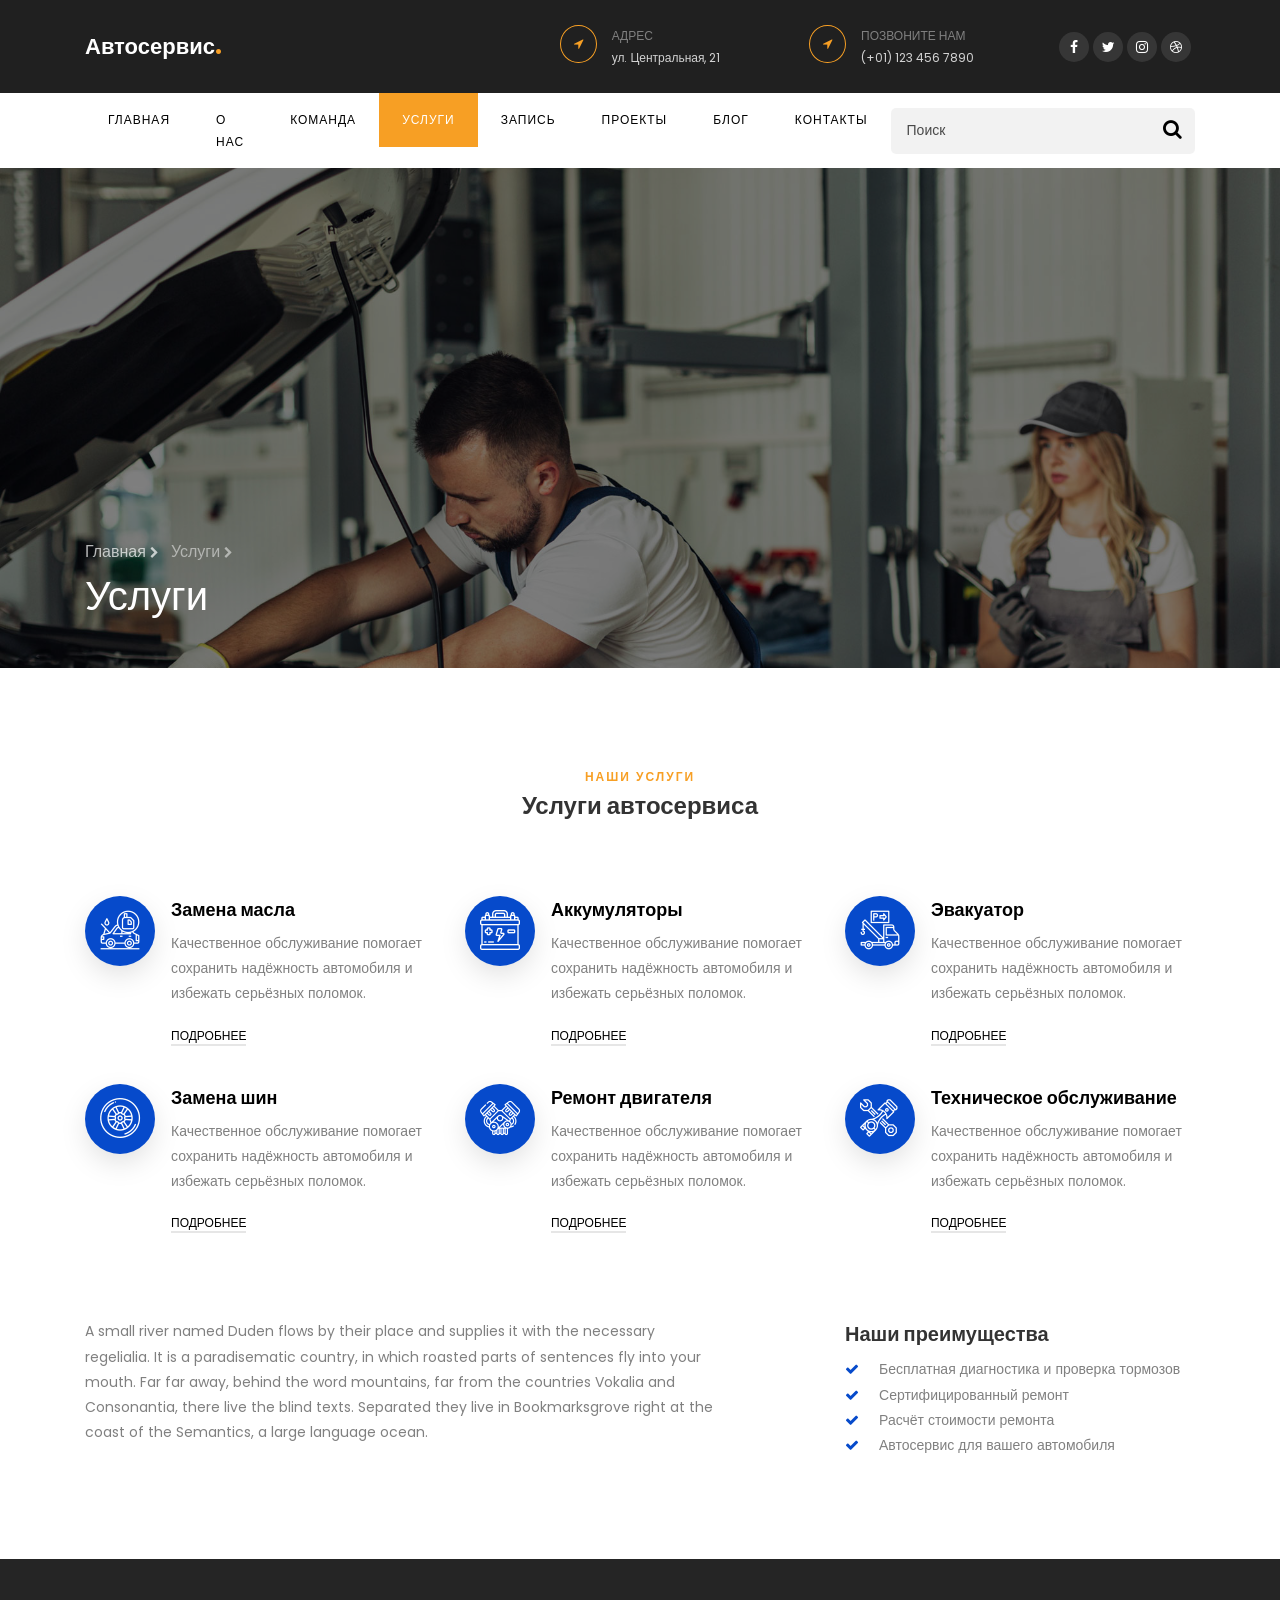
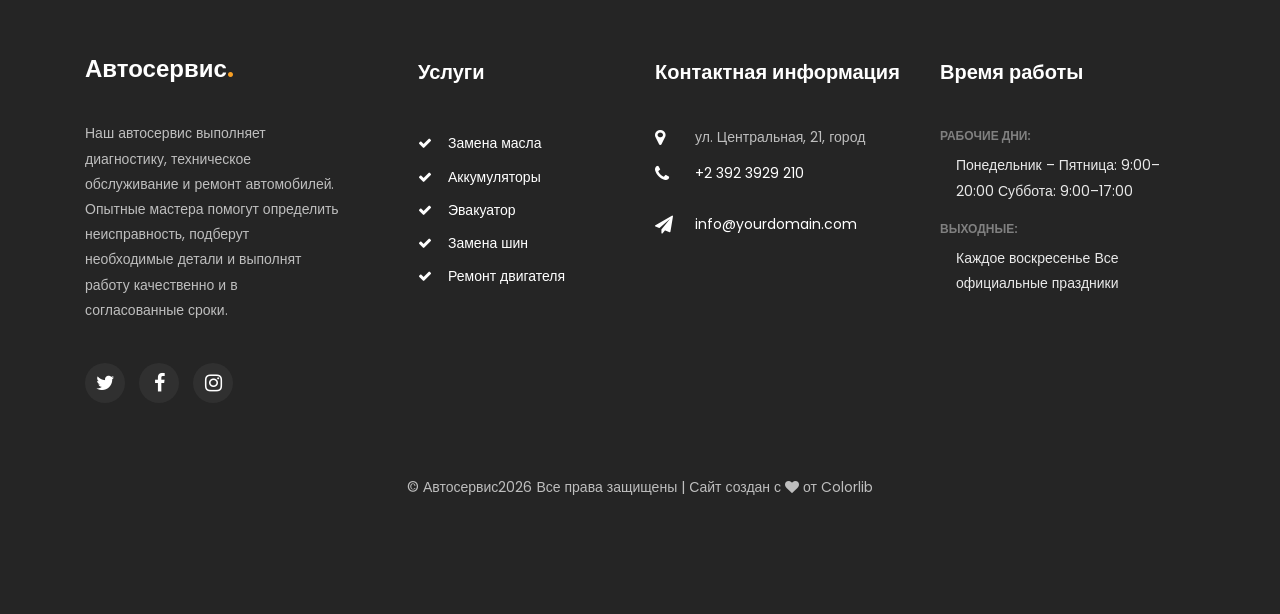
<file: services.html>
<!DOCTYPE html>

<html lang="ru">
<head>
<title>Автосервис — ремонт и обслуживание автомобилей</title>
<meta charset="utf-8"/>
<meta content="width=device-width, initial-scale=1, shrink-to-fit=no" name="viewport"/>
<link href="https://fonts.googleapis.com/css?family=Poppins:300,400,500,600,700,800,900&amp;display=swap" rel="stylesheet"/>
<link href="https://stackpath.bootstrapcdn.com/font-awesome/4.7.0/css/font-awesome.min.css" rel="stylesheet"/>
<link href="css/animate.css" rel="stylesheet"/>
<link href="css/owl.carousel.min.css" rel="stylesheet"/>
<link href="css/owl.theme.default.min.css" rel="stylesheet"/>
<link href="css/magnific-popup.css" rel="stylesheet"/>
<link href="css/bootstrap-datepicker.css" rel="stylesheet"/>
<link href="css/jquery.timepicker.css" rel="stylesheet"/>
<link href="css/flaticon.css" rel="stylesheet"/>
<link href="css/style.css" rel="stylesheet"/>
</head>
<body>
<div class="wrap">
<div class="container">
<div class="row justify-content-between">
<div class="col-md-3 d-flex align-items-center">
<a class="navbar-brand" href="index.html">Автосервис<span>.</span></a>
</div>
<div class="col-md-7">
<div class="row">
<div class="col">
<div class="top-wrap d-flex">
<div class="icon d-flex align-items-center justify-content-center"><span class="fa fa-location-arrow"></span></div>
<div class="text"><span>Адрес</span><span>ул. Центральная, 21</span></div>
</div>
</div>
<div class="col">
<div class="top-wrap d-flex">
<div class="icon d-flex align-items-center justify-content-center"><span class="fa fa-location-arrow"></span></div>
<div class="text"><span>Позвоните нам</span><span>(+01) 123 456 7890</span></div>
</div>
</div>
<div class="col-md-3 d-flex justify-content-end align-items-center">
<div class="social-media">
<p class="mb-0 d-flex">
<a class="d-flex align-items-center justify-content-center" href="#"><span class="fa fa-facebook"><i class="sr-only">Facebook</i></span></a>
<a class="d-flex align-items-center justify-content-center" href="#"><span class="fa fa-twitter"><i class="sr-only">Twitter</i></span></a>
<a class="d-flex align-items-center justify-content-center" href="#"><span class="fa fa-instagram"><i class="sr-only">Instagram</i></span></a>
<a class="d-flex align-items-center justify-content-center" href="#"><span class="fa fa-dribbble"><i class="sr-only">Dribbble</i></span></a>
</p>
</div>
</div>
</div>
</div>
</div>
</div>
</div>
<nav class="navbar navbar-expand-lg navbar-dark ftco_navbar bg-dark ftco-navbar-light" id="ftco-navbar">
<div class="container">
<button aria-controls="ftco-nav" aria-expanded="false" aria-label="Toggle navigation" class="navbar-toggler" data-target="#ftco-nav" data-toggle="collapse" type="button">
<span class="fa fa-bars"></span> Меню
	      </button>
<form action="#" class="searchform order-lg-last">
<div class="form-group d-flex">
<input class="form-control pl-3" placeholder="Поиск" type="text"/>
<button class="form-control search" placeholder="" type="submit"><span class="fa fa-search"></span></button>
</div>
</form>
<div class="collapse navbar-collapse" id="ftco-nav">
<ul class="navbar-nav mr-auto">
<li class="nav-item"><a class="nav-link" href="index.html">Главная</a></li>
<li class="nav-item"><a class="nav-link" href="about.html">О нас</a></li>
<li class="nav-item"><a class="nav-link" href="team.html">Команда</a></li>
<li class="nav-item active"><a class="nav-link" href="services.html">Услуги</a></li>
<li class="nav-item"><a class="nav-link" href="booking.html">Запись</a></li>
<li class="nav-item"><a class="nav-link" href="project.html">Проекты</a></li>
<li class="nav-item"><a class="nav-link" href="blog.html">Блог</a></li>
<li class="nav-item"><a class="nav-link" href="contact.html">Контакты</a></li>
</ul>
</div>
</div>
</nav>
<!-- END nav -->
<section class="hero-wrap hero-wrap-2" data-stellar-background-ratio="0.5" style="background-image: url('images/bg_2.jpg');">
<div class="overlay"></div>
<div class="container">
<div class="row no-gutters slider-text align-items-end">
<div class="col-md-9 ftco-animate pb-5">
<p class="breadcrumbs mb-2"><span class="mr-2"><a href="index.html">Главная <i class="fa fa-chevron-right"></i></a></span> <span>Услуги <i class="fa fa-chevron-right"></i></span></p>
<h1 class="mb-0 bread">Услуги</h1>
</div>
</div>
</div>
</section>
<section class="ftco-section">
<div class="container">
<div class="row justify-content-center pb-5 mb-3">
<div class="col-md-7 heading-section text-center ftco-animate">
<span class="subheading">Наши услуги</span>
<h2>Услуги автосервиса</h2>
</div>
</div>
<div class="row">
<div class="col-md-4 services ftco-animate">
<div class="d-block d-flex">
<div class="icon d-flex justify-content-center align-items-center">
<span class="flaticon-car-service"></span>
</div>
<div class="media-body pl-3">
<h3 class="heading">Замена масла</h3>
<p>Качественное обслуживание помогает сохранить надёжность автомобиля и избежать серьёзных поломок.</p>
<p><a class="btn-custom" href="#">Подробнее</a></p>
</div>
</div>
<div class="d-block d-flex">
<div class="icon d-flex justify-content-center align-items-center">
<span class="flaticon-tyre"></span>
</div>
<div class="media-body pl-3">
<h3 class="heading">Замена шин</h3>
<p>Качественное обслуживание помогает сохранить надёжность автомобиля и избежать серьёзных поломок.</p>
<p><a class="btn-custom" href="#">Подробнее</a></p>
</div>
</div>
</div>
<div class="col-md-4 services ftco-animate">
<div class="d-block d-flex">
<div class="icon d-flex justify-content-center align-items-center">
<span class="flaticon-battery"></span>
</div>
<div class="media-body pl-3">
<h3 class="heading">Аккумуляторы</h3>
<p>Качественное обслуживание помогает сохранить надёжность автомобиля и избежать серьёзных поломок.</p>
<p><a class="btn-custom" href="#">Подробнее</a></p>
</div>
</div>
<div class="d-block d-flex">
<div class="icon d-flex justify-content-center align-items-center">
<span class="flaticon-car-engine"></span>
</div>
<div class="media-body pl-3">
<h3 class="heading">Ремонт двигателя</h3>
<p>Качественное обслуживание помогает сохранить надёжность автомобиля и избежать серьёзных поломок.</p>
<p><a class="btn-custom" href="#">Подробнее</a></p>
</div>
</div>
</div>
<div class="col-md-4 services ftco-animate">
<div class="d-block d-flex">
<div class="icon d-flex justify-content-center align-items-center">
<span class="flaticon-tow-truck"></span>
</div>
<div class="media-body pl-3">
<h3 class="heading">Эвакуатор</h3>
<p>Качественное обслуживание помогает сохранить надёжность автомобиля и избежать серьёзных поломок.</p>
<p><a class="btn-custom" href="#">Подробнее</a></p>
</div>
</div>
<div class="d-block d-flex">
<div class="icon d-flex justify-content-center align-items-center">
<span class="flaticon-repair"></span>
</div>
<div class="media-body pl-3">
<h3 class="heading">Техническое обслуживание</h3>
<p>Качественное обслуживание помогает сохранить надёжность автомобиля и избежать серьёзных поломок.</p>
<p><a class="btn-custom" href="#">Подробнее</a></p>
</div>
</div>
</div>
</div>
<div class="row mt-4 mt-md-5 justify-content-between">
<div class="col-md-7 ftco-animate">
<p>A small river named Duden flows by their place and supplies it with the necessary regelialia. It is a paradisematic country, in which roasted parts of sentences fly into your mouth. Far far away, behind the word mountains, far from the countries Vokalia and Consonantia, there live the blind texts. Separated they live in Bookmarksgrove right at the coast of the Semantics, a large language ocean.</p>
</div>
<div class="col-md-4 ftco-animate">
<h5 class="font-weight-bold">Наши преимущества</h5>
<ul class="services-2">
<li><span class="fa fa-check"></span>Бесплатная диагностика и проверка тормозов</li>
<li><span class="fa fa-check"></span>Сертифицированный ремонт</li>
<li><span class="fa fa-check"></span>Расчёт стоимости ремонта</li>
<li><span class="fa fa-check"></span>Автосервис для вашего автомобиля</li>
</ul>
</div>
</div>
</div>
</section>
<footer class="footer ftco-section">
<div class="container">
<div class="row mb-5">
<div class="col-md-6 col-lg">
<div class="ftco-footer-widget mb-4">
<h2 class="logo"><a href="#">Автосервис<span>.</span></a></h2>
<p>Наш автосервис выполняет диагностику, техническое обслуживание и ремонт автомобилей. Опытные мастера помогут определить неисправность, подберут необходимые детали и выполнят работу качественно и в согласованные сроки.</p>
<ul class="ftco-footer-social list-unstyled float-md-left float-lft mt-4">
<li class="ftco-animate"><a href="#"><span class="fa fa-twitter"></span></a></li>
<li class="ftco-animate"><a href="#"><span class="fa fa-facebook"></span></a></li>
<li class="ftco-animate"><a href="#"><span class="fa fa-instagram"></span></a></li>
</ul>
</div>
</div>
<div class="col-md-6 col-lg">
<div class="ftco-footer-widget mb-4 ml-md-5">
<h2 class="ftco-heading-2">Услуги</h2>
<ul class="list-unstyled">
<li><a class="py-1 d-block" href="#"><span class="fa fa-check mr-3"></span>Замена масла</a></li>
<li><a class="py-1 d-block" href="#"><span class="fa fa-check mr-3"></span>Аккумуляторы</a></li>
<li><a class="py-1 d-block" href="#"><span class="fa fa-check mr-3"></span>Эвакуатор</a></li>
<li><a class="py-1 d-block" href="#"><span class="fa fa-check mr-3"></span>Замена шин</a></li>
<li><a class="py-1 d-block" href="#"><span class="fa fa-check mr-3"></span>Ремонт двигателя</a></li>
</ul>
</div>
</div>
<div class="col-md-6 col-lg">
<div class="ftco-footer-widget mb-4">
<h2 class="ftco-heading-2">Контактная информация</h2>
<div class="block-23 mb-3">
<ul>
<li><span class="icon fa fa-map-marker"></span><span class="text">ул. Центральная, 21, город</span></li>
<li><a href="#"><span class="icon fa fa-phone"></span><span class="text">+2 392 3929 210</span></a></li>
<li><a href="#"><span class="icon fa fa-paper-plane"></span><span class="text">info@yourdomain.com</span></a></li>
</ul>
</div>
</div>
</div>
<div class="col-md-6 col-lg">
<div class="ftco-footer-widget mb-4">
<h2 class="ftco-heading-2">Время работы</h2>
<div class="opening-hours">
<h4>Рабочие дни:</h4>
<p class="pl-3">
<span>Понедельник – Пятница: 9:00–20:00</span>
<span>Суббота: 9:00–17:00</span>
</p>
<h4>Выходные:</h4>
<p class="pl-3">
<span>Каждое воскресенье</span>
<span>Все официальные праздники</span>
</p>
</div>
</div>
</div>
</div>
<div class="row">
<div class="col-md-12 text-center">
<p><!-- Link back to Colorlib can't be removed. Template is licensed under CC BY 3.0. -->
  © Автосервис<script>document.write(new Date().getFullYear());</script> Все права защищены | Сайт создан с <i aria-hidden="true" class="fa fa-heart"></i> от <a href="https://colorlib.com" target="_blank">Colorlib</a>
<!-- Link back to Colorlib can't be removed. Template is licensed under CC BY 3.0. --></p>
</div>
</div>
</div>
</footer>
<!-- loader -->
<div class="show fullscreen" id="ftco-loader"><svg class="circular" height="48px" width="48px"><circle class="path-bg" cx="24" cy="24" fill="none" r="22" stroke="#eeeeee" stroke-width="4"></circle><circle class="path" cx="24" cy="24" fill="none" r="22" stroke="#F96D00" stroke-miterlimit="10" stroke-width="4"></circle></svg></div>
<script src="js/jquery.min.js"></script>
<script src="js/jquery-migrate-3.0.1.min.js"></script>
<script src="js/popper.min.js"></script>
<script src="js/bootstrap.min.js"></script>
<script src="js/jquery.easing.1.3.js"></script>
<script src="js/jquery.waypoints.min.js"></script>
<script src="js/jquery.stellar.min.js"></script>
<script src="js/jquery.animateNumber.min.js"></script>
<script src="js/bootstrap-datepicker.js"></script>
<script src="js/jquery.timepicker.min.js"></script>
<script src="js/owl.carousel.min.js"></script>
<script src="js/jquery.magnific-popup.min.js"></script>
<script src="js/scrollax.min.js"></script>
<script src="js/main.js"></script>
</body>
</html>
</file>
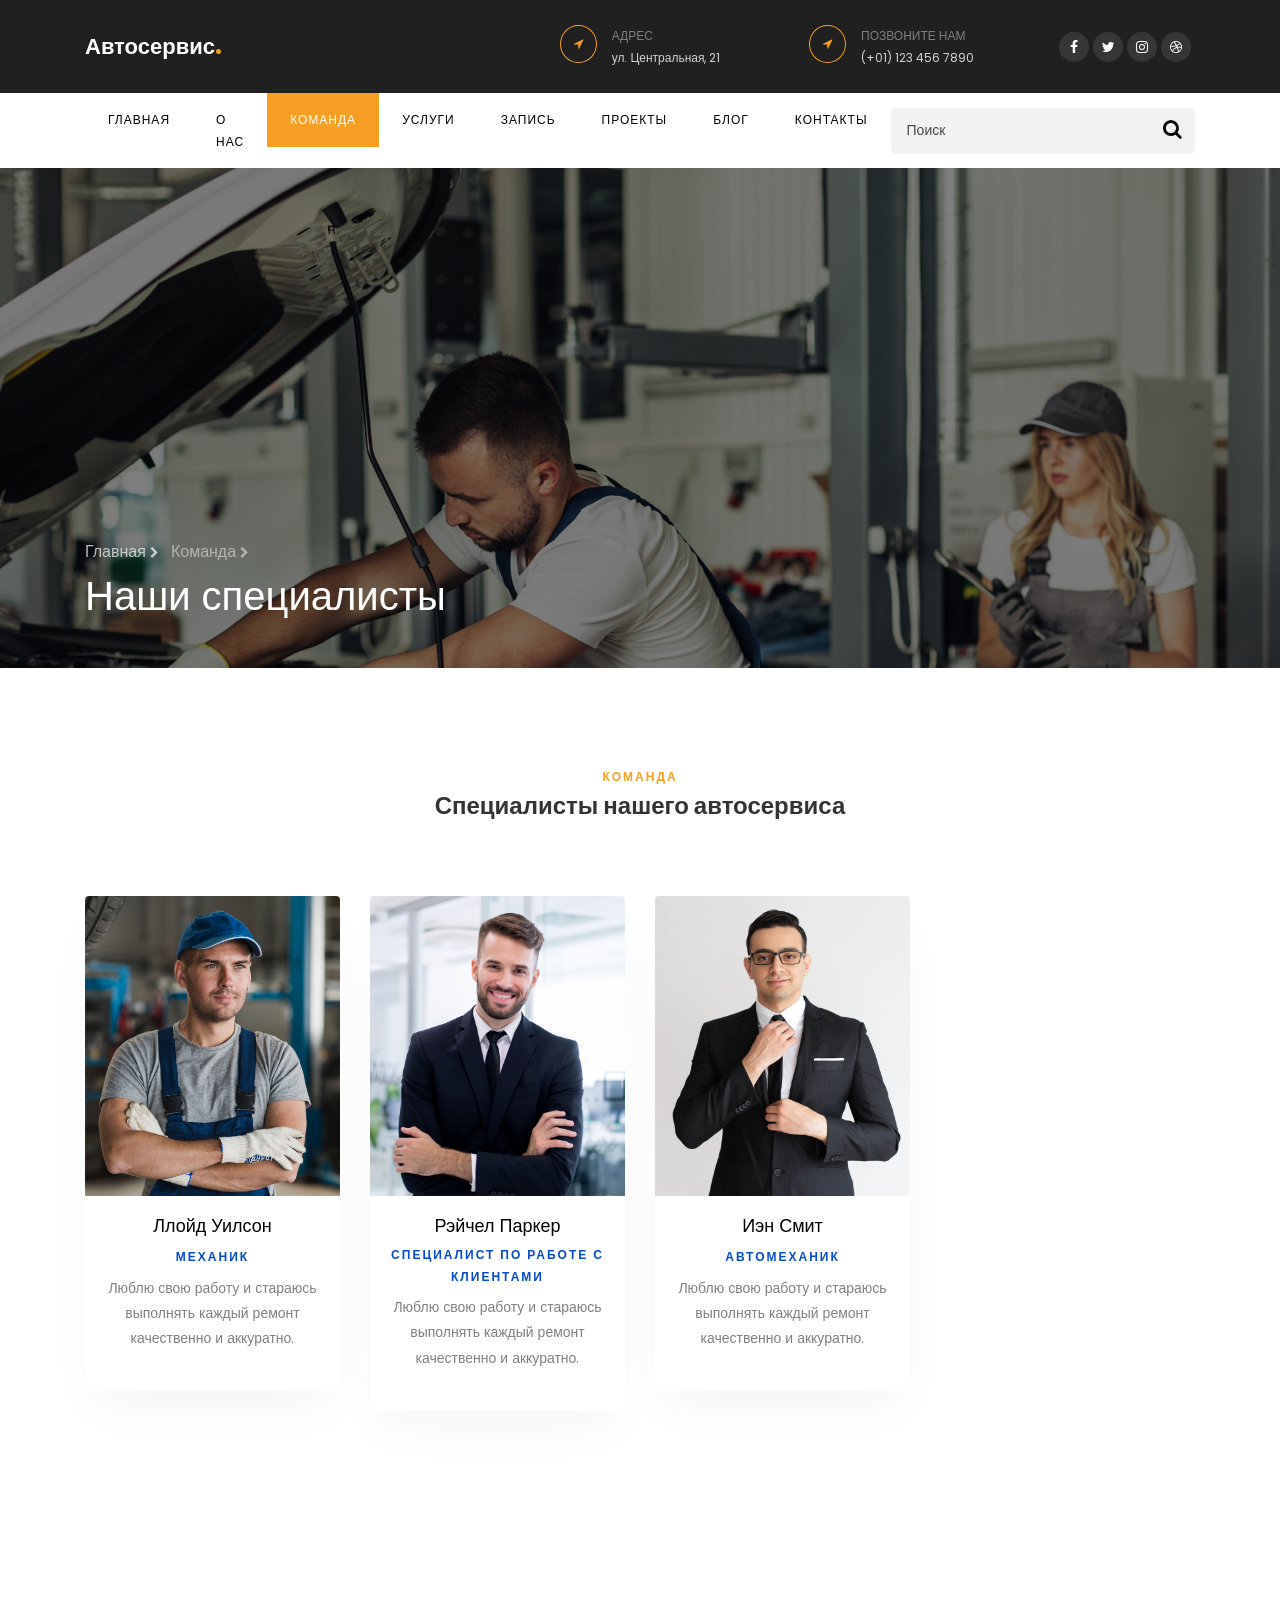
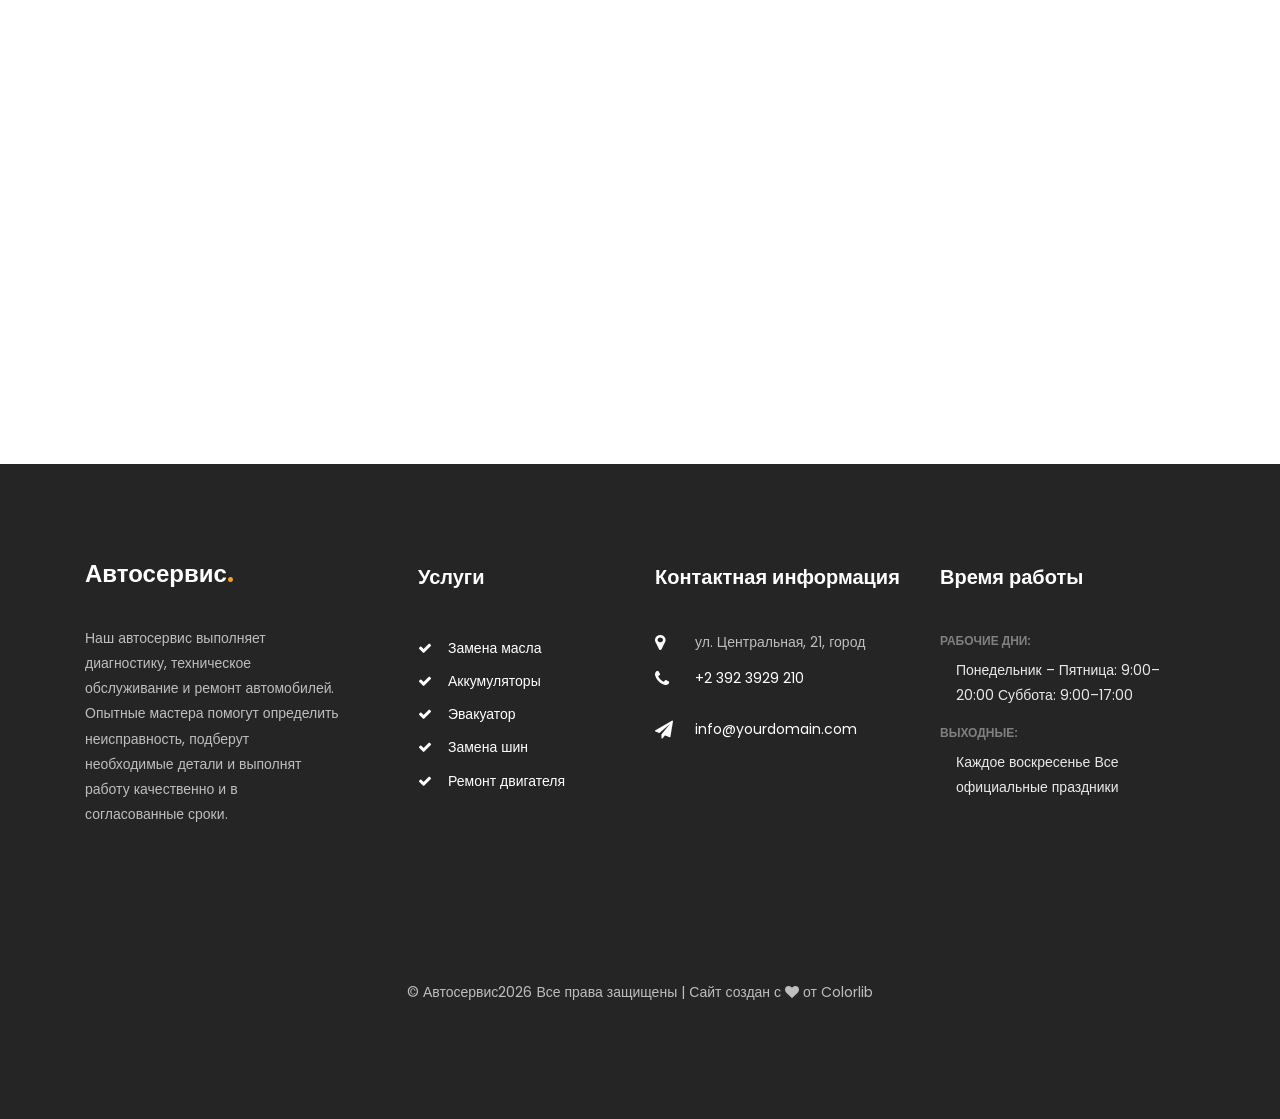
<file: team.html>
<!DOCTYPE html>

<html lang="ru">
<head>
<title>Автосервис — ремонт и обслуживание автомобилей</title>
<meta charset="utf-8"/>
<meta content="width=device-width, initial-scale=1, shrink-to-fit=no" name="viewport"/>
<link href="https://fonts.googleapis.com/css?family=Poppins:300,400,500,600,700,800,900&amp;display=swap" rel="stylesheet"/>
<link href="https://stackpath.bootstrapcdn.com/font-awesome/4.7.0/css/font-awesome.min.css" rel="stylesheet"/>
<link href="css/animate.css" rel="stylesheet"/>
<link href="css/owl.carousel.min.css" rel="stylesheet"/>
<link href="css/owl.theme.default.min.css" rel="stylesheet"/>
<link href="css/magnific-popup.css" rel="stylesheet"/>
<link href="css/bootstrap-datepicker.css" rel="stylesheet"/>
<link href="css/jquery.timepicker.css" rel="stylesheet"/>
<link href="css/flaticon.css" rel="stylesheet"/>
<link href="css/style.css" rel="stylesheet"/>
</head>
<body>
<div class="wrap">
<div class="container">
<div class="row justify-content-between">
<div class="col-md-3 d-flex align-items-center">
<a class="navbar-brand" href="index.html">Автосервис<span>.</span></a>
</div>
<div class="col-md-7">
<div class="row">
<div class="col">
<div class="top-wrap d-flex">
<div class="icon d-flex align-items-center justify-content-center"><span class="fa fa-location-arrow"></span></div>
<div class="text"><span>Адрес</span><span>ул. Центральная, 21</span></div>
</div>
</div>
<div class="col">
<div class="top-wrap d-flex">
<div class="icon d-flex align-items-center justify-content-center"><span class="fa fa-location-arrow"></span></div>
<div class="text"><span>Позвоните нам</span><span>(+01) 123 456 7890</span></div>
</div>
</div>
<div class="col-md-3 d-flex justify-content-end align-items-center">
<div class="social-media">
<p class="mb-0 d-flex">
<a class="d-flex align-items-center justify-content-center" href="#"><span class="fa fa-facebook"><i class="sr-only">Facebook</i></span></a>
<a class="d-flex align-items-center justify-content-center" href="#"><span class="fa fa-twitter"><i class="sr-only">Twitter</i></span></a>
<a class="d-flex align-items-center justify-content-center" href="#"><span class="fa fa-instagram"><i class="sr-only">Instagram</i></span></a>
<a class="d-flex align-items-center justify-content-center" href="#"><span class="fa fa-dribbble"><i class="sr-only">Dribbble</i></span></a>
</p>
</div>
</div>
</div>
</div>
</div>
</div>
</div>
<nav class="navbar navbar-expand-lg navbar-dark ftco_navbar bg-dark ftco-navbar-light" id="ftco-navbar">
<div class="container">
<button aria-controls="ftco-nav" aria-expanded="false" aria-label="Toggle navigation" class="navbar-toggler" data-target="#ftco-nav" data-toggle="collapse" type="button">
<span class="fa fa-bars"></span> Меню
	      </button>
<form action="#" class="searchform order-lg-last">
<div class="form-group d-flex">
<input class="form-control pl-3" placeholder="Поиск" type="text"/>
<button class="form-control search" placeholder="" type="submit"><span class="fa fa-search"></span></button>
</div>
</form>
<div class="collapse navbar-collapse" id="ftco-nav">
<ul class="navbar-nav mr-auto">
<li class="nav-item"><a class="nav-link" href="index.html">Главная</a></li>
<li class="nav-item"><a class="nav-link" href="about.html">О нас</a></li>
<li class="nav-item active"><a class="nav-link" href="team.html">Команда</a></li>
<li class="nav-item"><a class="nav-link" href="services.html">Услуги</a></li>
<li class="nav-item"><a class="nav-link" href="booking.html">Запись</a></li>
<li class="nav-item"><a class="nav-link" href="project.html">Проекты</a></li>
<li class="nav-item"><a class="nav-link" href="blog.html">Блог</a></li>
<li class="nav-item"><a class="nav-link" href="contact.html">Контакты</a></li>
</ul>
</div>
</div>
</nav>
<!-- END nav -->
<section class="hero-wrap hero-wrap-2" data-stellar-background-ratio="0.5" style="background-image: url('images/bg_2.jpg');">
<div class="overlay"></div>
<div class="container">
<div class="row no-gutters slider-text align-items-end">
<div class="col-md-9 ftco-animate pb-5">
<p class="breadcrumbs mb-2"><span class="mr-2"><a href="index.html">Главная <i class="fa fa-chevron-right"></i></a></span> <span>Команда <i class="fa fa-chevron-right"></i></span></p>
<h1 class="mb-0 bread">Наши специалисты</h1>
</div>
</div>
</div>
</section>
<section class="ftco-section">
<div class="container">
<div class="row justify-content-center pb-5 mb-3">
<div class="col-md-7 heading-section text-center ftco-animate">
<span class="subheading">Команда</span>
<h2>Специалисты нашего автосервиса</h2>
</div>
</div>
<div class="row">
<div class="col-md-6 col-lg-3 ftco-animate">
<div class="staff">
<div class="img-wrap d-flex align-items-stretch">
<div class="img align-self-stretch" style="background-image: url(images/staff-1.jpg);"></div>
</div>
<div class="text pt-3 px-3 pb-4 text-center">
<h3>Ллойд Уилсон</h3>
<span class="position mb-2">Механик</span>
<div class="faded">
<p>Люблю свою работу и стараюсь выполнять каждый ремонт качественно и аккуратно.</p>
<ul class="ftco-social text-center">
<li class="ftco-animate"><a class="d-flex align-items-center justify-content-center" href="#"><span class="fa fa-twitter"></span></a></li>
<li class="ftco-animate"><a class="d-flex align-items-center justify-content-center" href="#"><span class="fa fa-facebook"></span></a></li>
<li class="ftco-animate"><a class="d-flex align-items-center justify-content-center" href="#"><span class="fa fa-google"></span></a></li>
<li class="ftco-animate"><a class="d-flex align-items-center justify-content-center" href="#"><span class="fa fa-instagram"></span></a></li>
</ul>
</div>
</div>
</div>
</div>
<div class="col-md-6 col-lg-3 ftco-animate">
<div class="staff">
<div class="img-wrap d-flex align-items-stretch">
<div class="img align-self-stretch" style="background-image: url(images/staff-2.jpg);"></div>
</div>
<div class="text pt-3 px-3 pb-4 text-center">
<h3>Рэйчел Паркер</h3>
<span class="position mb-2">Специалист по работе с клиентами</span>
<div class="faded">
<p>Люблю свою работу и стараюсь выполнять каждый ремонт качественно и аккуратно.</p>
<ul class="ftco-social text-center">
<li class="ftco-animate"><a class="d-flex align-items-center justify-content-center" href="#"><span class="fa fa-twitter"></span></a></li>
<li class="ftco-animate"><a class="d-flex align-items-center justify-content-center" href="#"><span class="fa fa-facebook"></span></a></li>
<li class="ftco-animate"><a class="d-flex align-items-center justify-content-center" href="#"><span class="fa fa-google"></span></a></li>
<li class="ftco-animate"><a class="d-flex align-items-center justify-content-center" href="#"><span class="fa fa-instagram"></span></a></li>
</ul>
</div>
</div>
</div>
</div>
<div class="col-md-6 col-lg-3 ftco-animate">
<div class="staff">
<div class="img-wrap d-flex align-items-stretch">
<div class="img align-self-stretch" style="background-image: url(images/staff-3.jpg);"></div>
</div>
<div class="text pt-3 px-3 pb-4 text-center">
<h3>Иэн Смит</h3>
<span class="position mb-2">Автомеханик</span>
<div class="faded">
<p>Люблю свою работу и стараюсь выполнять каждый ремонт качественно и аккуратно.</p>
<ul class="ftco-social text-center">
<li class="ftco-animate"><a class="d-flex align-items-center justify-content-center" href="#"><span class="fa fa-twitter"></span></a></li>
<li class="ftco-animate"><a class="d-flex align-items-center justify-content-center" href="#"><span class="fa fa-facebook"></span></a></li>
<li class="ftco-animate"><a class="d-flex align-items-center justify-content-center" href="#"><span class="fa fa-google"></span></a></li>
<li class="ftco-animate"><a class="d-flex align-items-center justify-content-center" href="#"><span class="fa fa-instagram"></span></a></li>
</ul>
</div>
</div>
</div>
</div>
<div class="col-md-6 col-lg-3 ftco-animate">
<div class="staff">
<div class="img-wrap d-flex align-items-stretch">
<div class="img align-self-stretch" style="background-image: url(images/staff-4.jpg);"></div>
</div>
<div class="text pt-3 px-3 pb-4 text-center">
<h3>Алисия Хендерсон</h3>
<span class="position mb-2">Автоспециалист</span>
<div class="faded">
<p>Люблю свою работу и стараюсь выполнять каждый ремонт качественно и аккуратно.</p>
<ul class="ftco-social text-center">
<li class="ftco-animate"><a class="d-flex align-items-center justify-content-center" href="#"><span class="fa fa-twitter"></span></a></li>
<li class="ftco-animate"><a class="d-flex align-items-center justify-content-center" href="#"><span class="fa fa-facebook"></span></a></li>
<li class="ftco-animate"><a class="d-flex align-items-center justify-content-center" href="#"><span class="fa fa-google"></span></a></li>
<li class="ftco-animate"><a class="d-flex align-items-center justify-content-center" href="#"><span class="fa fa-instagram"></span></a></li>
</ul>
</div>
</div>
</div>
</div>
<div class="col-md-6 col-lg-3 ftco-animate">
<div class="staff">
<div class="img-wrap d-flex align-items-stretch">
<div class="img align-self-stretch" style="background-image: url(images/staff-5.jpg);"></div>
</div>
<div class="text pt-3 px-3 pb-4 text-center">
<h3>Ллойд Уилсон</h3>
<span class="position mb-2">Автомеханик</span>
<div class="faded">
<p>Люблю свою работу и стараюсь выполнять каждый ремонт качественно и аккуратно.</p>
<ul class="ftco-social text-center">
<li class="ftco-animate"><a class="d-flex align-items-center justify-content-center" href="#"><span class="fa fa-twitter"></span></a></li>
<li class="ftco-animate"><a class="d-flex align-items-center justify-content-center" href="#"><span class="fa fa-facebook"></span></a></li>
<li class="ftco-animate"><a class="d-flex align-items-center justify-content-center" href="#"><span class="fa fa-google"></span></a></li>
<li class="ftco-animate"><a class="d-flex align-items-center justify-content-center" href="#"><span class="fa fa-instagram"></span></a></li>
</ul>
</div>
</div>
</div>
</div>
<div class="col-md-6 col-lg-3 ftco-animate">
<div class="staff">
<div class="img-wrap d-flex align-items-stretch">
<div class="img align-self-stretch" style="background-image: url(images/staff-6.jpg);"></div>
</div>
<div class="text pt-3 px-3 pb-4 text-center">
<h3>Рэйчел Паркер</h3>
<span class="position mb-2">Механик</span>
<div class="faded">
<p>Люблю свою работу и стараюсь выполнять каждый ремонт качественно и аккуратно.</p>
<ul class="ftco-social text-center">
<li class="ftco-animate"><a class="d-flex align-items-center justify-content-center" href="#"><span class="fa fa-twitter"></span></a></li>
<li class="ftco-animate"><a class="d-flex align-items-center justify-content-center" href="#"><span class="fa fa-facebook"></span></a></li>
<li class="ftco-animate"><a class="d-flex align-items-center justify-content-center" href="#"><span class="fa fa-google"></span></a></li>
<li class="ftco-animate"><a class="d-flex align-items-center justify-content-center" href="#"><span class="fa fa-instagram"></span></a></li>
</ul>
</div>
</div>
</div>
</div>
<div class="col-md-6 col-lg-3 ftco-animate">
<div class="staff">
<div class="img-wrap d-flex align-items-stretch">
<div class="img align-self-stretch" style="background-image: url(images/staff-7.jpg);"></div>
</div>
<div class="text pt-3 px-3 pb-4 text-center">
<h3>Иэн Смит</h3>
<span class="position mb-2">Автоспециалист</span>
<div class="faded">
<p>Люблю свою работу и стараюсь выполнять каждый ремонт качественно и аккуратно.</p>
<ul class="ftco-social text-center">
<li class="ftco-animate"><a class="d-flex align-items-center justify-content-center" href="#"><span class="fa fa-twitter"></span></a></li>
<li class="ftco-animate"><a class="d-flex align-items-center justify-content-center" href="#"><span class="fa fa-facebook"></span></a></li>
<li class="ftco-animate"><a class="d-flex align-items-center justify-content-center" href="#"><span class="fa fa-google"></span></a></li>
<li class="ftco-animate"><a class="d-flex align-items-center justify-content-center" href="#"><span class="fa fa-instagram"></span></a></li>
</ul>
</div>
</div>
</div>
</div>
<div class="col-md-6 col-lg-3 ftco-animate">
<div class="staff">
<div class="img-wrap d-flex align-items-stretch">
<div class="img align-self-stretch" style="background-image: url(images/staff-8.jpg);"></div>
</div>
<div class="text pt-3 px-3 pb-4 text-center">
<h3>Фред Хендерсон</h3>
<span class="position mb-2">Автомеханик</span>
<div class="faded">
<p>Люблю свою работу и стараюсь выполнять каждый ремонт качественно и аккуратно.</p>
<ul class="ftco-social text-center">
<li class="ftco-animate"><a class="d-flex align-items-center justify-content-center" href="#"><span class="fa fa-twitter"></span></a></li>
<li class="ftco-animate"><a class="d-flex align-items-center justify-content-center" href="#"><span class="fa fa-facebook"></span></a></li>
<li class="ftco-animate"><a class="d-flex align-items-center justify-content-center" href="#"><span class="fa fa-google"></span></a></li>
<li class="ftco-animate"><a class="d-flex align-items-center justify-content-center" href="#"><span class="fa fa-instagram"></span></a></li>
</ul>
</div>
</div>
</div>
</div>
</div>
</div>
</section>
<footer class="footer ftco-section">
<div class="container">
<div class="row mb-5">
<div class="col-md-6 col-lg">
<div class="ftco-footer-widget mb-4">
<h2 class="logo"><a href="#">Автосервис<span>.</span></a></h2>
<p>Наш автосервис выполняет диагностику, техническое обслуживание и ремонт автомобилей. Опытные мастера помогут определить неисправность, подберут необходимые детали и выполнят работу качественно и в согласованные сроки.</p>
<ul class="ftco-footer-social list-unstyled float-md-left float-lft mt-4">
<li class="ftco-animate"><a href="#"><span class="fa fa-twitter"></span></a></li>
<li class="ftco-animate"><a href="#"><span class="fa fa-facebook"></span></a></li>
<li class="ftco-animate"><a href="#"><span class="fa fa-instagram"></span></a></li>
</ul>
</div>
</div>
<div class="col-md-6 col-lg">
<div class="ftco-footer-widget mb-4 ml-md-5">
<h2 class="ftco-heading-2">Услуги</h2>
<ul class="list-unstyled">
<li><a class="py-1 d-block" href="#"><span class="fa fa-check mr-3"></span>Замена масла</a></li>
<li><a class="py-1 d-block" href="#"><span class="fa fa-check mr-3"></span>Аккумуляторы</a></li>
<li><a class="py-1 d-block" href="#"><span class="fa fa-check mr-3"></span>Эвакуатор</a></li>
<li><a class="py-1 d-block" href="#"><span class="fa fa-check mr-3"></span>Замена шин</a></li>
<li><a class="py-1 d-block" href="#"><span class="fa fa-check mr-3"></span>Ремонт двигателя</a></li>
</ul>
</div>
</div>
<div class="col-md-6 col-lg">
<div class="ftco-footer-widget mb-4">
<h2 class="ftco-heading-2">Контактная информация</h2>
<div class="block-23 mb-3">
<ul>
<li><span class="icon fa fa-map-marker"></span><span class="text">ул. Центральная, 21, город</span></li>
<li><a href="#"><span class="icon fa fa-phone"></span><span class="text">+2 392 3929 210</span></a></li>
<li><a href="#"><span class="icon fa fa-paper-plane"></span><span class="text">info@yourdomain.com</span></a></li>
</ul>
</div>
</div>
</div>
<div class="col-md-6 col-lg">
<div class="ftco-footer-widget mb-4">
<h2 class="ftco-heading-2">Время работы</h2>
<div class="opening-hours">
<h4>Рабочие дни:</h4>
<p class="pl-3">
<span>Понедельник – Пятница: 9:00–20:00</span>
<span>Суббота: 9:00–17:00</span>
</p>
<h4>Выходные:</h4>
<p class="pl-3">
<span>Каждое воскресенье</span>
<span>Все официальные праздники</span>
</p>
</div>
</div>
</div>
</div>
<div class="row">
<div class="col-md-12 text-center">
<p><!-- Link back to Colorlib can't be removed. Template is licensed under CC BY 3.0. -->
  © Автосервис<script>document.write(new Date().getFullYear());</script> Все права защищены | Сайт создан с <i aria-hidden="true" class="fa fa-heart"></i> от <a href="https://colorlib.com" target="_blank">Colorlib</a>
<!-- Link back to Colorlib can't be removed. Template is licensed under CC BY 3.0. --></p>
</div>
</div>
</div>
</footer>
<!-- loader -->
<div class="show fullscreen" id="ftco-loader"><svg class="circular" height="48px" width="48px"><circle class="path-bg" cx="24" cy="24" fill="none" r="22" stroke="#eeeeee" stroke-width="4"></circle><circle class="path" cx="24" cy="24" fill="none" r="22" stroke="#F96D00" stroke-miterlimit="10" stroke-width="4"></circle></svg></div>
<script src="js/jquery.min.js"></script>
<script src="js/jquery-migrate-3.0.1.min.js"></script>
<script src="js/popper.min.js"></script>
<script src="js/bootstrap.min.js"></script>
<script src="js/jquery.easing.1.3.js"></script>
<script src="js/jquery.waypoints.min.js"></script>
<script src="js/jquery.stellar.min.js"></script>
<script src="js/jquery.animateNumber.min.js"></script>
<script src="js/bootstrap-datepicker.js"></script>
<script src="js/jquery.timepicker.min.js"></script>
<script src="js/owl.carousel.min.js"></script>
<script src="js/jquery.magnific-popup.min.js"></script>
<script src="js/scrollax.min.js"></script>
<script src="js/main.js"></script>
</body>
</html>
</file>
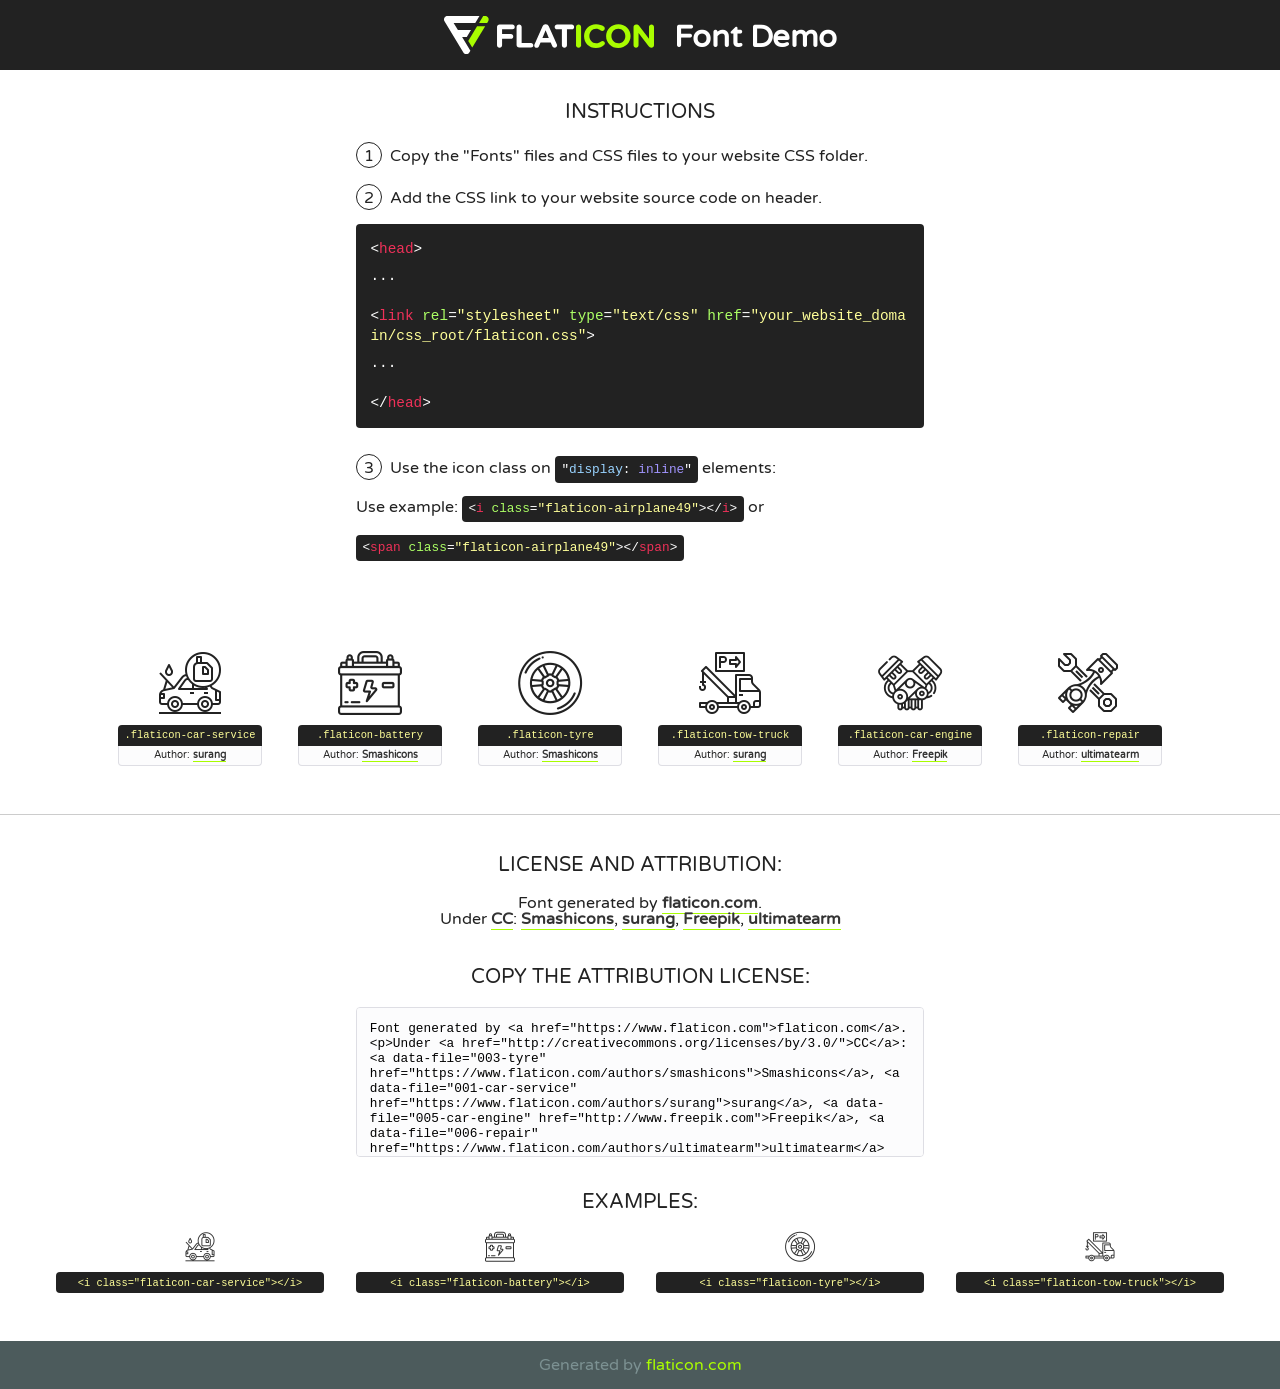
<file: fonts/flaticon/font/flaticon.html>
<!DOCTYPE html>
<!--
  Flaticon icon font: Flaticon
  Creation date: 22/02/2020 23:01
-->
<html>
<!DOCTYPE html>
<html>

<head>
    <title>Flaticon WebFont</title>
    <link href="http://fonts.googleapis.com/css?family=Varela+Round" rel="stylesheet" type="text/css" />
    <link rel="stylesheet" type="text/css" href="flaticon.css">
    <meta charset="UTF-8">
    <style>
    html, body, div, span, applet, object, iframe,
    h1, h2, h3, h4, h5, h6, p, blockquote, pre,
    a, abbr, acronym, address, big, cite, code,
    del, dfn, em, img, ins, kbd, q, s, samp,
    small, strike, strong, sub, sup, tt, var,
    b, u, i, center,
    dl, dt, dd, ol, ul, li,
    fieldset, form, label, legend,
    table, caption, tbody, tfoot, thead, tr, th, td,
    article, aside, canvas, details, embed, 
    figure, figcaption, footer, header, hgroup, 
    menu, nav, output, ruby, section, summary,
    time, mark, audio, video {
        margin: 0;
        padding: 0;
        border: 0;
        font-size: 100%;
        font: inherit;
        vertical-align: baseline;
    }
    /* HTML5 display-role reset for older browsers */
    article, aside, details, figcaption, figure, 
    footer, header, hgroup, menu, nav, section {
        display: block;
    }
    body {
        line-height: 1;
    }
    ol, ul {
        list-style: none;
    }
    blockquote, q {
        quotes: none;
    }
    blockquote:before, blockquote:after,
    q:before, q:after {
        content: '';
        content: none;
    }
    table {
        border-collapse: collapse;
        border-spacing: 0;
    }
    body {
        font-family: 'Varela Round', Helvetica, Arial, sans-serif;
        font-size: 16px;
        color: #222;
    }
    a {
        color: #333;
        border-bottom: 1px solid #a9fd00;
        font-weight: bold;
        text-decoration: none;
    }
    * {
        -moz-box-sizing: border-box;
        -webkit-box-sizing: border-box;
        box-sizing: border-box;
        margin: 0;
        padding: 0;
    }
    [class^="flaticon-"]:before, [class*=" flaticon-"]:before, [class^="flaticon-"]:after, [class*=" flaticon-"]:after {
        font-family: Flaticon;
        font-size: 30px;
        font-style: normal;
        margin-left: 20px;
        color: #333;
    }
    .wrapper {
        max-width: 600px;
        margin: auto;
        padding: 0 1em;
    }
    .title {
        font-size: 1.25em;
        text-align: center;
        margin-bottom: 1em;
        text-transform: uppercase;
    }
    header {
        text-align: center;
        background-color: #222;
        color: #fff;
        padding: 1em;
    }
    header .logo {
        width: 210px;
        height: 38px;
        display: inline-block;
        vertical-align: middle;
        margin-right: 1em;
        border: none;
    }
    header strong {
        font-size: 1.95em;
        font-weight: bold;
        vertical-align: middle;
        margin-top: 5px;
        display: inline-block;
    }
    .demo {
        margin: 2em auto;
        line-height: 1.25em;
    }
    .demo ul li {
        margin-bottom: 1em;
    }
    .demo ul li .num {
        color: #222;
        border-radius: 20px;
        display: inline-block;
        width: 26px;
        padding: 3px;
        height: 26px;
        text-align: center;
        margin-right: 0.5em;
        border: 1px solid #222;
    }
    .demo ul li code {
        background-color: #222;
        border-radius: 4px;
        padding: 0.25em 0.5em;
        display: inline-block;
        color: #fff;
        font-family: Consolas,Monaco,Lucida Console,Liberation Mono,DejaVu Sans Mono,Bitstream Vera Sans Mono,Courier New, monospace;
        font-weight: lighter;
        margin-top: 1em;
        font-size: 0.8em;
        word-break: break-all;
    }
    .demo ul li code.big {
        padding: 1em;
        font-size: 0.9em;
    }
    .demo ul li code .red {
        color: #EF3159;
    }
    .demo ul li code .green {
        color: #ACFF65;
    }
    .demo ul li code .yellow {
        color: #FFFF99;
    }
    .demo ul li code .blue {
        color: #99D3FF;
    }
    .demo ul li code .purple {
        color: #A295FF;
    }
    .demo ul li code .dots {
        margin-top: 0.5em;
        display: block;
    }
    #glyphs {
        border-bottom: 1px solid #ccc;
        padding: 2em 0;
        text-align: center;
    }
    .glyph {
        display: inline-block;
        width: 9em;
        margin: 1em;
        text-align: center;
        vertical-align: top;
        background: #FFF;
    }
    .glyph .glyph-icon {
        padding: 10px;
        display: block;
        font-family:"Flaticon";
        font-size: 64px;
        line-height: 1;
    }
    .glyph .glyph-icon:before {
        font-size: 64px;
        color: #222;
        margin-left: 0;
    }
    .class-name {
        font-size: 0.65em;
        background-color: #222;
        color: #fff;
        border-radius: 4px 4px 0 0;
        padding: 0.5em;
        color: #FFFF99;
        font-family: Consolas,Monaco,Lucida Console,Liberation Mono,DejaVu Sans Mono,Bitstream Vera Sans Mono,Courier New, monospace;
    }
    .author-name {
        font-size: 0.6em;
        background-color: #fcfcfd;
        border: 1px solid #DEDEE4;
        border-top: 0;
        border-radius: 0 0 4px 4px;
        padding: 0.5em;
    }
    .class-name:last-child {
        font-size: 10px;
        color:#888;
    }
    .class-name:last-child a {
        font-size: 10px;
        color:#555;
    }
    .class-name:last-child a:hover {
        color:#a9fd00;
    }
    .glyph > input {
        display: block;
        width: 100px;
        margin: 5px auto;
        text-align: center;
        font-size: 12px;
        cursor: text;
    }
    .glyph > input.icon-input {
        font-family:"Flaticon";
        font-size: 16px;
        margin-bottom: 10px;
    }
    .attribution .title {
        margin-top: 2em;
    }
    .attribution textarea {
        background-color: #fcfcfd;
        padding: 1em;
        border: none;
        box-shadow: none;
        border: 1px solid #DEDEE4;
        border-radius: 4px;
        resize: none;
        width: 100%;
        height: 150px;
        font-size: 0.8em;
        font-family: Consolas,Monaco,Lucida Console,Liberation Mono,DejaVu Sans Mono,Bitstream Vera Sans Mono,Courier New, monospace;
        -webkit-appearance: none;
    }
    .iconsuse {
        margin: 2em auto;
        text-align: center;
        max-width: 1200px;
    }
    .iconsuse:after {
        content: '';
        display: table;
        clear: both;
    }
    .iconsuse .image {
        float: left;
        width: 25%;
        padding: 0 1em;
    }
    .iconsuse .image p {
        margin-bottom: 1em;
    }
    .iconsuse .image span {
        display: block;
        font-size: 0.65em;
        background-color: #222;
        color: #fff;
        border-radius: 4px;
        padding: 0.5em;
        color: #FFFF99;
        margin-top: 1em;
        font-family: Consolas,Monaco,Lucida Console,Liberation Mono,DejaVu Sans Mono,Bitstream Vera Sans Mono,Courier New, monospace;
    }
    #footer {
        text-align: center;
        background-color: #4C5B5C;
        color: #7c9192;
        padding: 1em;
    }
    #footer a {
        border: none;
        color: #a9fd00;
        font-weight: normal;
    }
    @media (max-width: 960px) {
        .iconsuse .image {
            width: 50%;
        }
    }
    @media (max-width: 560px) {
        .iconsuse .image {
            width: 100%;
        }
    }
    </style>
</head>

<body class="characters-off">

    <header>
        <a href="https://www.flaticon.com" target="_blank" class="logo">
            <svg version="1.1" xmlns="http://www.w3.org/2000/svg" xmlns:xlink="http://www.w3.org/1999/xlink" xmlns:a="http://ns.adobe.com/AdobeSVGViewerExtensions/3.0/" viewBox="0 0 560.875 102.036" enable-background="new 0 0 560.875 102.036" xml:space="preserve">
                <defs>
                </defs>
                <g>
                    <g class="letters">
                        <path fill="#ffffff" d="M141.596,29.675c0-3.777,2.985-6.767,6.764-6.767h34.438c3.426,0,6.15,2.728,6.15,6.15
                        c0,3.43-2.724,6.149-6.15,6.149h-27.674v13.091h23.719c3.429,0,6.151,2.724,6.151,6.15c0,3.43-2.723,6.149-6.151,6.149h-23.719
                        v17.574c0,3.773-2.986,6.761-6.764,6.761c-3.779,0-6.764-2.989-6.764-6.761V29.675z"></path>
                        <path fill="#ffffff" d="M193.844,29.149c0-3.781,2.985-6.767,6.764-6.767c3.776,0,6.763,2.985,6.763,6.767v42.957h25.039
                        c3.426,0,6.149,2.726,6.149,6.153c0,3.425-2.723,6.15-6.149,6.15h-31.802c-3.779,0-6.764-2.986-6.764-6.768V29.149z"></path>
                        <path fill="#ffffff" d="M241.891,75.71l21.438-48.407c1.492-3.341,4.215-5.357,7.906-5.357h0.792
                        c3.686,0,6.323,2.017,7.815,5.357l21.439,48.407c0.436,0.967,0.701,1.845,0.701,2.723c0,3.602-2.809,6.501-6.414,6.501
                        c-3.161,0-5.269-1.845-6.499-4.655l-4.132-9.661h-27.059l-4.301,10.102c-1.144,2.631-3.426,4.214-6.237,4.214
                        c-3.517,0-6.24-2.81-6.24-6.325C241.1,77.64,241.451,76.677,241.891,75.71z M279.932,58.666l-8.521-20.297l-8.526,20.297H279.932
                        z"></path>
                        <path fill="#ffffff" d="M314.864,35.387H301.86c-3.429,0-6.239-2.813-6.239-6.238c0-3.429,2.811-6.24,6.239-6.24h39.533
                        c3.426,0,6.237,2.811,6.237,6.24c0,3.425-2.811,6.238-6.237,6.238h-13.001v42.785c0,3.773-2.99,6.761-6.764,6.761
                        c-3.779,0-6.764-2.989-6.764-6.761V35.387z"></path>
                        <path fill="#A9FD00" d="M352.615,29.149c0-3.781,2.985-6.767,6.767-6.767c3.774,0,6.761,2.985,6.761,6.767v49.024
                        c0,3.773-2.987,6.761-6.761,6.761c-3.781,0-6.767-2.989-6.767-6.761V29.149z"></path>
                        <path fill="#A9FD00" d="M374.132,53.836v-0.179c0-17.481,13.178-31.801,32.065-31.801c9.22,0,15.459,2.458,20.557,6.238
                        c1.402,1.054,2.637,2.985,2.637,5.357c0,3.692-2.985,6.59-6.681,6.59c-1.845,0-3.071-0.702-4.044-1.319
                        c-3.776-2.813-7.729-4.393-12.562-4.393c-10.364,0-17.831,8.611-17.831,19.154v0.173c0,10.542,7.291,19.329,17.831,19.329
                        c5.715,0,9.492-1.756,13.359-4.834c1.049-0.874,2.458-1.491,4.039-1.491c3.429,0,6.325,2.813,6.325,6.236
                        c0,2.106-1.056,3.78-2.282,4.834c-5.539,4.834-12.036,7.733-21.878,7.733C387.572,85.464,374.132,71.493,374.132,53.836z"></path>
                        <path fill="#A9FD00" d="M433.009,53.836v-0.179c0-17.481,13.79-31.801,32.766-31.801c18.981,0,32.592,14.143,32.592,31.628v0.173
                        c0,17.483-13.785,31.807-32.769,31.807C446.625,85.464,433.009,71.32,433.009,53.836z M484.224,53.836v-0.179
                        c0-10.539-7.725-19.326-18.626-19.326c-10.893,0-18.449,8.611-18.449,19.154v0.173c0,10.542,7.73,19.329,18.626,19.329
                        C476.676,72.986,484.224,64.378,484.224,53.836z"></path>
                        <path fill="#A9FD00" d="M506.233,29.321c0-3.774,2.99-6.763,6.767-6.763h1.401c3.252,0,5.183,1.583,7.029,3.953l26.093,34.265
                        V29.059c0-3.692,2.99-6.677,6.681-6.677c3.683,0,6.671,2.985,6.671,6.677v48.934c0,3.78-2.987,6.765-6.764,6.765h-0.436
                        c-3.257,0-5.188-1.581-7.034-3.953l-27.056-35.492v32.944c0,3.687-2.985,6.676-6.678,6.676c-3.683,0-6.673-2.989-6.673-6.676
                        V29.321z"></path>
                    </g>
                    <g class="insignia">
                        <path fill="#ffffff" d="M48.372,56.137h12.517l11.156-18.537H37.186L25.688,18.539h57.825L94.668,0H9.271
                        C5.925,0,2.842,1.801,1.198,4.716c-1.644,2.907-1.593,6.482,0.134,9.343l50.38,83.501c1.678,2.781,4.689,4.476,7.938,4.476
                        c3.246,0,6.257-1.695,7.935-4.476l2.898-4.804L48.372,56.137z"></path>
                        <g class="i">
                            <path fill="#A9FD00" d="M93.575,18.539h0.031v0.004l21.652,0.004l2.705-4.488c1.727-2.861,1.778-6.436,0.133-9.343
                            C116.454,1.801,113.371,0,110.026,0h-5.294L93.575,18.539z"></path>
                            <polygon fill="#A9FD00" points="88.291,27.356 64.725,66.486 75.519,84.404 109.942,27.356"></polygon>
                        </g>
                    </g>
                </g>
            </svg>
        </a>
        <strong>Font Demo</strong>
    </header>


    <section class="demo wrapper">

        <p class="title">Instructions</p>

        <ul>
            <li>
                <span class="num">1</span>Copy the "Fonts" files and CSS files to your website CSS folder.
            </li>
            <li>
                <span class="num">2</span>Add the CSS link to your website source code on header.
                <code class="big">
                    &lt;<span class="red">head</span>&gt;
                    <br/><span class="dots">...</span>
                    <br/>&lt;<span class="red">link</span> <span class="green">rel</span>=<span class="yellow">"stylesheet"</span> <span class="green">type</span>=<span class="yellow">"text/css"</span> <span class="green">href</span>=<span class="yellow">"your_website_domain/css_root/flaticon.css"</span>&gt;
                    <br/><span class="dots">...</span>
                    <br/>&lt;/<span class="red">head</span>&gt;
                </code>
            </li>

            <li>
                <p>
                    <span class="num">3</span>Use the icon class on <code>"<span class="blue">display</span>:<span class="purple"> inline</span>"</code> elements:
                    <br />
                    Use example: <code>&lt;<span class="red">i</span> <span class="green">class</span>=<span class="yellow">&quot;flaticon-airplane49&quot;</span>&gt;&lt;/<span class="red">i</span>&gt;</code> or <code>&lt;<span class="red">span</span> <span class="green">class</span>=<span class="yellow">&quot;flaticon-airplane49&quot;</span>&gt;&lt;/<span class="red">span</span>&gt;</code>
            </li>
        </ul>

    </section>




   <section id="glyphs">          
    
      
        <div class="glyph"><div class="glyph-icon flaticon-car-service"></div>
            <div class="class-name">.flaticon-car-service</div>
            <div class="author-name">Author: <a data-file="001-car-service" href="https://www.flaticon.com/authors/surang">surang</a> </div> 
        </div>        
        
        <div class="glyph"><div class="glyph-icon flaticon-battery"></div>
            <div class="class-name">.flaticon-battery</div>
            <div class="author-name">Author: <a data-file="002-battery" href="https://www.flaticon.com/authors/smashicons">Smashicons</a> </div> 
        </div>        
        
        <div class="glyph"><div class="glyph-icon flaticon-tyre"></div>
            <div class="class-name">.flaticon-tyre</div>
            <div class="author-name">Author: <a data-file="003-tyre" href="https://www.flaticon.com/authors/smashicons">Smashicons</a> </div> 
        </div>        
        
        <div class="glyph"><div class="glyph-icon flaticon-tow-truck"></div>
            <div class="class-name">.flaticon-tow-truck</div>
            <div class="author-name">Author: <a data-file="004-tow-truck" href="https://www.flaticon.com/authors/surang">surang</a> </div> 
        </div>        
        
        <div class="glyph"><div class="glyph-icon flaticon-car-engine"></div>
            <div class="class-name">.flaticon-car-engine</div>
            <div class="author-name">Author: <a data-file="005-car-engine" href="http://www.freepik.com">Freepik</a> </div> 
        </div>        
        
        <div class="glyph"><div class="glyph-icon flaticon-repair"></div>
            <div class="class-name">.flaticon-repair</div>
            <div class="author-name">Author: <a data-file="006-repair" href="https://www.flaticon.com/authors/ultimatearm">ultimatearm</a> </div> 
        </div>        
        

    </section>



    <section class="attribution wrapper"   style="text-align:center;">

      <div class="title">License and attribution:</div><div class="attrDiv">Font generated by <a href="https://www.flaticon.com">flaticon.com</a>. <div><p>Under <a href="http://creativecommons.org/licenses/by/3.0/">CC</a>: <a data-file="003-tyre" href="https://www.flaticon.com/authors/smashicons">Smashicons</a>, <a data-file="001-car-service" href="https://www.flaticon.com/authors/surang">surang</a>, <a data-file="005-car-engine" href="http://www.freepik.com">Freepik</a>, <a data-file="006-repair" href="https://www.flaticon.com/authors/ultimatearm">ultimatearm</a></p>  </div>
      </div>
      <div class="title">Copy the Attribution License:</div>

    <textarea onclick="this.focus();this.select();">Font generated by &lt;a href=&quot;https://www.flaticon.com&quot;&gt;flaticon.com&lt;/a&gt;. <p>Under <a href="http://creativecommons.org/licenses/by/3.0/">CC</a>: <a data-file="003-tyre" href="https://www.flaticon.com/authors/smashicons">Smashicons</a>, <a data-file="001-car-service" href="https://www.flaticon.com/authors/surang">surang</a>, <a data-file="005-car-engine" href="http://www.freepik.com">Freepik</a>, <a data-file="006-repair" href="https://www.flaticon.com/authors/ultimatearm">ultimatearm</a></p>  
     </textarea>

    </section>

    <section class="iconsuse">

          <div class="title">Examples:</div>            
             
            <div class="image">
                <p>
                    <i class="glyph-icon flaticon-car-service"></i> 
                    <span>&lt;i class=&quot;flaticon-car-service&quot;&gt;&lt;/i&gt;</span>
                </p>
            </div>
            
            <div class="image">
                <p>
                    <i class="glyph-icon flaticon-battery"></i> 
                    <span>&lt;i class=&quot;flaticon-battery&quot;&gt;&lt;/i&gt;</span>
                </p>
            </div>
            
            <div class="image">
                <p>
                    <i class="glyph-icon flaticon-tyre"></i> 
                    <span>&lt;i class=&quot;flaticon-tyre&quot;&gt;&lt;/i&gt;</span>
                </p>
            </div>
            
            <div class="image">
                <p>
                    <i class="glyph-icon flaticon-tow-truck"></i> 
                    <span>&lt;i class=&quot;flaticon-tow-truck&quot;&gt;&lt;/i&gt;</span>
                </p>
            </div>
                       
        </div>
                            
    </section>

<div id="footer">
    <div>Generated by <a href="https://www.flaticon.com">flaticon.com</a>
    </div>
</div>



</body>
</html>
</file>
<file: css/flaticon.css>
/*
  	Flaticon icon font: Flaticon
  	Creation date: 22/02/2020 23:01
  	*/


@font-face {
  font-family: "Flaticon";
  src: url("../fonts/flaticon/font/Flaticon.eot");
  src: url("../fonts/flaticon/font/Flaticon.eot?#iefix") format("embedded-opentype"),
       url("../fonts/flaticon/font/Flaticon.woff") format("woff"),
       url("../fonts/flaticon/font/Flaticon.ttf") format("truetype"),
       url("../fonts/flaticon/font/Flaticon.svg#Flaticon") format("svg");
  font-weight: normal;
  font-style: normal;
}

@media screen and (-webkit-min-device-pixel-ratio:0) {
  @font-face {
    font-family: "Flaticon";
    src: url("../fonts/flaticon/font/Flaticon.svg#Flaticon") format("svg");
  }
}

[class^="flaticon-"]:before, [class*=" flaticon-"]:before,
[class^="flaticon-"]:after, [class*=" flaticon-"]:after {   
  font-family: Flaticon;
  font-style: normal;
  font-weight: normal;
  font-variant: normal;
  text-transform: none;
  line-height: 1;

  /* Better Font Rendering =========== */
  -webkit-font-smoothing: antialiased;
  -moz-osx-font-smoothing: grayscale;
}

.flaticon-car-service:before { content: "\f100"; }
.flaticon-battery:before { content: "\f101"; }
.flaticon-tyre:before { content: "\f102"; }
.flaticon-tow-truck:before { content: "\f103"; }
.flaticon-car-engine:before { content: "\f104"; }
.flaticon-repair:before { content: "\f105"; }
</file>
<file: css/booking.css>
.booking-header {
    border-bottom: 1px solid #e5e1dc;
    background: #fff;
}

.booking-nav,
.booking-nav nav {
    display: flex;
    flex-wrap: wrap;
    align-items: center;
    gap: .5rem 1.25rem;
}

.booking-nav {
    justify-content: space-between;
    padding-top: .75rem;
    padding-bottom: .75rem;
}

.booking-nav nav a {
    color: #292929;
}

.booking-nav nav a[aria-current="page"] {
    text-decoration: underline;
    text-underline-offset: .25em;
}

.booking-main {
    color: #333;
}

.booking-panel {
    height: 100%;
    padding: clamp(1rem, 3vw, 1.75rem);
    border: 1px solid #e5e1dc;
    border-radius: .5rem;
    background: #fff;
}

.booking-main h2 {
    font-size: 1.5rem;
}

.booking-main input.form-control,
.booking-main select.form-control {
    min-height: 44px;
}

.booking-item {
    padding: 1rem 0;
    border-top: 1px solid #e5e1dc;
    overflow-wrap: anywhere;
}

.booking-item h3 {
    font-size: 1.1rem;
    font-weight: 600;
}

.booking-item p {
    margin-bottom: .25rem;
    white-space: pre-wrap;
}

.booking-main :focus-visible,
.booking-header :focus-visible {
    outline: 2px solid #864900;
    outline-offset: 3px;
}
</file>
<file: fonts/flaticon/font/flaticon.css>
/*
  	Flaticon icon font: Flaticon
  	Creation date: 22/02/2020 23:01
  	*/

@font-face {
  font-family: "Flaticon";
  src: url("./Flaticon.eot");
  src: url("./Flaticon.eot?#iefix") format("embedded-opentype"),
       url("./Flaticon.woff2") format("woff2"),
       url("./Flaticon.woff") format("woff"),
       url("./Flaticon.ttf") format("truetype"),
       url("./Flaticon.svg#Flaticon") format("svg");
  font-weight: normal;
  font-style: normal;
}

@media screen and (-webkit-min-device-pixel-ratio:0) {
  @font-face {
    font-family: "Flaticon";
    src: url("./Flaticon.svg#Flaticon") format("svg");
  }
}

[class^="flaticon-"]:before, [class*=" flaticon-"]:before,
[class^="flaticon-"]:after, [class*=" flaticon-"]:after {   
  font-family: Flaticon;
        font-size: 20px;
font-style: normal;
margin-left: 20px;
}

.flaticon-car-service:before { content: "\f100"; }
.flaticon-battery:before { content: "\f101"; }
.flaticon-tyre:before { content: "\f102"; }
.flaticon-tow-truck:before { content: "\f103"; }
.flaticon-car-engine:before { content: "\f104"; }
.flaticon-repair:before { content: "\f105"; }
</file>
